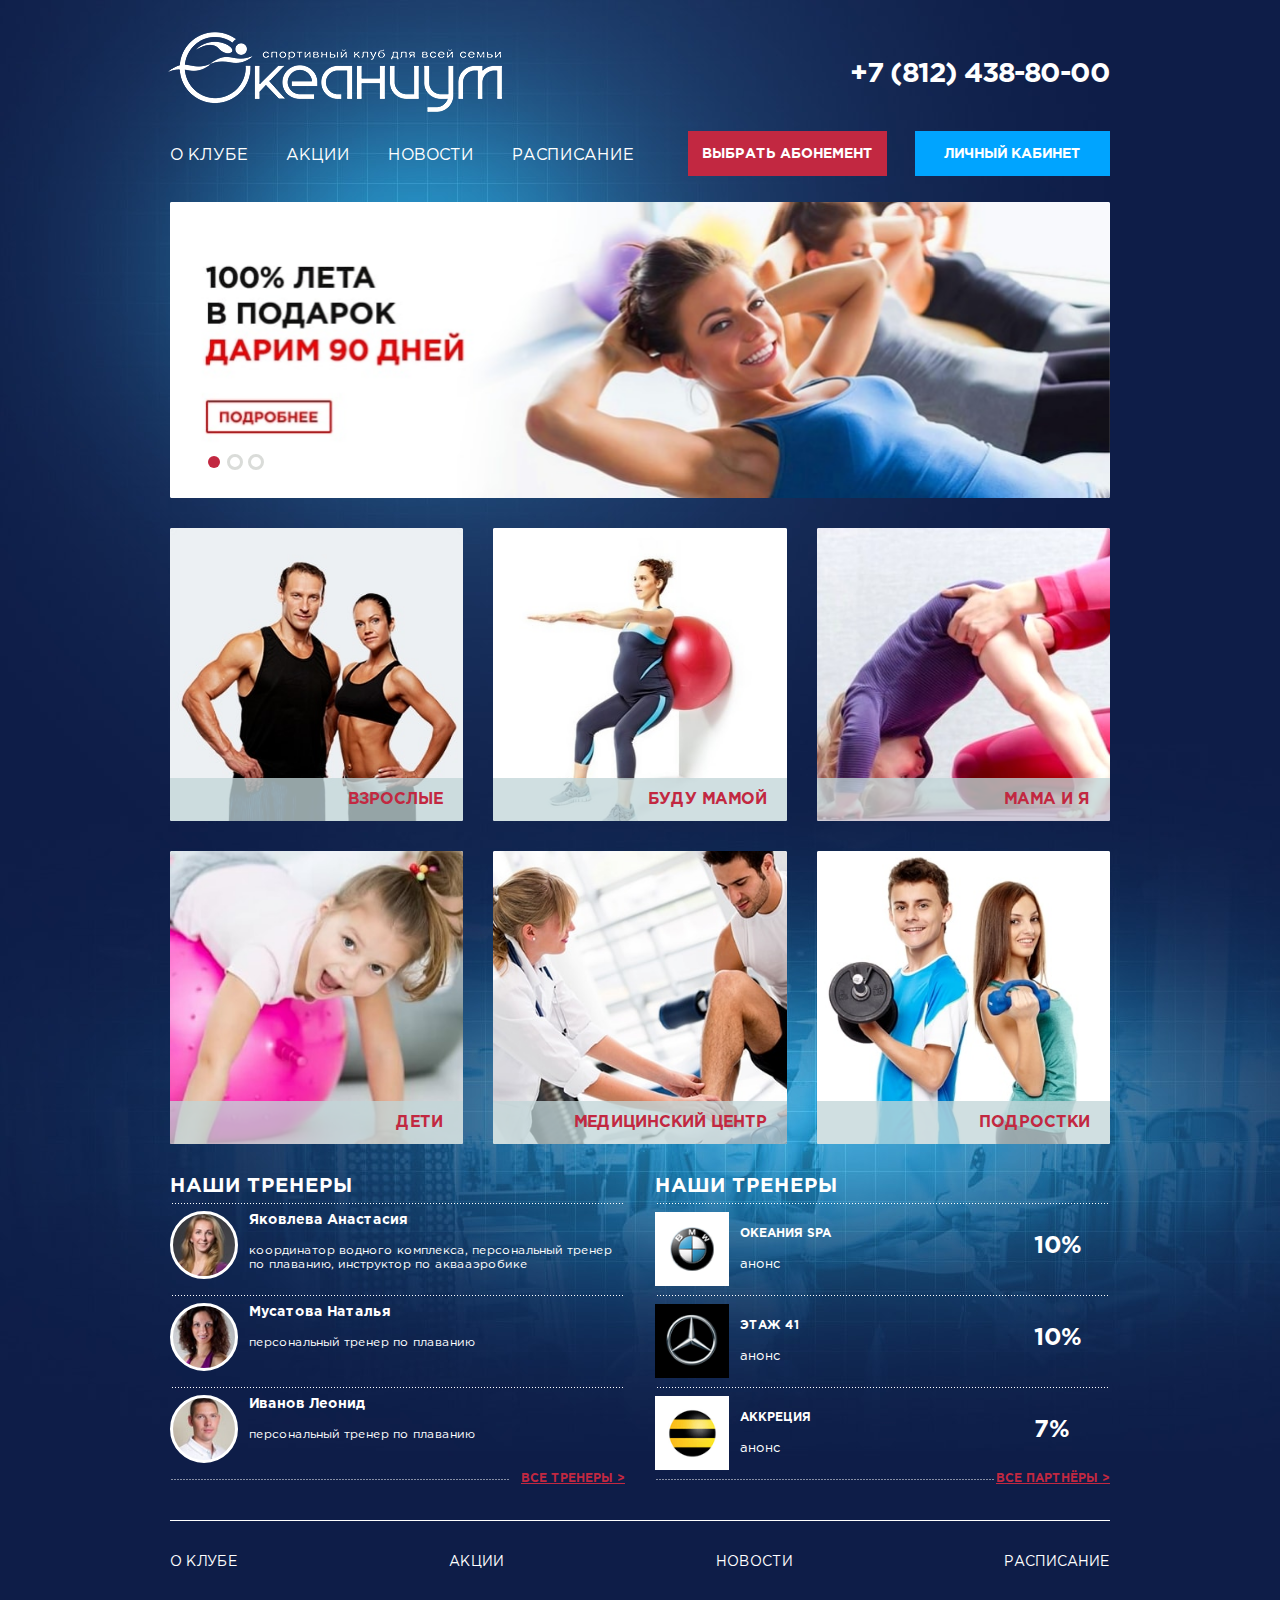
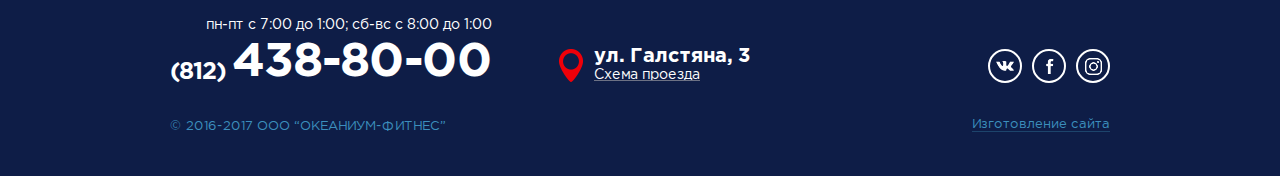
<file: index.html>
﻿<!DOCTYPE html>
<html>
<head>
	<title>Океаниум</title>
	<meta charset="utf-8">
	<meta name="viewport" content="width=device-width, user-scalable=yes">
	<!--<link href="./favicon.ico" rel="shortcut icon">-->
	<link href="./css/style.css" rel="stylesheet">
	<!--[if IE 8]>
		<script src="http://html5shiv.googlecode.com/svn/trunk/html5.js"></script>
	<![endif]-->
</head>
<body>
	<div class="wrapper">
		<header class="header">
			<a href="#" class="header--logo"></a>
			<h4 class="header--phone ya-phone">
				<a href="tel:+78124388000">+7 (812) 438-80-00</a>
			</h4>
			<nav class="nav">
				<a href="#">О клубе</a>
				<a href="#">Акции</a>
				<a href="#">Новости</a>
				<a href="#">Расписание</a>
			</nav>
			<div class="header__rc">
				<a href="#" class="header--button header--button_subscription">Выбрать абонемент</a>
				<div class="header--group">
					<button class="header--button header--button_personal">Личный кабинет</button>
					<div class="personal__drop">
						<input type="text" placeholder="Телефон">
						<input type="password" placeholder="Пароль">
						<a href="#" class="recover">Получить пароль</a>
						<input type="submit" value="Вход">
					</div>
				</div>
			</div>
		</header>
		<div class="content">
			<div class="introduction" data-ratio data-desktop-ratio="0.2354" data-tablet-ratio="0.3153" data-mobile-ratio="0.6666">
				<a href="#" class="item scale">
					<img data-desktop-image="./pic/intro-1-desktop.jpg" data-tablet-image="./pic/intro-1-tablet.jpg" data-mobile-image="./pic/intro-1-mobile.jpg" class="adaptive-image" alt="">
				</a>
				<a href="#" class="item scale">
					<img data-desktop-image="./pic/intro-1-desktop.jpg" data-tablet-image="./pic/intro-1-tablet.jpg" data-mobile-image="./pic/intro-1-mobile.jpg" class="adaptive-image" alt="">
				</a>
				<a href="#" class="item scale">
					<img data-desktop-image="./pic/intro-1-desktop.jpg" data-tablet-image="./pic/intro-1-tablet.jpg" data-mobile-image="./pic/intro-1-mobile.jpg" class="adaptive-image" alt="">
				</a>
			</div>
			<div class="catalog-grid" data-ratio data-desktop-ratio="1" data-tablet-ratio="1" data-mobile-ratio="1">
				<div class="catalog-grid--item">
					<a href="#" class="item-card">
						<h5>Взрослые</h5>
						<div class="pic scale">
							<img src="./pic/card-1.jpg" width="359" height="359" class="img-cover" alt="">
						</div>
					</a>
				</div>
				<div class="catalog-grid--item">
					<a href="#" class="item-card">
						<h5>Буду мамой</h5>
						<div class="pic scale">
							<img src="./pic/card-2.jpg" width="359" height="359" class="img-cover" alt="">
						</div>
					</a>
				</div>
				<div class="catalog-grid--item">
					<a href="#" class="item-card">
						<h5>Мама и я</h5>
						<div class="pic scale">
							<img src="./pic/card-3.jpg" width="359" height="359" class="img-cover" alt="">
						</div>
					</a>
				</div>
				<div class="catalog-grid--item">
					<a href="#" class="item-card">
						<h5>Дети</h5>
						<div class="pic scale">
							<img src="./pic/card-4.jpg" width="359" height="359" class="img-cover" alt="">
						</div>
					</a>
				</div>
				<div class="catalog-grid--item">
					<a href="#" class="item-card">
						<h5>медицинский центр</h5>
						<div class="pic scale">
							<img src="./pic/card-5.jpg" width="359" height="359" class="img-cover" alt="">
						</div>
					</a>
				</div>
				<div class="catalog-grid--item">
					<a href="#" class="item-card">
						<h5>Подростки</h5>
						<div class="pic scale">
							<img src="./pic/card-6.jpg" width="359" height="359" class="img-cover" alt="">
						</div>
					</a>
				</div>
				<!--<div class="catalog-grid--item catalog-grid--item_wide">
					<div class="item-list">
						<h3>Новости</h3>
						<div class="item-list__new">
							<h6>23.05.2017</h6>
							<p><a href="#">SUPP Pilates. Новый урок на новом оборудовании в бассейне.</a></p>
						</div>
						<div class="item-list__new">
							<h6>23.05.2017</h6>
							<p><a href="#">Международная конвенция по аквафитнесу WWIC 2017</a></p>
						</div>
						<div class="item-list__new">
							<h6>23.05.2017</h6>
							<p><a href="#">SUPP Pilates. Новый урок на новом оборудовании в бассейне.</a></p>
						</div>
						<a href="#" class="item-list--all">Все новости ></a>
					</div>
				</div>-->
				<div class="catalog-grid--item catalog-grid--item_wide">
					<div class="item-list">
						<h3>Наши тренеры</h3>
						<div class="item-list__coach">
							<div class="pic">
								<img src="./pic/coach-1.jpg" width="75" height="75" class="img-cover" alt="">
							</div>
							<h4>Яковлева Анастасия</h4>
							<p>координатор водного комплекса, персональный тренер по плаванию, инструктор по аквааэробике</p>
						</div>
						<div class="item-list__coach">
							<div class="pic">
								<img src="./pic/coach-2.jpg" width="75" height="75" class="img-cover" alt="">
							</div>
							<h4>Мусатова Наталья</h4>
							<p>персональный тренер по плаванию</p>
						</div>
						<div class="item-list__coach">
							<div class="pic">
								<img src="./pic/coach-3.jpg" width="75" height="75" class="img-cover" alt="">
							</div>
							<h4>Иванов Леонид</h4>
							<p>персональный тренер по плаванию</p>
						</div>
						<a href="#" class="item-list--all">Все тренеры ></a>
					</div>
				</div>
				<div class="catalog-grid--item catalog-grid--item_wide">
					<div class="item-list">
						<h3>Наши тренеры</h3>
						<div class="item-list__partner">
							<div class="pic">
								<img src="./pic/bmw-icon.png" width="88" height="88" class="img-cover" alt="">
							</div>
							<p>ОКЕАНИЯ SPA <span>анонс</span></p>
							<h5>10%</h5>
						</div>
						<div class="item-list__partner">
							<div class="pic">
								<img src="./pic/mersedes-icon.png" width="88" height="88" class="img-cover" alt="">
							</div>
							<p>ЭТАЖ 41 <span>анонс</span></p>
							<h5>10%</h5>
						</div>
						<div class="item-list__partner">
							<div class="pic">
								<img src="./pic/beeline-icon.png" width="88" height="88" class="img-cover" alt="">
							</div>
							<p>АККРЕЦИЯ <span>анонс</span></p>
							<h5>7%</h5>
						</div>
						<a href="#" class="item-list--all">Все партнёры ></a>
					</div>
				</div>
			</div>
		</div>
		<div class="footer-clear"></div>
	</div>
	<footer class="footer">
		<div class="footer__row">
			<div class="footer--contacts">
				<p>пн-пт с 7:00 до 1:00; сб-вс с 8:00 до 1:00</p>
				<h5><a href="tel:+78124388000"><span>(812)</span> 438-80-00</a></h5>
			</div>
			<div class="footer--address">
				<h5>ул. Галстяна, 3</h5>
				<p><a href="#">Схема проезда</a></p>
			</div>
			<div class="footer--social">
				<a href="#" class="vk-icon"></a>
				<a href="#" class="fb-icon"></a>
				<a href="#" class="in-icon"></a>
			</div>
			<p class="footer--copy">© 2016-2017 ООО “ОКЕАНИУМ-ФИТНЕС”</p>
			<div class="footer--nav">
				<a href="#">О клубе</a>
				<a href="#">Акции</a>
				<a href="#">Новости</a>
				<a href="#">Расписание</a>
			</div>
			<a href="#" class="footer--author">Изготовление сайта</a>
		</div>
	</footer>
	<script src="./js/libs.js"></script>
	<script src="./js/scripts.js"></script>
</body>
</html>
</file>
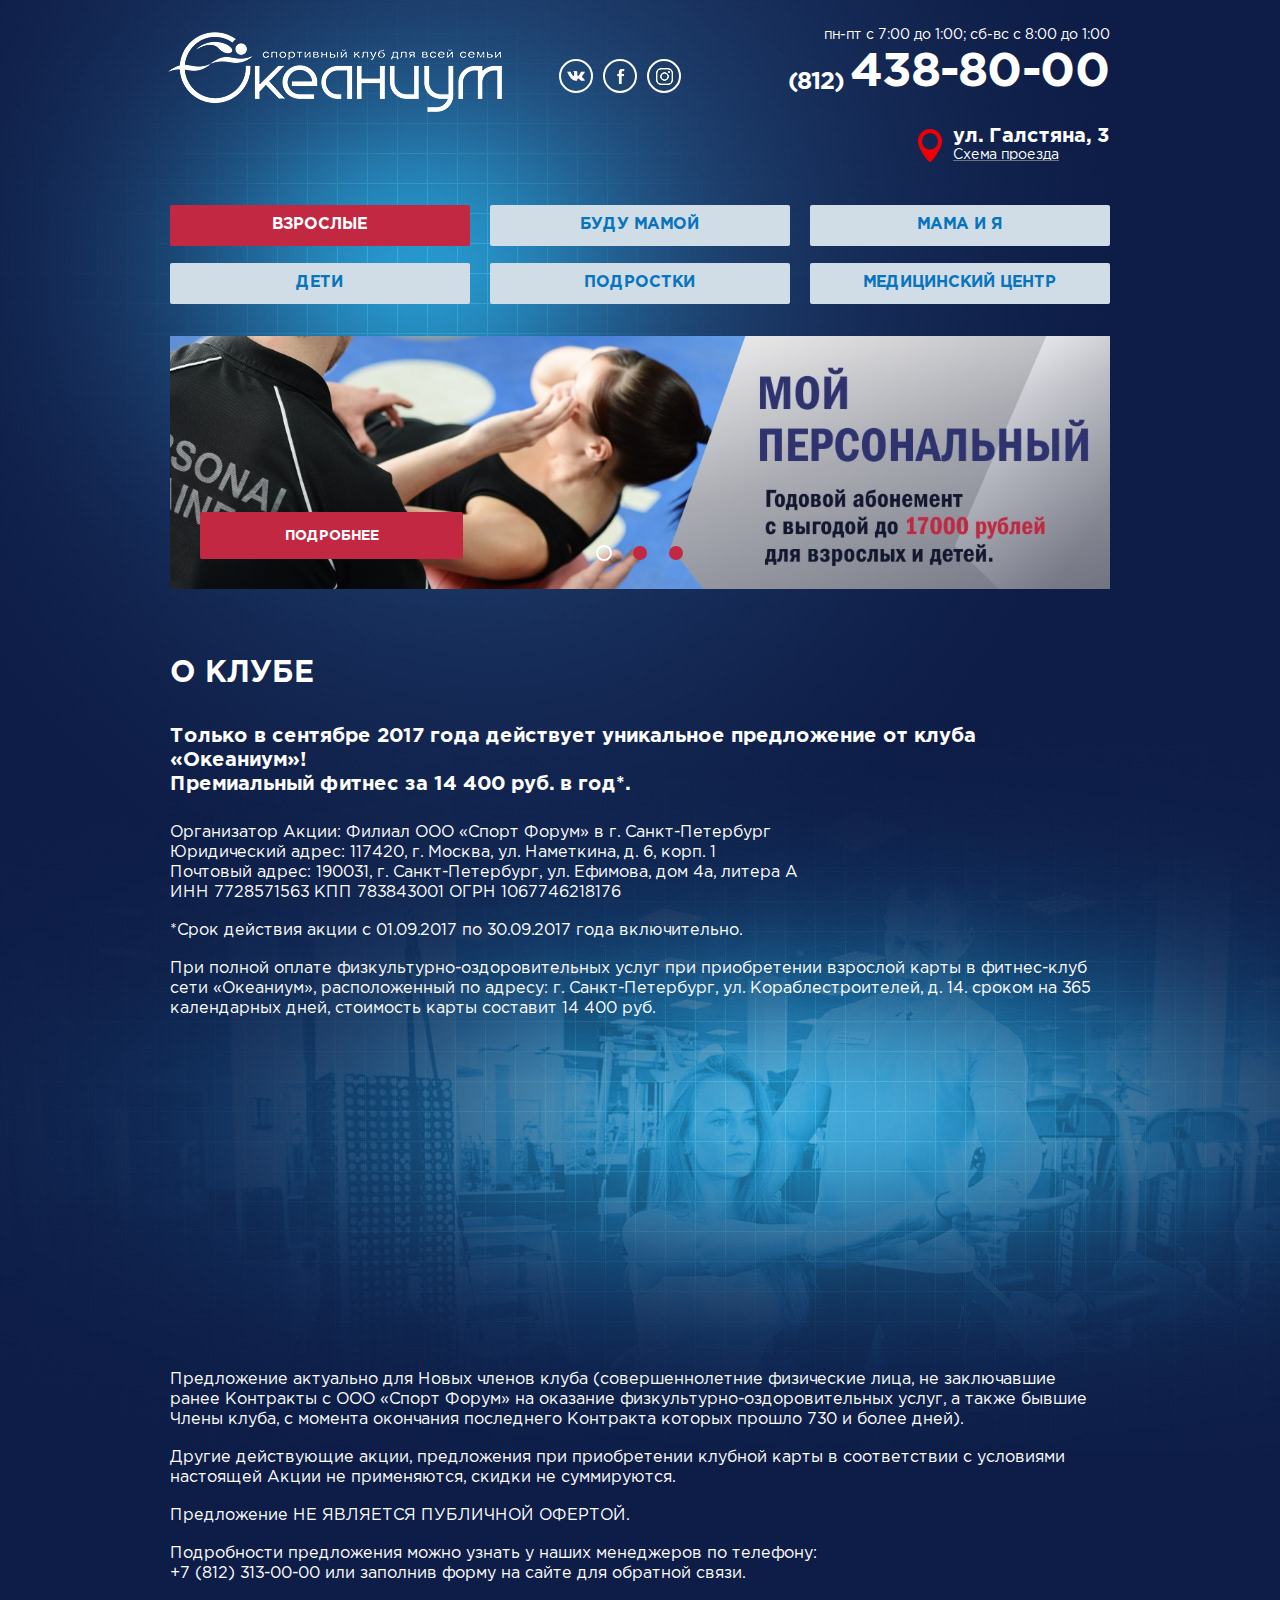
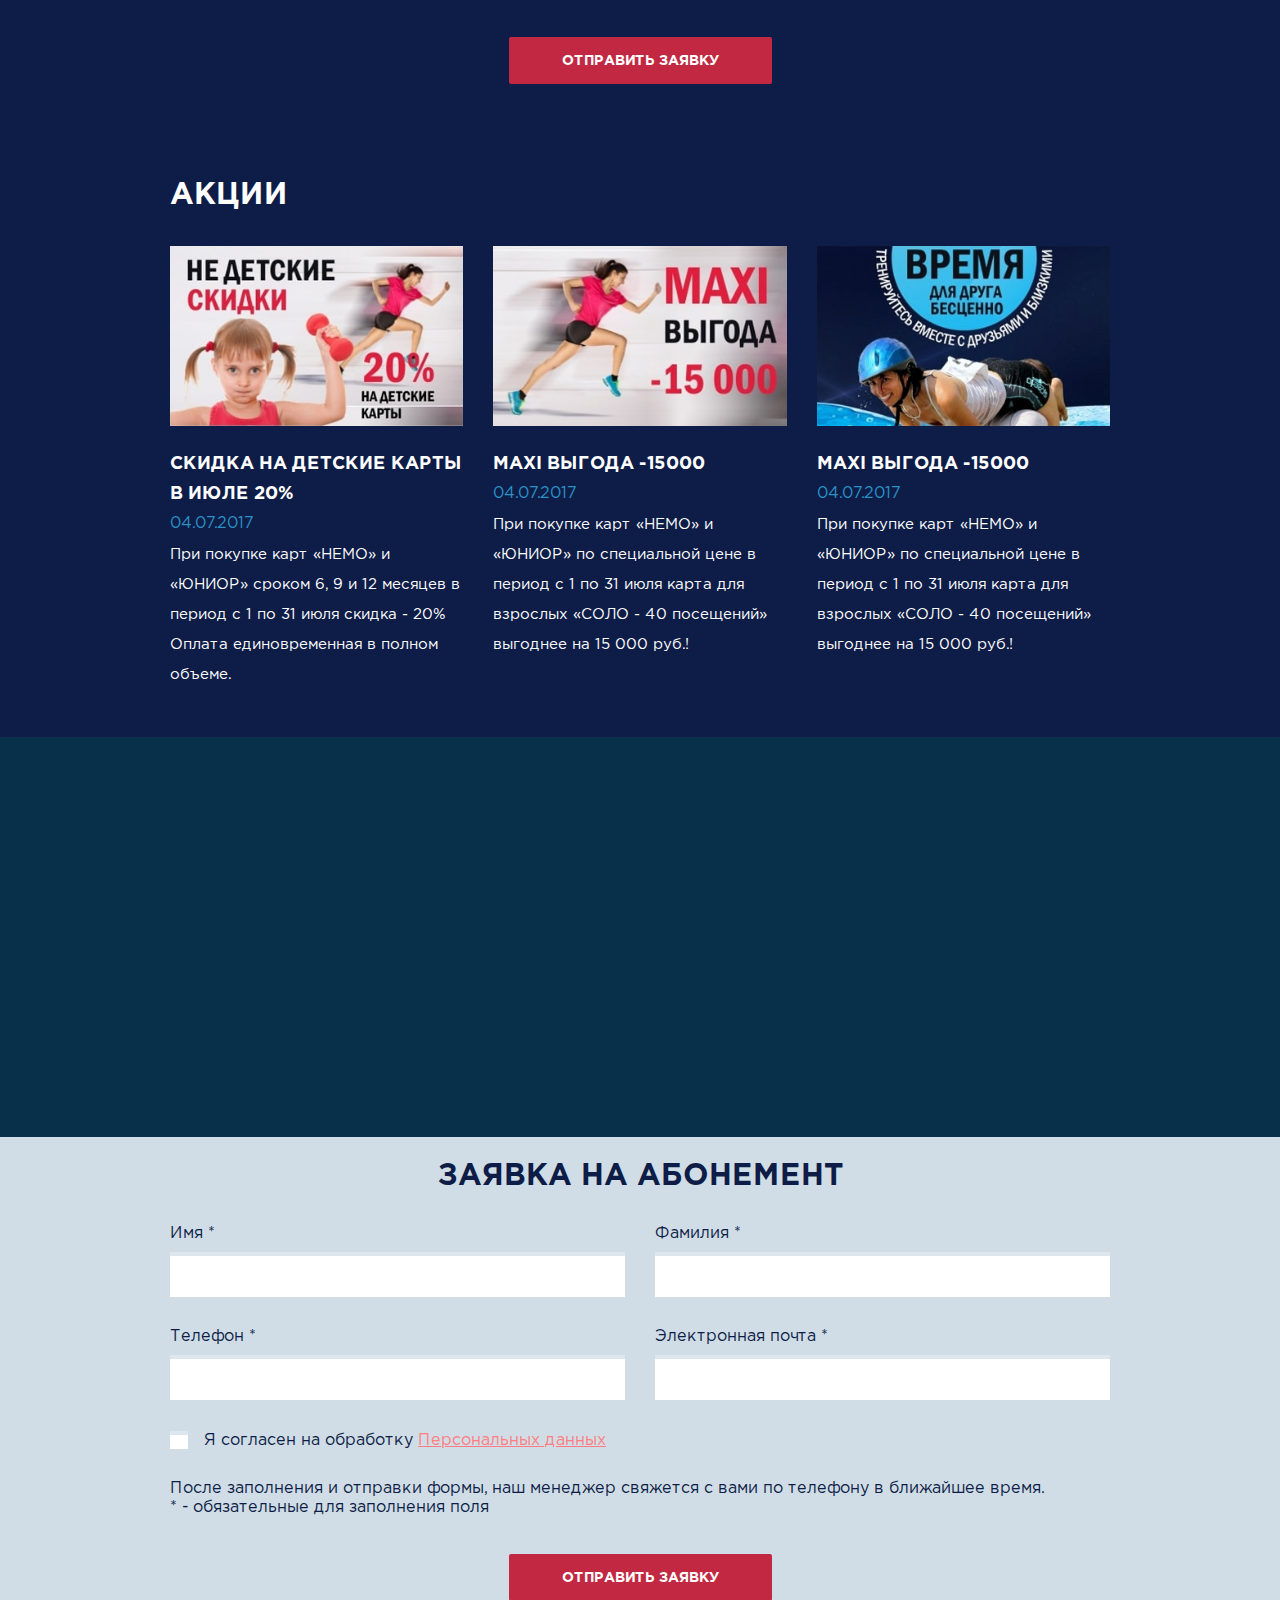
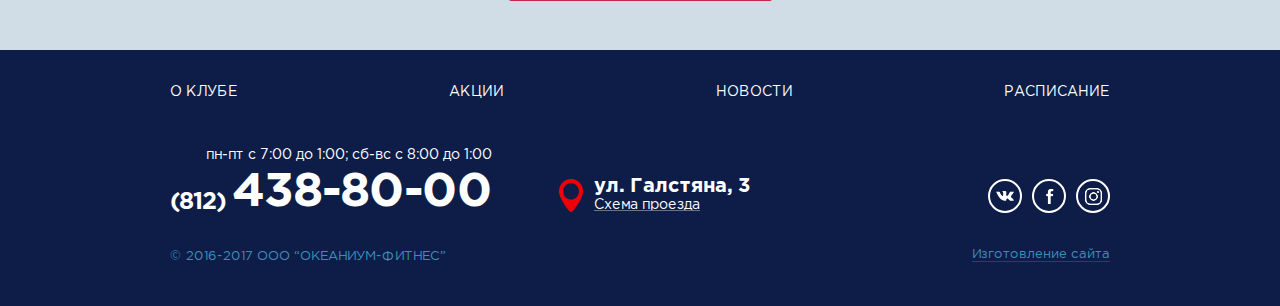
<file: about.html>
﻿<!DOCTYPE html>
<html>
<head>
	<title>Океаниум</title>
	<meta charset="utf-8">
	<meta name="viewport" content="width=device-width, user-scalable=yes">
	<!--<link href="./favicon.ico" rel="shortcut icon">-->
	<link href="./css/style.css" rel="stylesheet">
	<!--[if IE 8]>
		<script src="http://html5shiv.googlecode.com/svn/trunk/html5.js"></script>
	<![endif]-->
</head>
<body class="page_custom">
	<div class="wrapper">
		<header class="header">
			<a href="#" class="header--logo" data-open="gift"></a>
			<nav class="nav">
				<a href="#">О клубе</a>
				<a href="#">Акции</a>
				<a href="#">Новости</a>
				<a href="#">Расписание</a>
			</nav>
			<div class="footer--social">
				<a href="#" class="vk-icon"></a>
				<a href="#" class="fb-icon"></a>
				<a href="#" class="in-icon"></a>
			</div>
			<div class="footer--address">
				<h5>ул. Галстяна, 3</h5>
				<p><a href="#">Схема проезда</a></p>
			</div>
			<div class="footer--contacts">
				<p>пн-пт с 7:00 до 1:00; сб-вс с 8:00 до 1:00</p>
				<h5><a href="tel:+78124388000"><span>(812)</span> 438-80-00</a></h5>
			</div>
		</header>
		<div class="content">
			<ul class="navigation">
				<li><a href="#" class="special">Взрослые</a></li>
				<li><a href="#">Буду мамой</a></li>
				<li><a href="#">Мама и я</a></li>
				<li><a href="#">Дети</a></li>
				<li><a href="#">Подростки</a></li>
				<li><a href="#">Медицинский центр</a></li>
			</ul>
		</div>
		<div class="offer">
			<div class="offer__slider">
				<div class="item scale">
					<a href="#" class="link" data-scroll-link="request">Подробнее</a>
					<img data-desktop-image="./pic/1_1.jpg" data-tablet-image="./pic/2_1.jpg" data-mobile-image="./pic/3_1.jpg" class="adaptive-image" alt="">
				</div>
				<div class="item scale">
					<a href="#" class="link" data-scroll-link="request">Подробнее</a>
					<img data-desktop-image="./pic/1_1.jpg" data-tablet-image="./pic/2_1.jpg" data-mobile-image="./pic/3_1.jpg" class="adaptive-image" alt="">
				</div>
				<div class="item scale">
					<a href="#" class="link" data-scroll-link="request">Подробнее</a>
					<img data-desktop-image="./pic/1_1.jpg" data-tablet-image="./pic/2_1.jpg" data-mobile-image="./pic/3_1.jpg" class="adaptive-image" alt="">
				</div>
			</div>
		</div>
		<div class="content">
			<div class="about">
				<h2>О клубе</h2>
				<h4>Только в сентябре 2017 года действует уникальное предложение от клуба «Океаниум»!<br>
				Премиальный фитнес за 14 400 руб. в год*.</h4>
				<p>Организатор Акции: Филиал ООО «Спорт Форум» в г. Санкт-Петербург<br>
				Юридический адрес: 117420, г. Москва, ул. Наметкина, д. 6, корп. 1<br>
				Почтовый адрес: 190031, г. Санкт-Петербург, ул. Ефимова, дом 4а, литера А<br>
				ИНН 7728571563 КПП 783843001 ОГРН 1067746218176</p>
				<p>*Срок действия акции с 01.09.2017 по 30.09.2017 года включительно.</p>
				<p>При полной оплате физкультурно-оздоровительных услуг при приобретении взрослой карты в фитнес-клуб сети «Океаниум», расположенный по адресу: г. Санкт-Петербург, ул. Кораблестроителей, д. 14. сроком на 365 календарных дней, стоимость карты составит 14 400 руб.</p>
				<div class="about__video" data-video>
					<iframe width="560" height="315" src="https://www.youtube.com/embed/v_tfjKJLa-M" frameborder="0" allow="autoplay; encrypted-media" allowfullscreen></iframe>
				</div>
				<p>Предложение актуально для Новых членов клуба (совершеннолетние физические лица, не заключавшие ранее Контракты с ООО «Спорт Форум» на оказание физкультурно-оздоровительных услуг, а также бывшие Члены клуба, с момента окончания последнего Контракта которых прошло 730 и более дней).</p>
				<p>Другие действующие акции, предложения при приобретении клубной карты в соответствии с условиями настоящей Акции не применяются, скидки не суммируются.</p>
				<p>Предложение НЕ ЯВЛЯЕТСЯ ПУБЛИЧНОЙ ОФЕРТОЙ.</p>
				<p>Подробности предложения можно узнать у наших менеджеров по телефону:<br>
				+7 (812) 313-00-00 или заполнив форму на сайте для обратной связи.</p>
				<button data-scroll-link="request">Отправить заявку</button>
			</div>
			<h1>Акции</h1>
			<div class="stock stock_inline" data-ratio data-desktop-ratio="0.6111" data-tablet-ratio="0.6111" data-mobile-ratio="0.6111">
				<div class="stock__item">
					<a href="#" class="pic scale">
						<img src="./pic/stock-1.jpg" width="360" height="220" class="img-cover" alt="">
					</a>
					<h3><a href="#">Скидка на детские карты в июле 20%</a></h3>
					<h6>04.07.2017</h6>
					<p>При покупке карт «НЕМО» и «ЮНИОР» сроком 6, 9 и 12 месяцев в период с 1 по 31 июля скидка - 20% Оплата единовременная в полном объеме.</p>
				</div>
				<div class="stock__item">
					<a href="#" class="pic scale">
						<img src="./pic/stock-2.jpg" width="360" height="220" class="img-cover" alt="">
					</a>
					<h3><a href="#">МAXI ВЫГОДА -15000</a></h3>
					<h6>04.07.2017</h6>
					<p>При покупке карт «НЕМО» и «ЮНИОР» по специальной цене в период с 1 по 31 июля карта для взрослых «СОЛО - 40 посещений» выгоднее на 15 000 руб.!</p>
				</div>
				<div class="stock__item">
					<a href="#" class="pic scale">
						<img src="./pic/stock-3.jpg" width="360" height="220" class="img-cover" alt="">
					</a>
					<h3><a href="#">МAXI ВЫГОДА -15000</a></h3>
					<h6>04.07.2017</h6>
					<p>При покупке карт «НЕМО» и «ЮНИОР» по специальной цене в период с 1 по 31 июля карта для взрослых «СОЛО - 40 посещений» выгоднее на 15 000 руб.!</p>
				</div>
				<div class="stock__item">
					<a href="#" class="pic scale">
						<img src="./pic/stock-4.jpg" width="360" height="220" class="img-cover" alt="">
					</a>
					<h3><a href="#">МAXI ВЫГОДА -15000</a></h3>
					<h6>04.07.2017</h6>
					<p>При покупке карт «НЕМО» и «ЮНИОР» по специальной цене в период с 1 по 31 июля карта для взрослых «СОЛО - 40 посещений» выгоднее на 15 000 руб.!</p>
				</div>
				<div class="stock__item">
					<a href="#" class="pic scale">
						<img src="./pic/stock-5.jpg" width="360" height="220" class="img-cover" alt="">
					</a>
					<h3><a href="#">МAXI ВЫГОДА -15000</a></h3>
					<h6>04.07.2017</h6>
					<p>При покупке карт «НЕМО» и «ЮНИОР» по специальной цене в период с 1 по 31 июля карта для взрослых «СОЛО - 40 посещений» выгоднее на 15 000 руб.!</p>
				</div>
				<div class="stock__item">
					<a href="#" class="pic scale">
						<img src="./pic/stock-6.jpg" width="360" height="220" class="img-cover" alt="">
					</a>
					<h3><a href="#">МAXI ВЫГОДА -15000</a></h3>
					<h6>04.07.2017</h6>
					<p>При покупке карт «НЕМО» и «ЮНИОР» по специальной цене в период с 1 по 31 июля карта для взрослых «СОЛО - 40 посещений» выгоднее на 15 000 руб.!</p>
				</div>
				<div class="stock__item">
					<a href="#" class="pic scale">
						<img src="./pic/stock-7.jpg" width="360" height="220" class="img-cover" alt="">
					</a>
					<h3><a href="#">МAXI ВЫГОДА -15000</a></h3>
					<h6>04.07.2017</h6>
					<p>При покупке карт «НЕМО» и «ЮНИОР» по специальной цене в период с 1 по 31 июля карта для взрослых «СОЛО - 40 посещений» выгоднее на 15 000 руб.!</p>
				</div>
				<div class="stock__item">
					<a href="#" class="pic scale">
						<img src="./pic/stock-8.jpg" width="360" height="220" class="img-cover" alt="">
					</a>
					<h3><a href="#">МAXI ВЫГОДА -15000</a></h3>
					<h6>04.07.2017</h6>
					<p>При покупке карт «НЕМО» и «ЮНИОР» по специальной цене в период с 1 по 31 июля карта для взрослых «СОЛО - 40 посещений» выгоднее на 15 000 руб.!</p>
				</div>
			</div>
		</div>
	</div>
	<div id="map"></div>
	<script src="http://api-maps.yandex.ru/2.1/?lang=ru_RU" type="text/javascript"></script>
	<script type="text/javascript">
		ymaps.ready(init);
		function init() {
			var myMap = new ymaps.Map('map', {
				center: [59.84167154869322,30.31618077116391],
				zoom: 15
			}, {
				searchControlProvider: 'yandex#search'
			});
			myMap.geoObjects.add(new ymaps.Placemark([59.84108842546306,30.31618077116391], {
				balloonContent: 'Фитнес-клуб "Океаниум"'
			}, {
				preset: 'islands#icon',
				iconColor: '#1e98ff'
			}));
		}
	</script>
	<div class="request" data-scroll-target="request">
		<div class="request__row">
			<h2>Заявка на абонемент</h2>
			<div class="request__form">
				<div class="request__rc">
					<div class="request__item">
						<label>Имя *</label>
						<input type="text">
					</div>
					<div class="request__item">
						<label>Фамилия *</label>
						<input type="text">
					</div>
					<div class="request__item">
						<label>Телефон *</label>
						<input type="text">
					</div>
					<div class="request__item">
						<label>Электронная почта *</label>
						<input type="text">
					</div>
					<h6><input type="checkbox">Я согласен на обработку <a href="#">Персональных данных</a></h6>
					<p>После заполнения и отправки формы, наш менеджер свяжется с вами по телефону в ближайшее время.<br>
					* - обязательные для заполнения поля</p>
					<button>Отправить заявку</button>
				</div>
			</div>
		</div>
	</div>
	<div class="footer-clear"></div>
	<footer class="footer">
		<div class="footer__row">
			<div class="footer--contacts">
				<p>пн-пт с 7:00 до 1:00; сб-вс с 8:00 до 1:00</p>
				<h5><a href="tel:+78124388000"><span>(812)</span> 438-80-00</a></h5>
			</div>
			<div class="footer--address">
				<h5>ул. Галстяна, 3</h5>
				<p><a href="#">Схема проезда</a></p>
			</div>
			<div class="footer--social">
				<a href="#" class="vk-icon"></a>
				<a href="#" class="fb-icon"></a>
				<a href="#" class="in-icon"></a>
			</div>
			<p class="footer--copy">© 2016-2017 ООО “ОКЕАНИУМ-ФИТНЕС”</p>
			<div class="footer--nav">
				<a href="#">О клубе</a>
				<a href="#">Акции</a>
				<a href="#">Новости</a>
				<a href="#">Расписание</a>
			</div>
			<a href="#" class="footer--author">Изготовление сайта</a>
		</div>
	</footer>
	<div class="fade-bg"></div>
	<div class="modal modal_gift" data-target="gift">
		<h4>Минуточку! Хотите подарок?</h4>
		<p>Оставьте ваш E-mail и мы вышлем вам промокод.<br>
		Покажите промокод при оформлении договора менеджеру в отделе продаж и получите <span>стильный фитнес аксессуар</span></p>
		<div class="modal_gift__item">
			<label>Электронный адрес:</label>
			<input type="text">
		</div>
		<div class="modal_gift__item">
			<label>Электронный адрес:</label>
			<input type="text">
		</div>
		<div class="modal_gift__item">
			<label>Электронный адрес:</label>
			<input type="text">
		</div>
		<div class="modal_gift__item">
			<label>Электронный адрес:</label>
			<input type="text">
		</div>
		<div class="modal_gift__item">
			<label>Электронный адрес:</label>
			<input type="text">
		</div>
		<div class="modal_gift__item">
			<label>Электронный адрес:</label>
			<input type="text">
		</div>
		<div class="modal_gift__item">
			<label>Электронный адрес:</label>
			<input type="text">
		</div>
		<div class="modal_gift__item">
			<label>Электронный адрес:</label>
			<input type="text">
		</div>
		<div class="modal_gift__item">
			<label>Электронный адрес:</label>
			<input type="text">
		</div>
		<div class="modal_gift__item">
			<label>Электронный адрес:</label>
			<input type="text">
		</div>
		<div class="modal_gift__item">
			<label>Электронный адрес:</label>
			<input type="text">
		</div>
		<div class="modal_gift__item">
			<label>Электронный адрес:</label>
			<input type="text">
		</div>
		<span class="modal--agreement"><input type="checkbox" id="rules">Я согласен на обработку своих персональных данных (<a href="/files/agreement.pdf" target="_blank">соглашение</a>)</span>
		<div class="modal_gift___controls">
			<button class="reject">Я остаюсь без подарка</button>
			<button class="take" data-modal-close>Я люблю подарки</button>
		</div>
	</div>
	<input type="hidden" class="offer-gift" data-open="gift">
	<script src="./js/libs.js"></script>
	<script src="./js/scripts.js"></script>
</body>
</html>
</file>
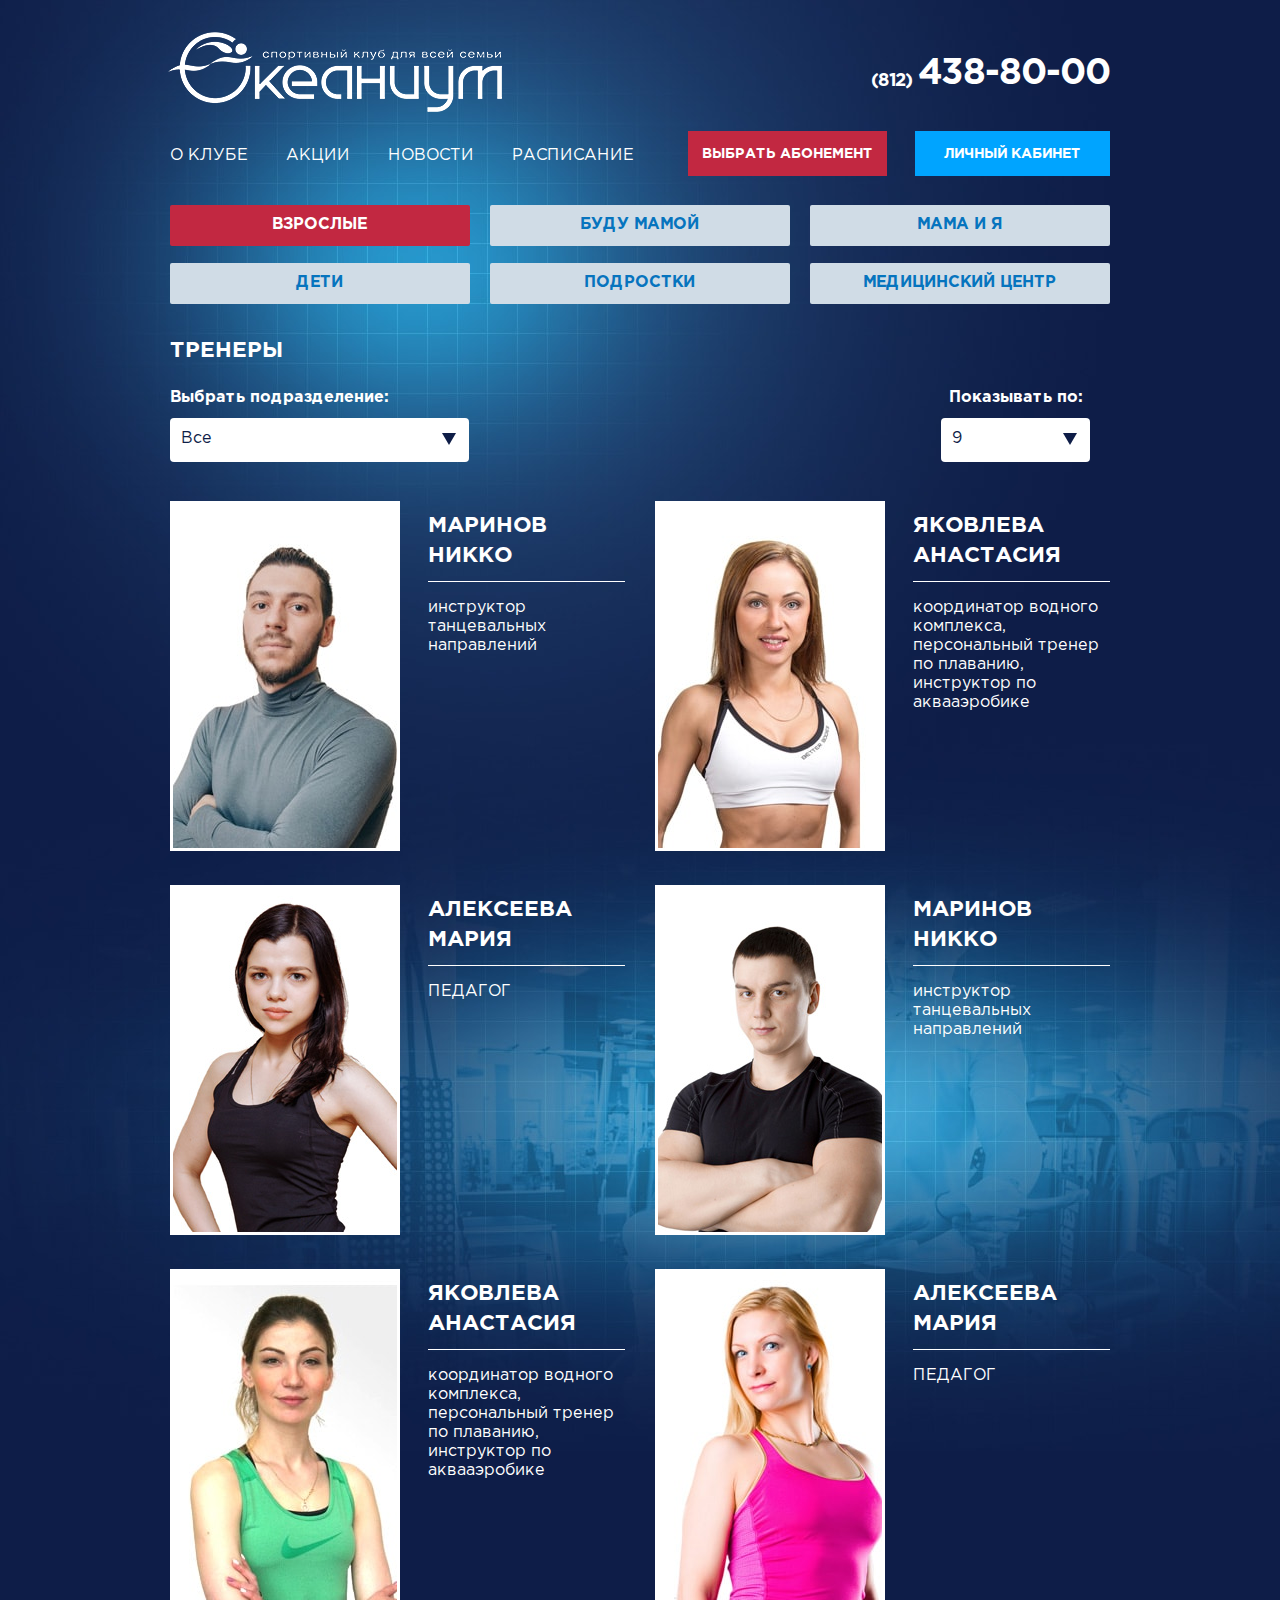
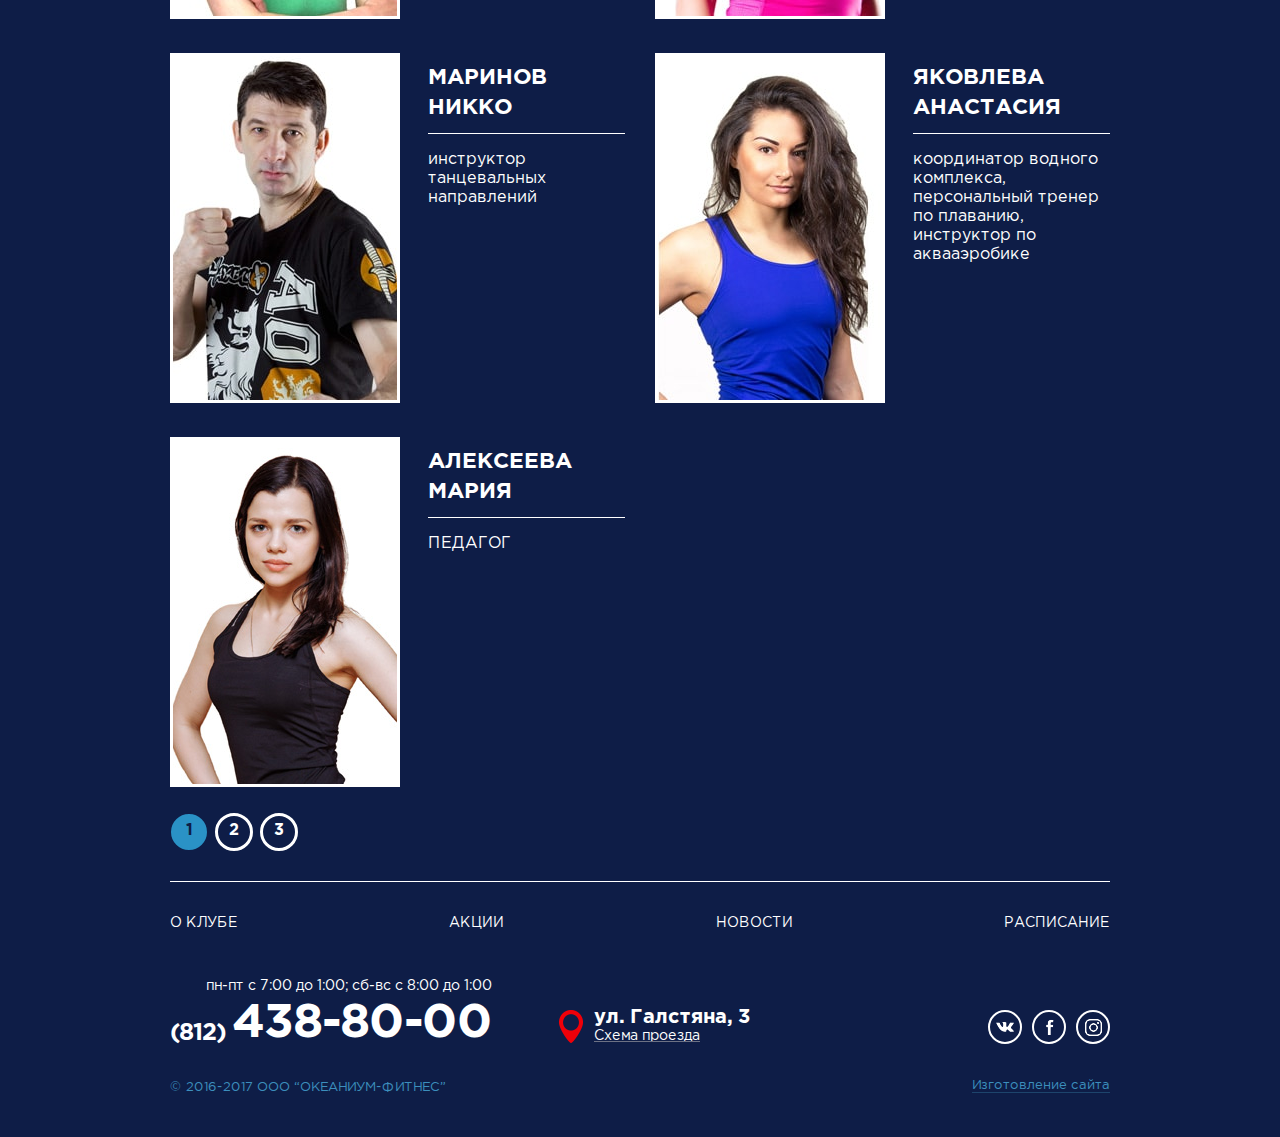
<file: coachs.html>
﻿<!DOCTYPE html>
<html>
<head>
	<title>Океаниум</title>
	<meta charset="utf-8">
	<meta name="viewport" content="width=device-width, user-scalable=yes">
	<!--<link href="./favicon.ico" rel="shortcut icon">-->
	<link href="./css/style.css" rel="stylesheet">
	<!--[if IE 8]>
		<script src="http://html5shiv.googlecode.com/svn/trunk/html5.js"></script>
	<![endif]-->
</head>
<body>
	<div class="wrapper">
		<header class="header">
			<a href="#" class="header--logo"></a>
			<h4 class="header--phone">
				<a href="tel:+78124388000"><span>(812)</span> 438-80-00</a>
			</h4>
			<nav class="nav">
				<a href="#">О клубе</a>
				<a href="#">Акции</a>
				<a href="#">Новости</a>
				<a href="#">Расписание</a>
			</nav>
			<div class="header__rc">
				<a href="#" class="header--button header--button_subscription">Выбрать абонемент</a>
				<div class="header--group">
					<button class="header--button header--button_personal">Личный кабинет</button>
					<div class="personal__drop">
						<input type="text" placeholder="Телефон">
						<input type="password" placeholder="Пароль">
						<a href="#" class="recover">Получить пароль</a>
						<input type="submit" value="Вход">
					</div>
				</div>
			</div>
		</header>
		<div class="content">
			<ul class="navigation">
				<li><a href="#" class="special">Взрослые</a></li>
				<li><a href="#">Буду мамой</a></li>
				<li><a href="#">Мама и я</a></li>
				<li><a href="#">Дети</a></li>
				<li><a href="#">Подростки</a></li>
				<li><a href="#">Медицинский центр</a></li>
			</ul>
			<h1>Тренеры</h1>
			<div class="filter">
				<div class="filter__item">
					<h5>Выбрать<br> подразделение:</h5>
					<select class="mobile-hide">
						<option>Все</option>
						<option>Все</option>
						<option>Все</option>
						<option>Все</option>
					</select>
					<ul class="subunit-nav mobile-show">
						<li><a href="#" class="special">АЭРОБНОЕ ПОДРАЗДЕЛЕНИЕ</a></li>
						<li><a href="#">ВОДНЫЙ КОМПЛЕКС</a></li>
						<li><a href="#">ДЕТСКИЙ КЛУБ</a></li>
						<li><a href="#">ТРЕНАЖЕРНЫЙ ЗАЛ</a></li>
						<li><a href="#">МЕДИЦИНСКИЙ ЦЕНТР</a></li>
					</ul>
				</div>
				<div class="filter__item filter__item_quantity">
					<h5>Показывать<br> по:</h5>
					<select>
						<option>9</option>
						<option>18</option>
						<option>27</option>
						<option>36</option>
					</select>
				</div>
			</div>
			<div class="coachs">
				<div class="coachs__item">
					<div class="pic" data-open="coach-1">
						<img src="./pic/photo-1.jpg" width="224" height="344" class="img-cover" alt="">
					</div>
					<h3 data-open="coach-1">Маринов<br> Никко</h3>
					<p>инструктор танцевальных направлений</p>
				</div>
				<div class="coachs__item">
					<div class="pic" data-open="coach-1">
						<img src="./pic/photo-2.jpg" width="224" height="344" class="img-cover" alt="">
					</div>
					<h3 data-open="coach-1">Яковлева Анастасия</h3>
					<p>координатор водного комплекса, персональный тренер по плаванию, инструктор по аквааэробике</p>
				</div>
				<div class="coachs__item">
					<div class="pic" data-open="coach-1">
						<img src="./pic/photo-3.jpg" width="224" height="344" class="img-cover" alt="">
					</div>
					<h3 data-open="coach-1">АЛЕКСЕЕВА МАРИЯ</h3>
					<p>ПЕДАГОГ</p>
				</div>
				<div class="coachs__item">
					<div class="pic" data-open="coach-1">
						<img src="./pic/photo-4.jpg" width="224" height="344" class="img-cover" alt="">
					</div>
					<h3 data-open="coach-1">Маринов<br> Никко</h3>
					<p>инструктор танцевальных направлений</p>
				</div>
				<div class="coachs__item">
					<div class="pic" data-open="coach-1">
						<img src="./pic/photo-5.jpg" width="224" height="344" class="img-cover" alt="">
					</div>
					<h3 data-open="coach-1">Яковлева Анастасия</h3>
					<p>координатор водного комплекса, персональный тренер по плаванию, инструктор по аквааэробике</p>
				</div>
				<div class="coachs__item">
					<div class="pic" data-open="coach-1">
						<img src="./pic/photo-6.jpg" width="224" height="344" class="img-cover" alt="">
					</div>
					<h3 data-open="coach-1">АЛЕКСЕЕВА МАРИЯ</h3>
					<p>ПЕДАГОГ</p>
				</div>
				<div class="coachs__item">
					<div class="pic" data-open="coach-1">
						<img src="./pic/photo-7.jpg" width="224" height="344" class="img-cover" alt="">
					</div>
					<h3 data-open="coach-1">Маринов<br> Никко</h3>
					<p>инструктор танцевальных направлений</p>
				</div>
				<div class="coachs__item">
					<div class="pic" data-open="coach-1">
						<img src="./pic/photo-8.jpg" width="224" height="344" class="img-cover" alt="">
					</div>
					<h3 data-open="coach-1">Яковлева Анастасия</h3>
					<p>координатор водного комплекса, персональный тренер по плаванию, инструктор по аквааэробике</p>
				</div>
				<div class="coachs__item">
					<div class="pic" data-open="coach-1">
						<img src="./pic/photo-3.jpg" width="224" height="344" class="img-cover" alt="">
					</div>
					<h3 data-open="coach-1">АЛЕКСЕЕВА МАРИЯ</h3>
					<p>ПЕДАГОГ</p>
				</div>
			</div>
			<ul class="pagination">
				<li class="active"><span>1</span></li>
				<li><a href="#">2</a></li>
				<li><a href="#">3</a></li>
			</ul>
		</div>
		<div class="footer-clear"></div>
	</div>
	<footer class="footer">
		<div class="footer__row">
			<div class="footer--contacts">
				<p>пн-пт с 7:00 до 1:00; сб-вс с 8:00 до 1:00</p>
				<h5><a href="tel:+78124388000"><span>(812)</span> 438-80-00</a></h5>
			</div>
			<div class="footer--address">
				<h5>ул. Галстяна, 3</h5>
				<p><a href="#">Схема проезда</a></p>
			</div>
			<div class="footer--social">
				<a href="#" class="vk-icon"></a>
				<a href="#" class="fb-icon"></a>
				<a href="#" class="in-icon"></a>
			</div>
			<p class="footer--copy">© 2016-2017 ООО “ОКЕАНИУМ-ФИТНЕС”</p>
			<div class="footer--nav">
				<a href="#">О клубе</a>
				<a href="#">Акции</a>
				<a href="#">Новости</a>
				<a href="#">Расписание</a>
			</div>
			<a href="#" class="footer--author">Изготовление сайта</a>
		</div>
	</footer>
	<div class="fade-bg"></div>
	<div class="modal modal_coach" data-target="coach-1">
		<span class="modal--close"></span>
		<div class="modal_coach__row">
			<div class="modal_coach__lc">
				<div class="pic">
					<img src="./pic/photo-0.jpg" width="270" height="384" class="img-contain" alt="">
				</div>
			</div>
			<div class="modal_coach__rc">
				<h2><span>Шевченко Борис</span> персональный тренер</h2>
				<div class="modal_coach__rc--group">
					<h5>НАПРАВЛЕНИЯ</h5>
					<p>силовой тренинг, функциональный тренинг, коррекция веса (набор мышечной массы, снижение жировой массы тела), составление индивидуальных тренировочных программ, основные рекомендации по питанию,реабилитационный тренинг.</p>
				</div>
				<div class="modal_coach__rc--group">
					<h5>ОБРАЗОВАНИЕ И СПОРТИВНЫЕ ДОСТИЖЕНИЯ</h5>
					<p>Военный институт(ЯВФЭИ). Дополнительно: колледж бодибилдинга и фитнеса им.Б.Вейдера. Курсы повышения квалификации по специальности: "Персональный тренер по бодибилдингу и фитнесу". КМС по легкой атлетике.</p>
				</div>
				<div class="modal_coach__rc--group">
					<h5>ОПЫТ РАБОТЫ</h5>
					<p>с 2005 г.</p>
				</div>
				<div class="modal_coach__rc--group">
					<h5>ПОДРАЗДЕЛЕНИЯ</h5>
					<p>Тренажерный зал</p>
				</div>
			</div>
		</div>
	</div>
	<script src="./js/libs.js"></script>
	<script src="./js/scripts.js"></script>
</body>
</html>
</file>
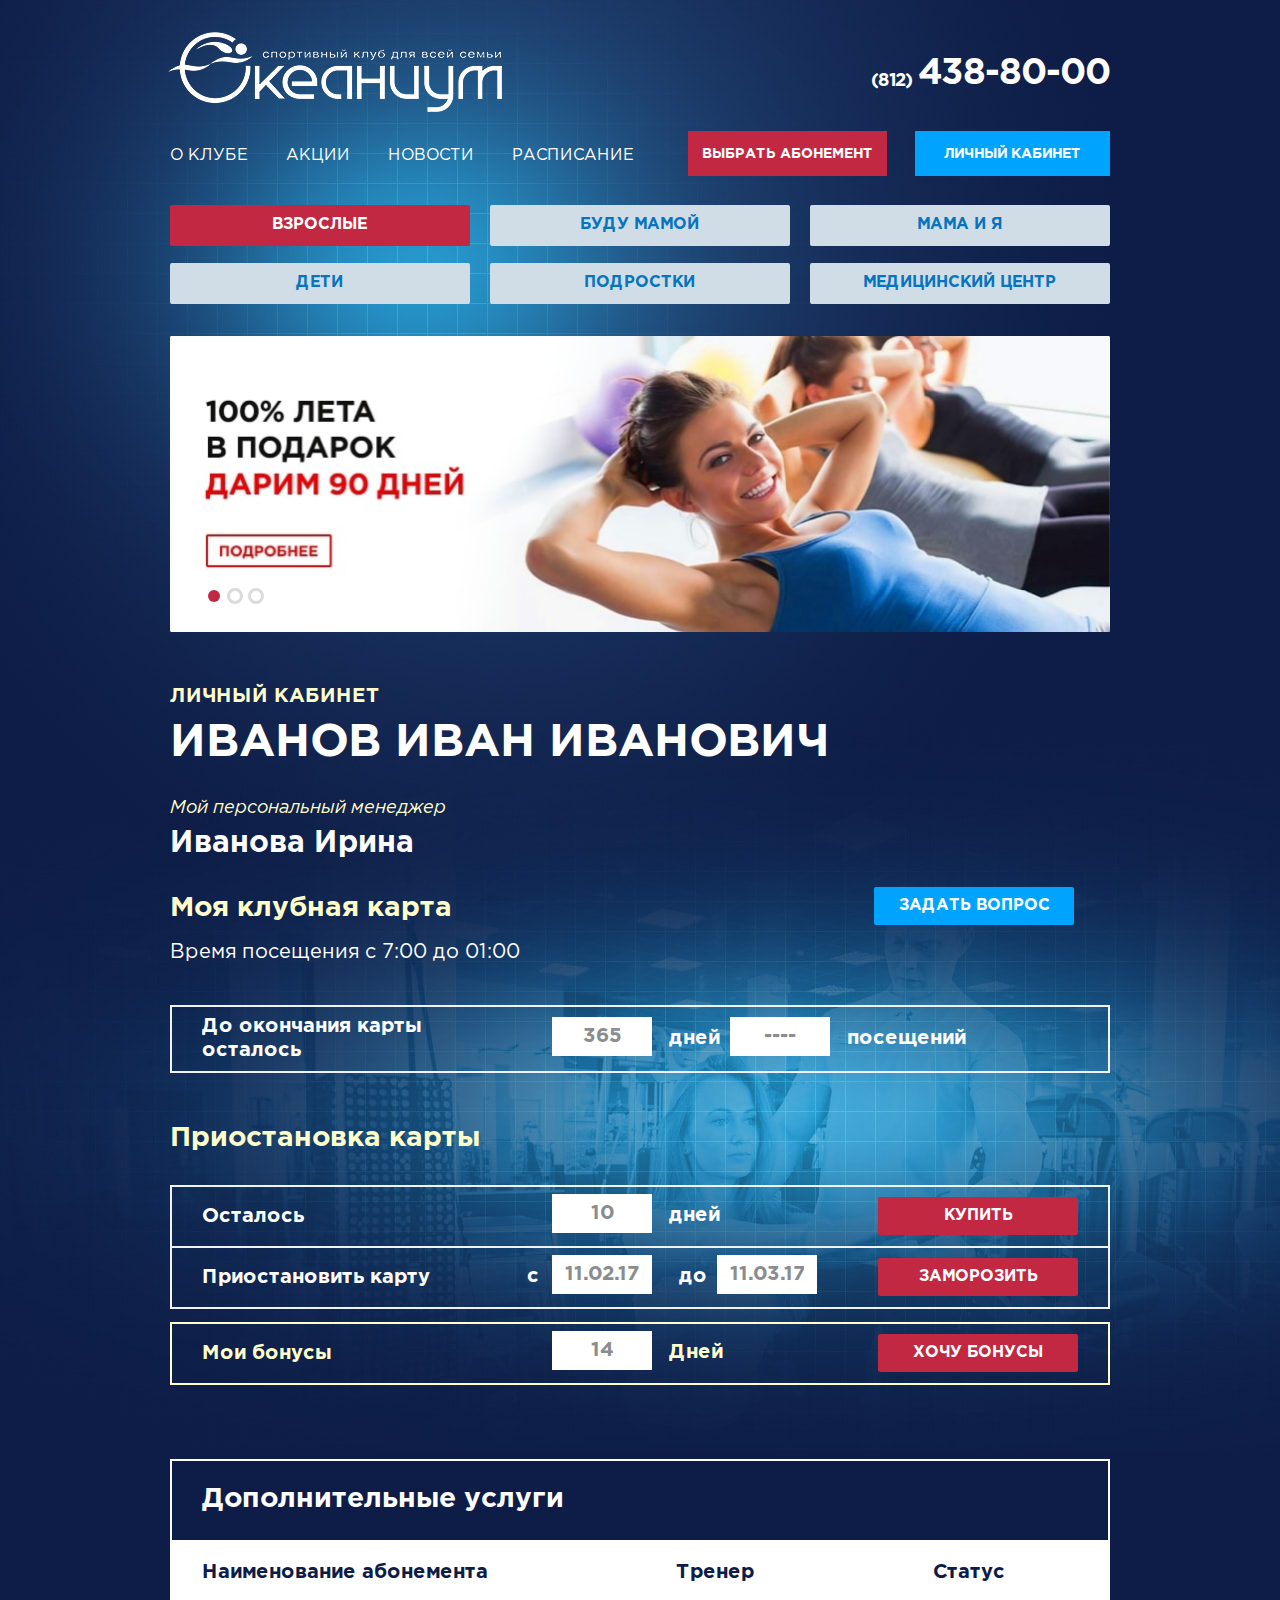
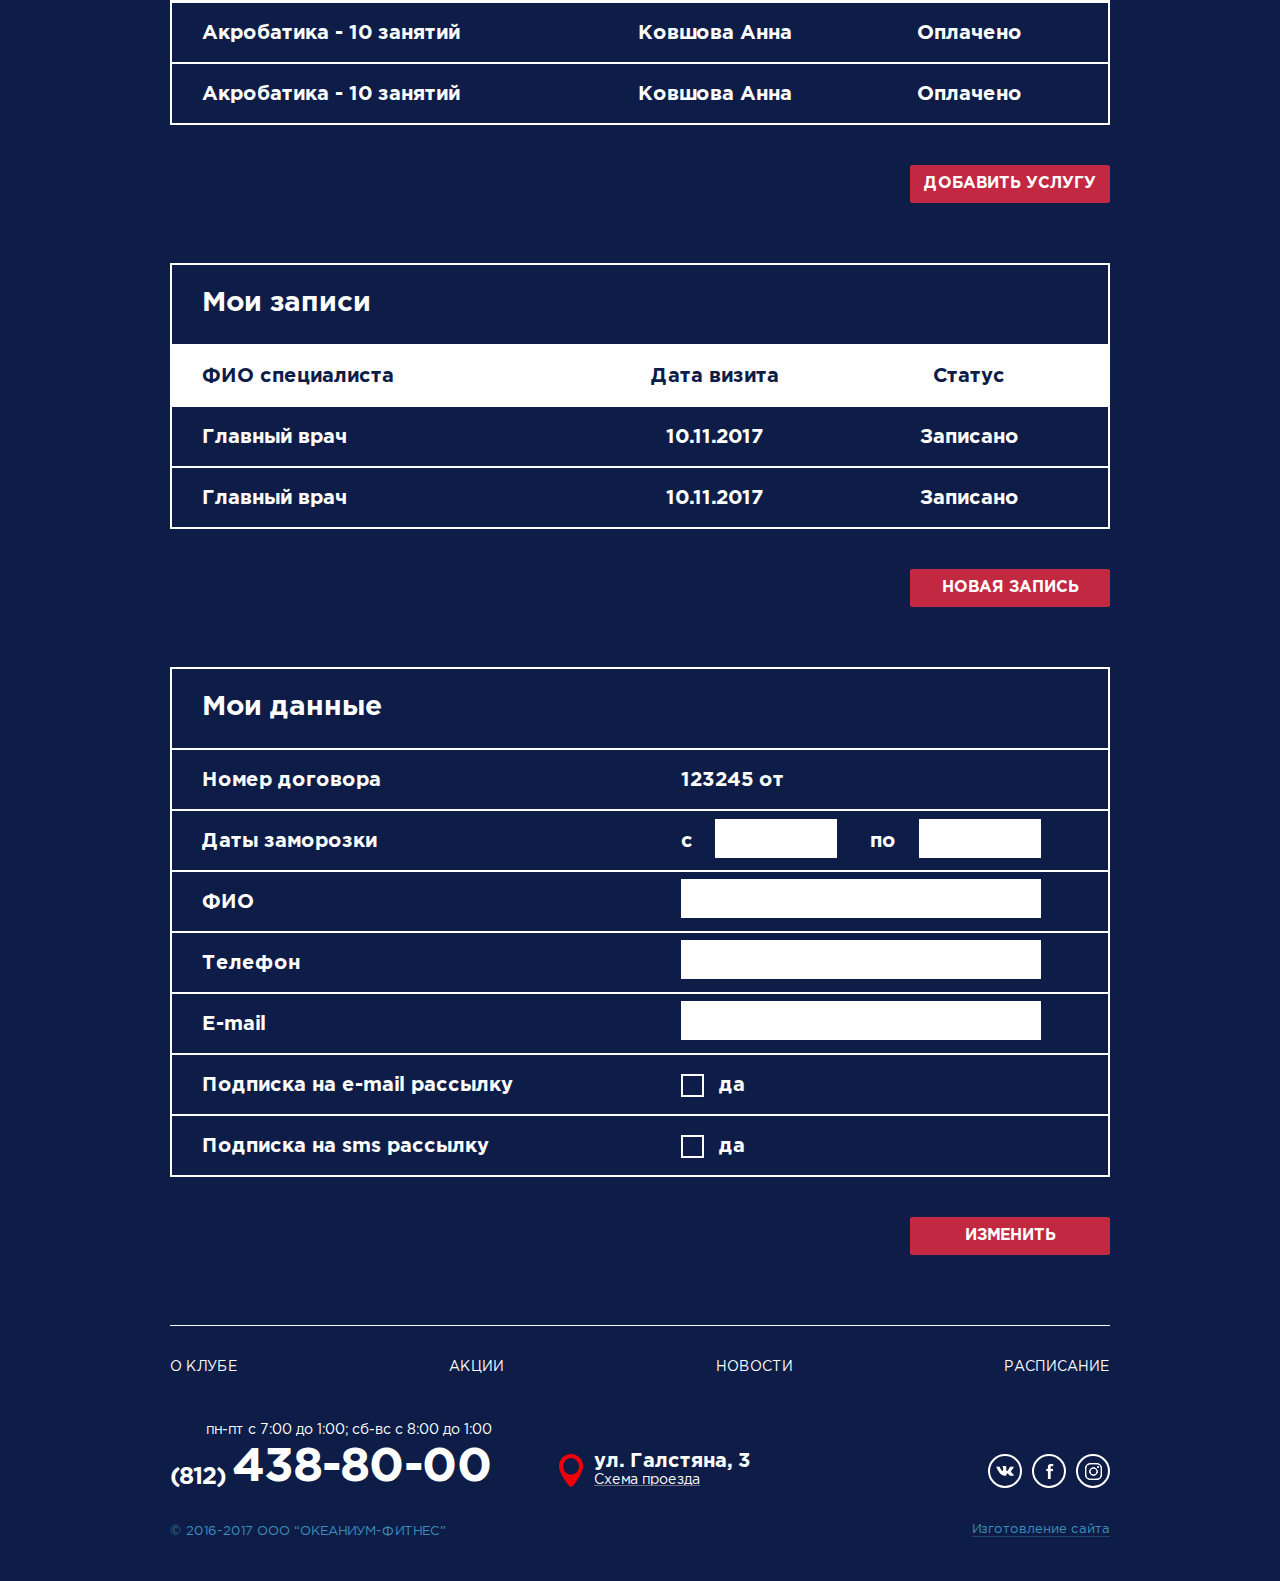
<file: lk.html>
﻿<!DOCTYPE html>
<html>
<head>
	<title>Океаниум</title>
	<meta charset="utf-8">
	<meta name="viewport" content="width=device-width, user-scalable=yes">
	<!--<link href="./favicon.ico" rel="shortcut icon">-->
	<link href="./css/style.css" rel="stylesheet">
	<!--[if IE 8]>
		<script src="http://html5shiv.googlecode.com/svn/trunk/html5.js"></script>
	<![endif]-->
</head>
<body>
	<div class="wrapper">
		<header class="header">
			<a href="#" class="header--logo"></a>
			<h4 class="header--phone">
				<a href="tel:+78124388000"><span>(812)</span> 438-80-00</a>
			</h4>
			<nav class="nav">
				<a href="#">О клубе</a>
				<a href="#">Акции</a>
				<a href="#">Новости</a>
				<a href="#">Расписание</a>
			</nav>
			<div class="header__rc">
				<a href="#" class="header--button header--button_subscription">Выбрать абонемент</a>
				<div class="header--group">
					<button class="header--button header--button_personal">Личный кабинет</button>
					<div class="personal__drop">
						<input type="text" placeholder="Телефон">
						<input type="password" placeholder="Пароль">
						<a href="#" class="recover">Получить пароль</a>
						<input type="submit" value="Вход">
					</div>
				</div>
			</div>
		</header>
		<div class="content">
			<ul class="navigation">
				<li><a href="#" class="special">Взрослые</a></li>
				<li><a href="#">Буду мамой</a></li>
				<li><a href="#">Мама и я</a></li>
				<li><a href="#">Дети</a></li>
				<li><a href="#">Подростки</a></li>
				<li><a href="#">Медицинский центр</a></li>
			</ul>
			<div class="introduction" data-ratio data-desktop-ratio="0.2354" data-tablet-ratio="0.3153" data-mobile-ratio="0.6666">
				<a href="#" class="item scale">
					<img data-desktop-image="./pic/intro-1-desktop.jpg" data-tablet-image="./pic/intro-1-tablet.jpg" data-mobile-image="./pic/intro-1-mobile.jpg" class="adaptive-image" alt="">
				</a>
				<a href="#" class="item scale">
					<img data-desktop-image="./pic/intro-1-desktop.jpg" data-tablet-image="./pic/intro-1-tablet.jpg" data-mobile-image="./pic/intro-1-mobile.jpg" class="adaptive-image" alt="">
				</a>
				<a href="#" class="item scale">
					<img data-desktop-image="./pic/intro-1-desktop.jpg" data-tablet-image="./pic/intro-1-tablet.jpg" data-mobile-image="./pic/intro-1-mobile.jpg" class="adaptive-image" alt="">
				</a>
			</div>
			<div class="lk">
				<h2 class="lk--title">Личный кабинет</h2>
				<!--<span class="lk--freeze">Остаток дней заморозки: <strong>[15]</strong></span>-->
				<span class="lk--name">Иванов Иван Иванович</span>
				<div class="lk__manager">
					<p>Мой персональный менеджер</p>
					<span class="lk__manager--name">Иванова Ирина</span>
				</div>
				<button class="lk--button lk--button_ask">задать вопрос</button>
				<span class="lk-card--title">Моя клубная карта</span>
				<p class="lk--time">Время посещения с 7:00 до 01:00</p>
				<div class="lk-card__grid">
					<div class="lk-card__item">
						<span class="lk-card--text">До окончания карты осталось</span>
						<div class="lk-card__form">
							<input type="text" value="365" disabled>
							<span>дней</span><br>
							<input type="text" value="----" disabled>
							<span>посещений</span>
						</div>
					</div>
				</div>
				<span class="lk-card--title">Приостановка карты</span>
				<div class="lk-card__grid">
					<div class="lk-card__item">
						<span class="lk-card--text">Осталось</span>
						<div class="lk-card__form">
							<input type="text" value="10" disabled>
							<span>дней</span>
						</div>
						<div class="lk-card__button">
							<button class="lk--button">Купить</button>
						</div>
					</div>
					<div class="lk-card__item">
						<span class="lk-card--text">Приостановить карту</span>
						<div class="lk-card__form">
							<span class="from">с</span>
							<input type="text" value="11.02.17">
							<span class="to">до</span>
							<input type="text" value="11.03.17">
						</div>
						<div class="lk-card__button">
							<button class="lk--button">ЗАМОРОЗИТЬ</button>
						</div>
					</div>
					<div class="lk-card__item lk-card__item_highlight">
						<span class="lk-card--text">Мои бонусы</span>
						<div class="lk-card__form">
							<input type="text" value="14" disabled>
							<span>Дней</span>
						</div>
						<div class="lk-card__button">
							<button class="lk--button">ХОЧУ БОНУСЫ</button>
						</div>
					</div>
				</div>
	
				<hr class="lk--divider">
				<div class="lk__item">
					<div class="lk__data">
						<h3 class="lk__data--title">Дополнительные услуги</h3>
						<div class="lk__data--row">
							<div class="lk__data--item lk__data--header">
								<span class="lk__data--cell">Наименование абонемента</span>
								<span class="lk__data--cell lk__data--trainer">Тренер</span>
								<span class="lk__data--cell lk__data--status">Статус</span>
							</div>
							<div class="lk__data--item">
								<span class="lk__data--cell"><span>Наименование абонемента:</span> Акробатика - 10 занятий</span>
								<span class="lk__data--cell lk__data--trainer"><span>Тренер:</span> Ковшова Анна</span>
								<span class="lk__data--cell lk__data--status"><span>Статус:</span> Оплачено</span>
							</div>
							<div class="lk__data--item">
								<span class="lk__data--cell"><span>Наименование абонемента:</span> Акробатика - 10 занятий</span>
								<span class="lk__data--cell lk__data--trainer"><span>Тренер:</span> Ковшова Анна</span>
								<span class="lk__data--cell lk__data--status"><span>Статус:</span> Оплачено</span>
							</div>
						</div>
					</div>
					<div class="lk__controls">
						<button class="lk--button">Добавить услугу</button>
					</div>
				</div>
				<div class="lk__item">
					<div class="lk__data">
						<h3 class="lk__data--title">Мои записи</h3>
						<div class="lk__data--row">
							<div class="lk__data--item lk__data--header">
								<span class="lk__data--cell">ФИО специалиста</span>
								<span class="lk__data--cell lk__data--trainer">Дата визита</span>
								<span class="lk__data--cell lk__data--status">Статус</span>
							</div>
							<div class="lk__data--item">
								<span class="lk__data--cell"><span>ФИО специалиста:</span> Главный врач</span>
								<span class="lk__data--cell lk__data--trainer"><span>Дата визита:</span> 10.11.2017</span>
								<span class="lk__data--cell lk__data--status"><span>Статус:</span> Записано</span>
							</div>
							<div class="lk__data--item">
								<span class="lk__data--cell"><span>ФИО специалиста:</span> Главный врач</span>
								<span class="lk__data--cell lk__data--trainer"><span>Дата визита:</span> 10.11.2017</span>
								<span class="lk__data--cell lk__data--status"><span>Статус:</span> Записано</span>
							</div>
						</div>
					</div>
					<div class="lk__controls">
						<button class="lk--button">Новая запись</button>
					</div>
				</div>
				<div class="lk__item">
					<div class="lk__data">
						<h3 class="lk__data--title">Мои данные</h3>
						<div class="lk__data--item">
							<span class="lk__data--cell lk__data--name">Номер договора</span>
							<span class="lk__data--cell lk__data--value">123245 от <span class="lk__data--date">12.01.2017</span></span>
						</div>
						<div class="lk__data--item">
							<span class="lk__data--cell lk__data--name">Даты заморозки</span>
							<span class="lk__data--cell lk__data--value">
								<em class="lk__data--from">с</em>
								<input type="text" class="sm">
								<hr>
								<em class="lk__data--to">по</em>
								<input type="text" class="sm">
							</span>
						</div>
						<div class="lk__data--item">
							<span class="lk__data--cell lk__data--name">ФИО</span>
							<span class="lk__data--cell lk__data--value"><input type="text"></span>
						</div>
						<div class="lk__data--item">
							<span class="lk__data--cell lk__data--name">Телефон</span>
							<span class="lk__data--cell lk__data--value"><input type="text"></span>
						</div>
						<div class="lk__data--item">
							<span class="lk__data--cell lk__data--name">E-mail</span>
							<span class="lk__data--cell lk__data--value"><input type="text"></span>
						</div>
						<div class="lk__data--item">
							<span class="lk__data--cell lk__data--name">Подписка на<br> e-mail рассылку</span>
							<span class="lk__data--cell lk__data--value"><input type="checkbox">да</span>
						</div>
						<div class="lk__data--item">
							<span class="lk__data--cell lk__data--name">Подписка на<br> sms рассылку</span>
							<span class="lk__data--cell lk__data--value"><input type="checkbox">да</span>
						</div>
					</div>
					<div class="lk__controls">
						<button class="lk--button">Изменить</button>
					</div>
				</div>
			</div>
		</div>
		<div class="footer-clear"></div>
	</div>
	<footer class="footer">
		<div class="footer__row">
			<div class="footer--contacts">
				<p>пн-пт с 7:00 до 1:00; сб-вс с 8:00 до 1:00</p>
				<h5><a href="tel:+78124388000"><span>(812)</span> 438-80-00</a></h5>
			</div>
			<div class="footer--address">
				<h5>ул. Галстяна, 3</h5>
				<p><a href="#">Схема проезда</a></p>
			</div>
			<div class="footer--social">
				<a href="#" class="vk-icon"></a>
				<a href="#" class="fb-icon"></a>
				<a href="#" class="in-icon"></a>
			</div>
			<p class="footer--copy">© 2016-2017 ООО “ОКЕАНИУМ-ФИТНЕС”</p>
			<div class="footer--nav">
				<a href="#">О клубе</a>
				<a href="#">Акции</a>
				<a href="#">Новости</a>
				<a href="#">Расписание</a>
			</div>
			<a href="#" class="footer--author">Изготовление сайта</a>
		</div>
	</footer>
	<script src="./js/libs.js"></script>
	<script src="./js/scripts.js"></script>
</body>
</html>
</file>
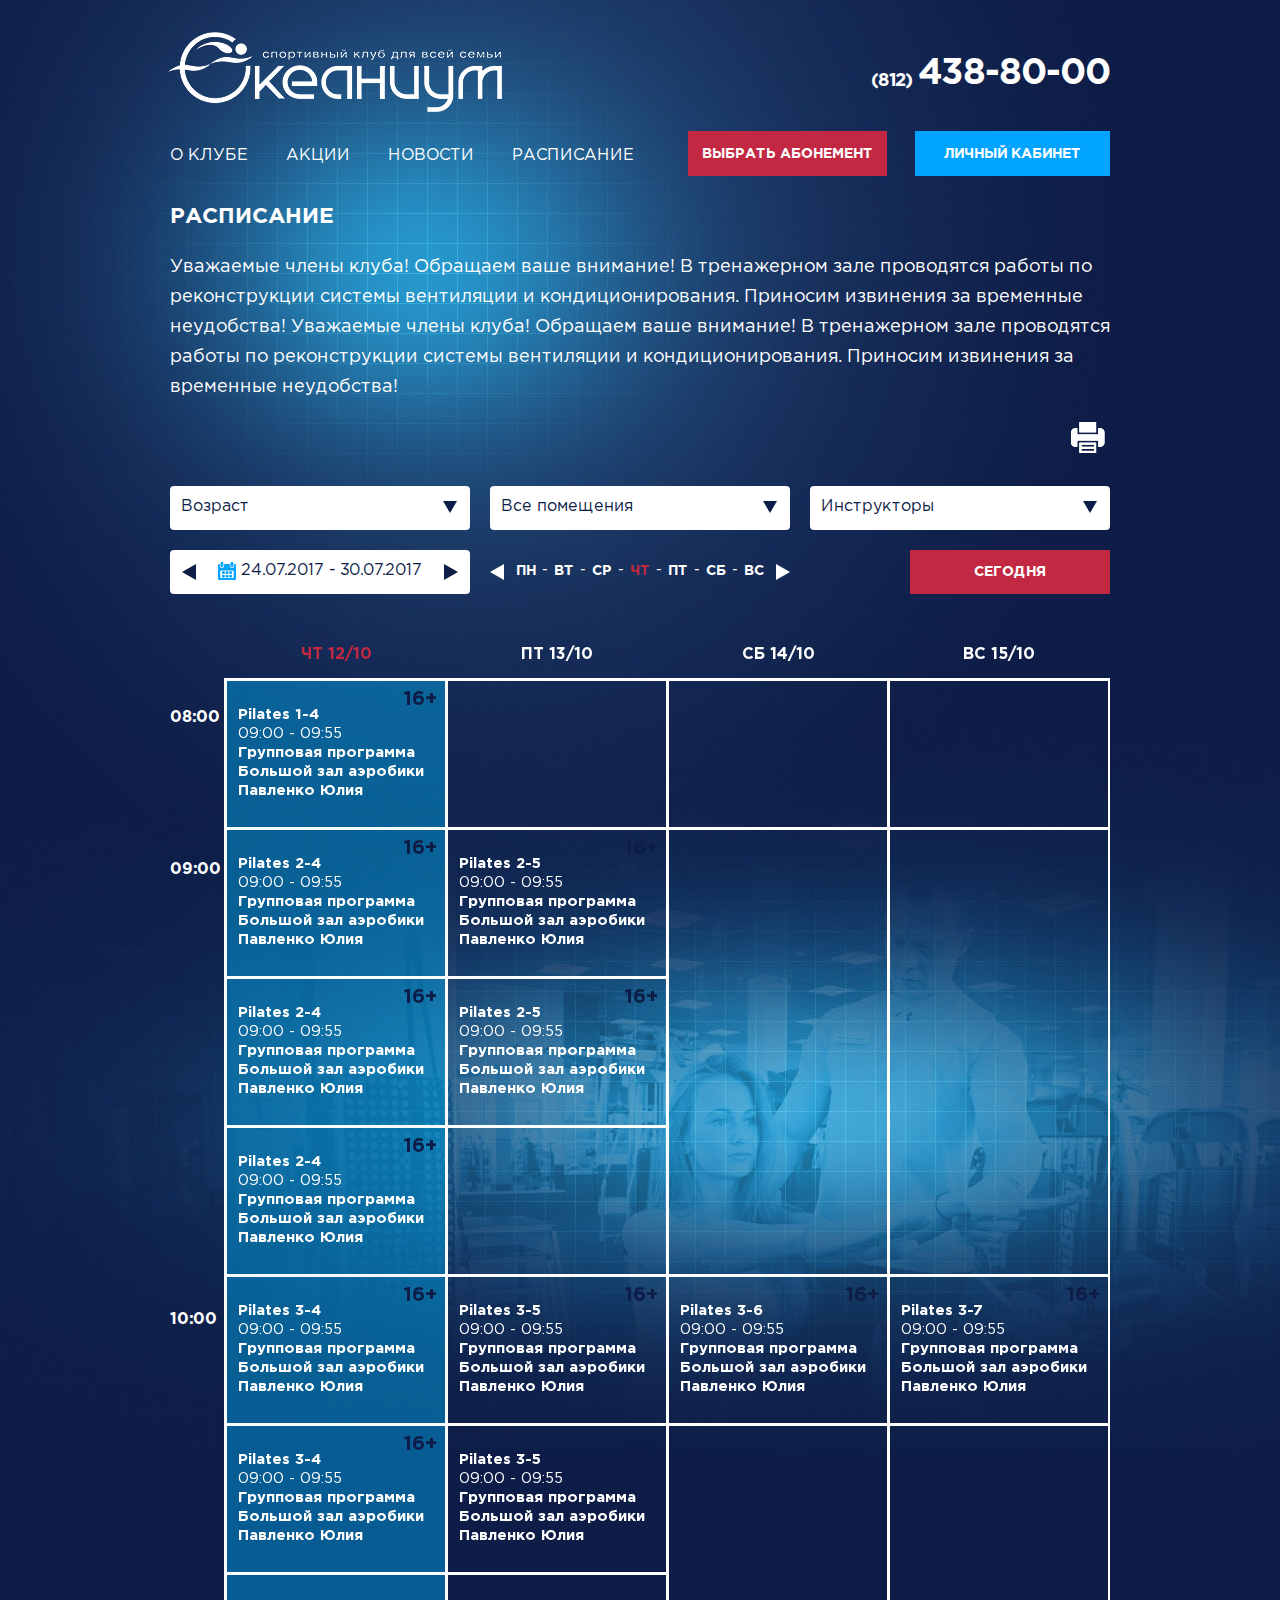
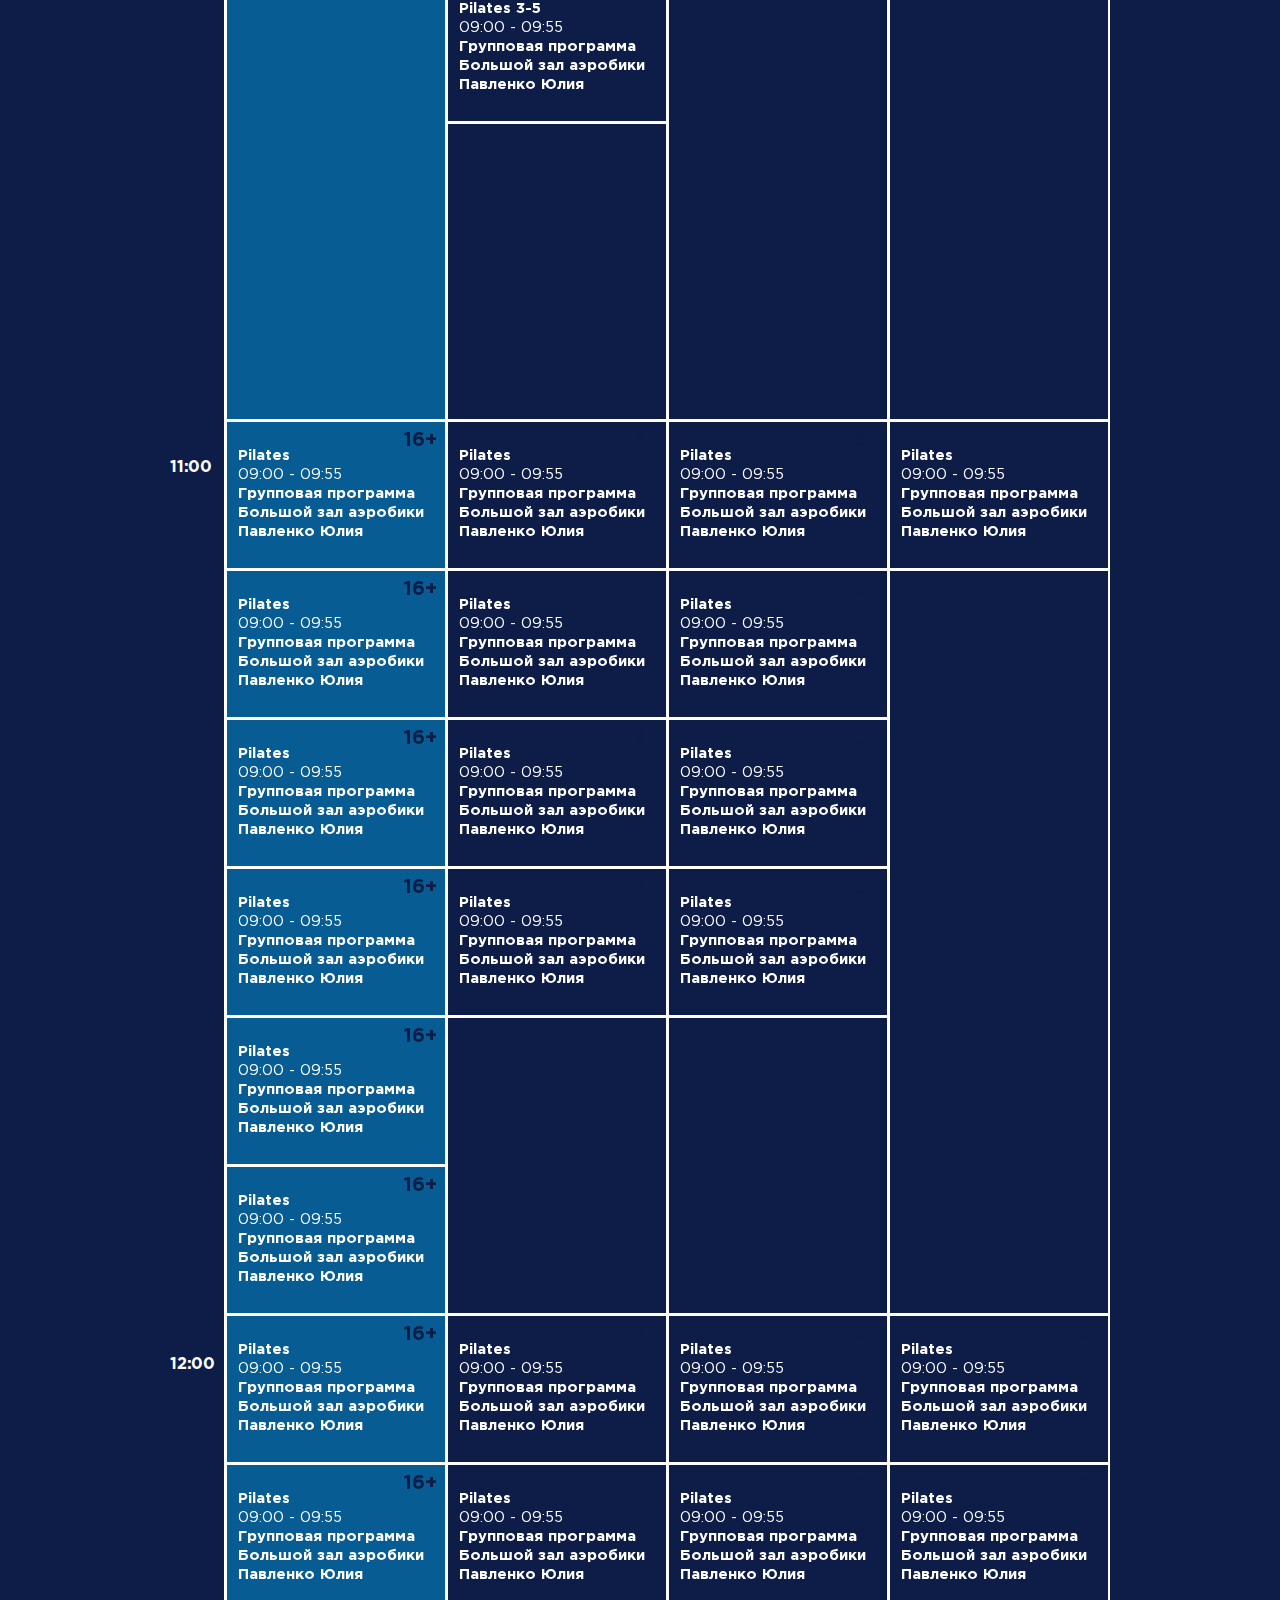
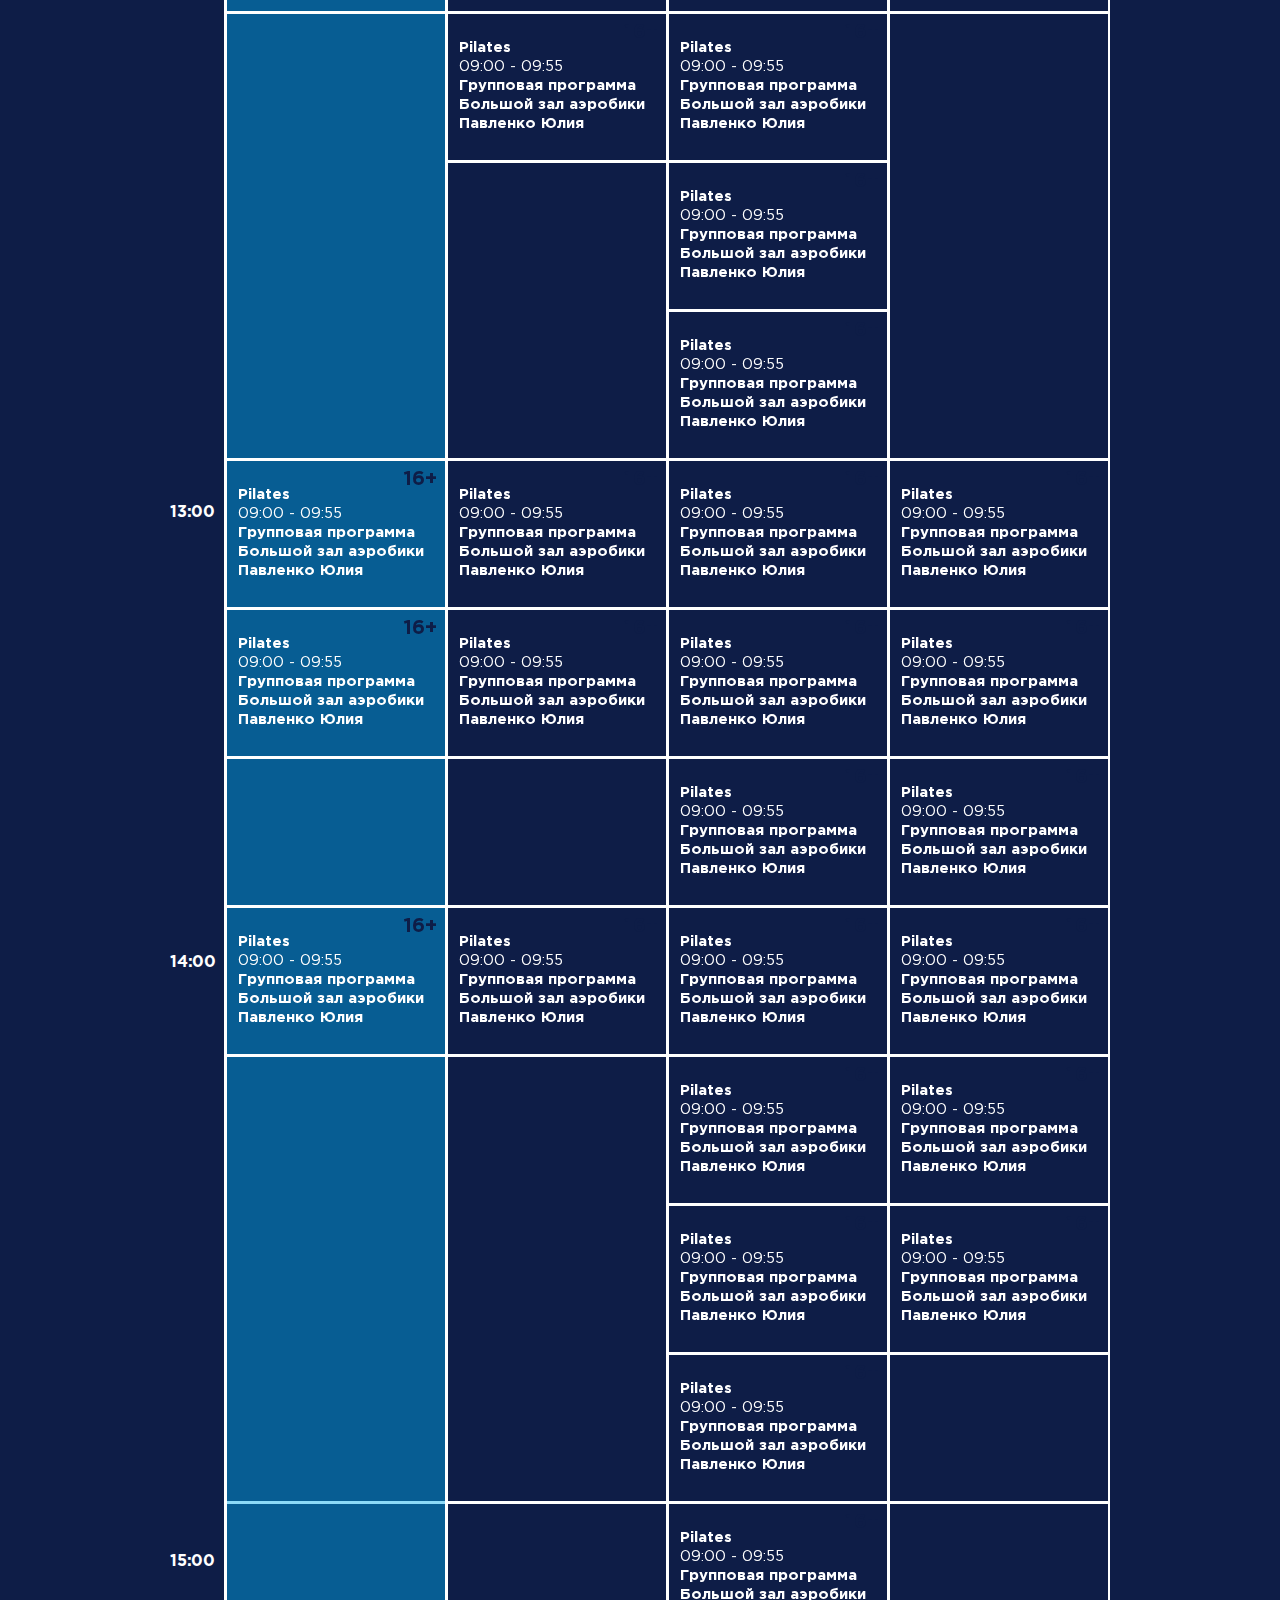
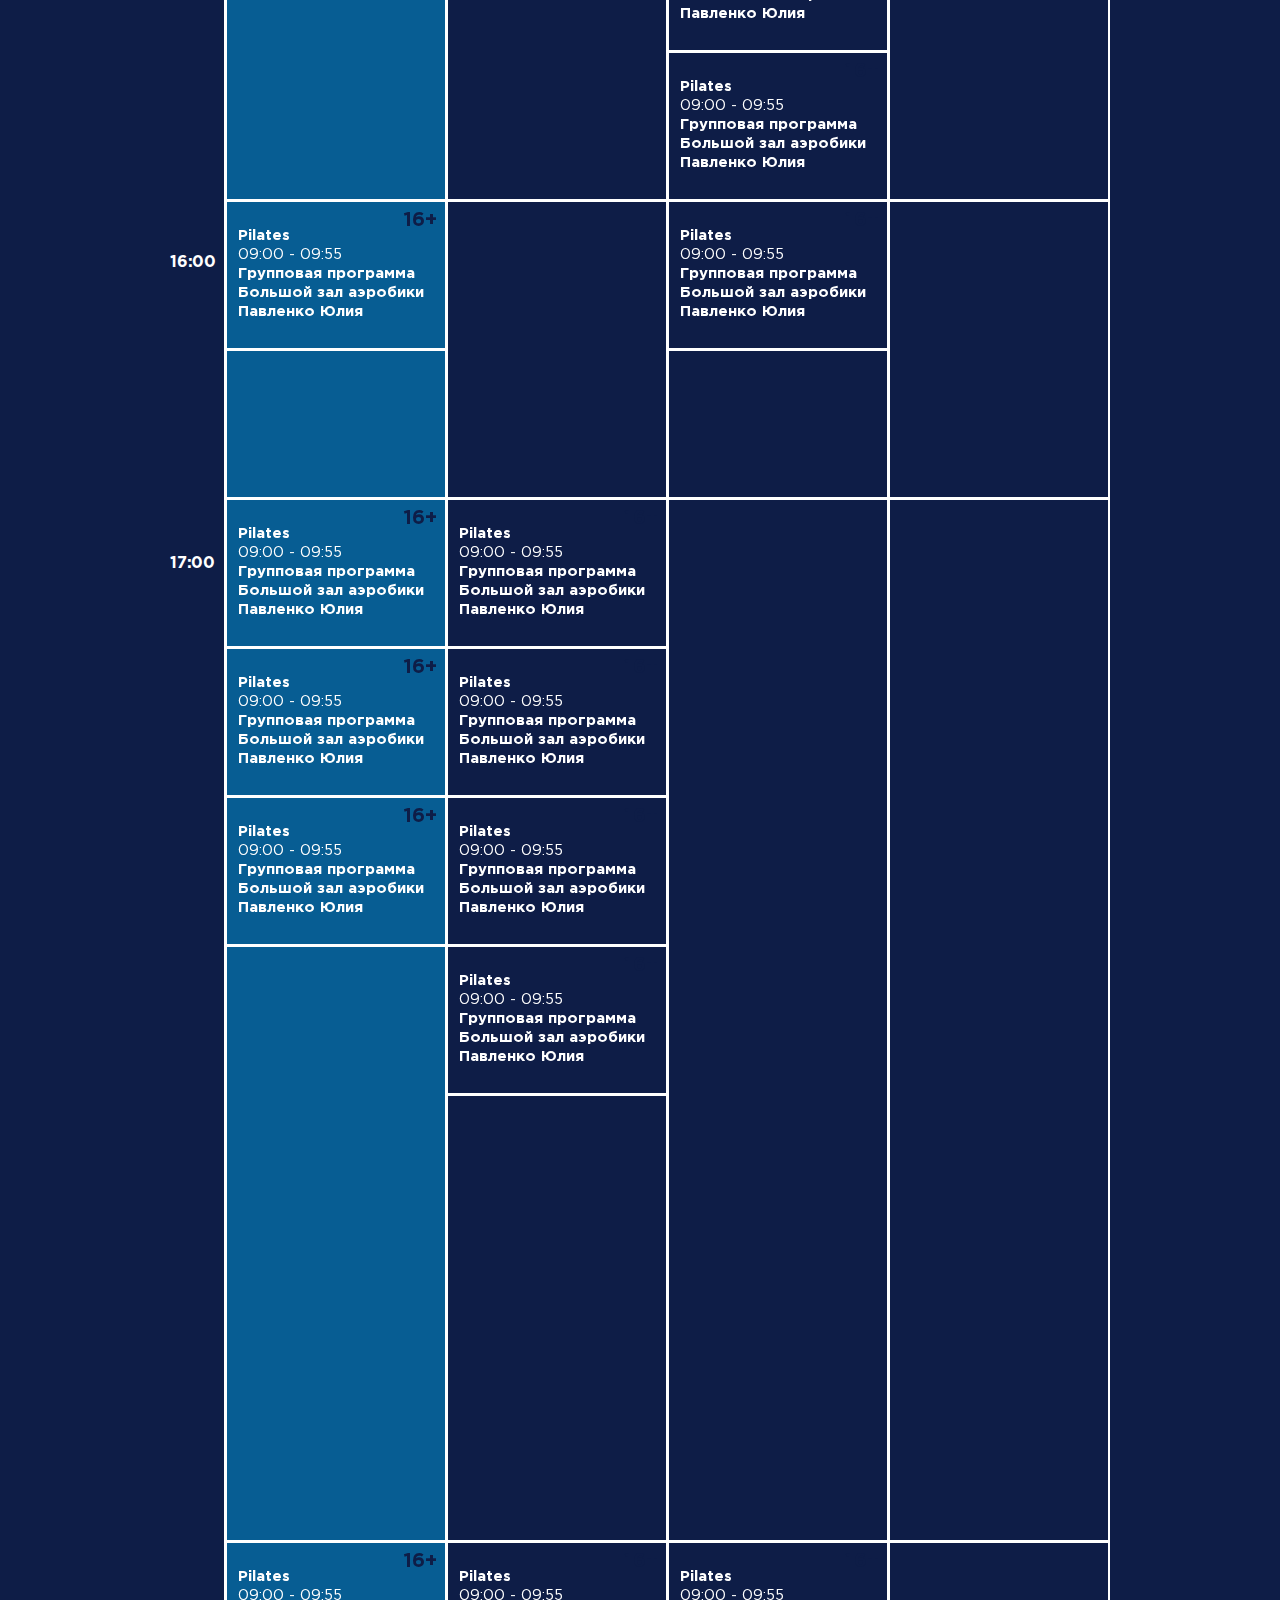
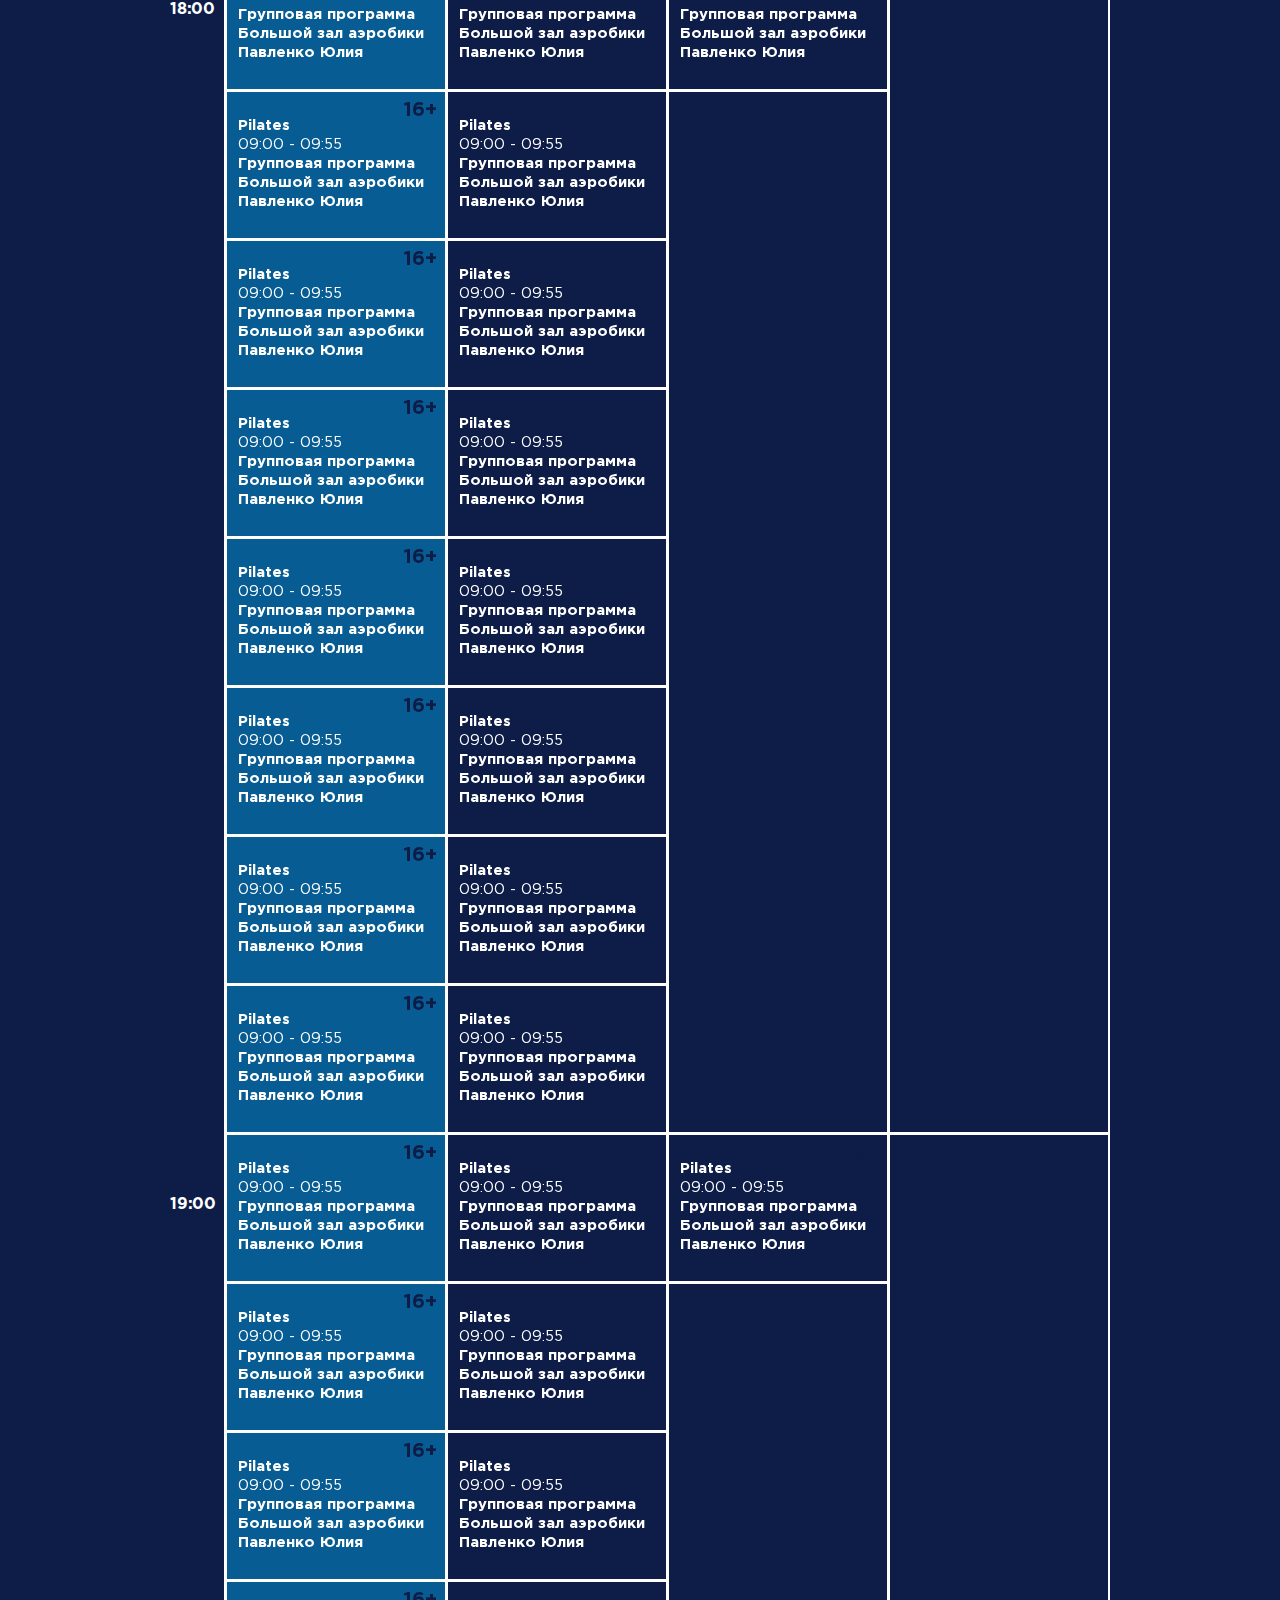
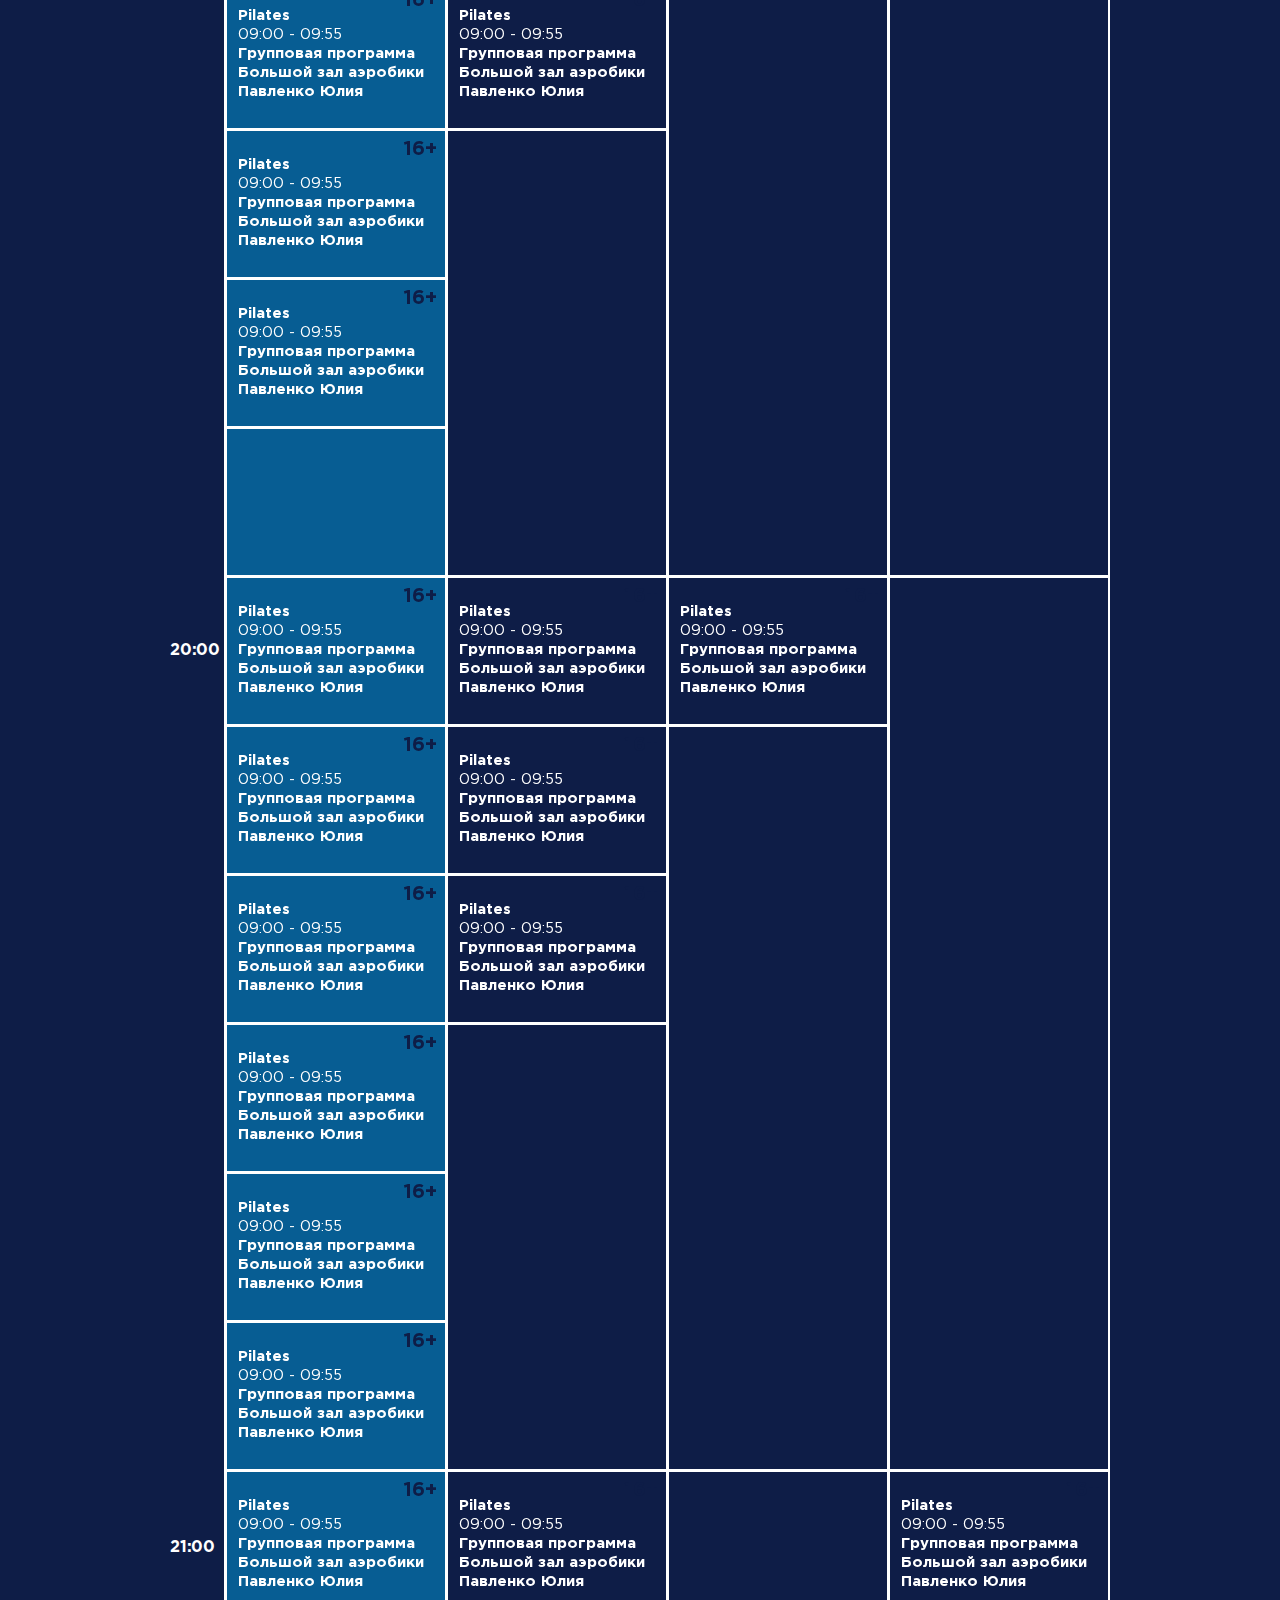
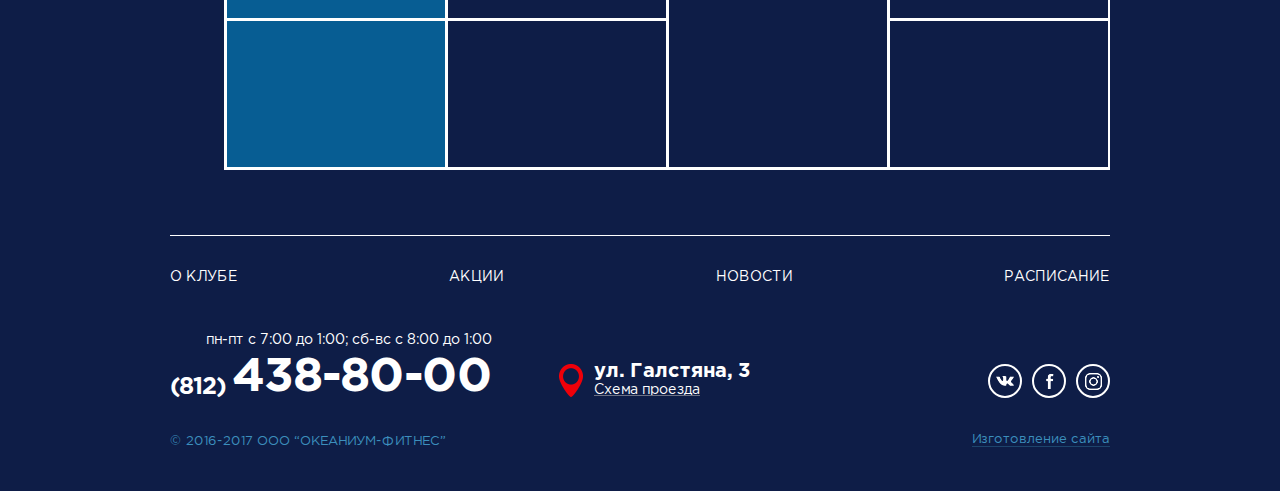
<file: schedule.html>
﻿<!DOCTYPE html>
<html>
<head>
	<title>Океаниум</title>
	<meta charset="utf-8">
	<meta name="viewport" content="width=device-width, user-scalable=yes">
	<!--<link href="./favicon.ico" rel="shortcut icon">-->
	<link href="./css/style.css" rel="stylesheet">
	<!--[if IE 8]>
		<script src="http://html5shiv.googlecode.com/svn/trunk/html5.js"></script>
	<![endif]-->
</head>
<body>
	<div class="wrapper">
		<header class="header">
			<a href="#" class="header--logo"></a>
			<h4 class="header--phone">
				<a href="tel:+78124388000"><span>(812)</span> 438-80-00</a>
			</h4>
			<nav class="nav">
				<a href="#">О клубе</a>
				<a href="#">Акции</a>
				<a href="#">Новости</a>
				<a href="#">Расписание</a>
			</nav>
			<div class="header__rc">
				<a href="#" class="header--button header--button_subscription">Выбрать абонемент</a>
				<div class="header--group">
					<button class="header--button header--button_personal">Личный кабинет</button>
					<div class="personal__drop">
						<input type="text" placeholder="Телефон">
						<input type="password" placeholder="Пароль">
						<a href="#" class="recover">Получить пароль</a>
						<input type="submit" value="Вход">
					</div>
				</div>
			</div>
		</header>
		<div class="content">
			<h1>Расписание</h1>
			<p class="schedule--description">Уважаемые члены клуба! Обращаем ваше внимание! В тренажерном зале проводятся работы по реконструкции системы вентиляции и кондиционирования. Приносим извинения за временные неудобства! Уважаемые члены клуба! Обращаем ваше внимание! В тренажерном зале проводятся работы по реконструкции системы вентиляции и кондиционирования. Приносим извинения за временные неудобства!</p>
			<div class="schedule-filter">
				<a href="#" class="print-icon"></a>
				<div class="schedule-filter__item">
					<select>
						<option>Возраст</option>
						<option>Возраст</option>
						<option>Возраст</option>
						<option>Возраст</option>
					</select>
				</div>
				<div class="schedule-filter__item">
					<div class="filter-multiply">
						<span class="filter-multiply--header">
							<label data-default="Ничего не выбрано">Все помещения</label>
							<i class="button"></i>
						</span>
						<div class="filter-multiply__drop">
							<ul>
								<li><label><input type="checkbox" name="select-all" checked>Все помещения</label></li>
								<li><label data-id="1"><input type="checkbox">Бассеин</label></li>
								<li><label data-id="2"><input type="checkbox">Большой зал аэробики</label></li>
								<li><label data-id="3"><input type="checkbox">Детская игровая</label></li>
								<li><label data-id="4"><input type="checkbox">Детский бассеин</label></li>
								<li><label data-id="5"><input type="checkbox">Детский зал</label></li>
								<li><label data-id="6"><input type="checkbox">Зал бокса</label></li>
								<li><label data-id="7"><input type="checkbox">Йога</label></li>
								<li><label data-id="8"><input type="checkbox">Пилатес</label></li>
							</ul>
						</div>
					</div>
				</div>
				<div class="schedule-filter__item">
					<select>
						<option>Инструкторы</option>
						<option>Инструкторы</option>
						<option>Инструкторы</option>
						<option>Инструкторы</option>
					</select>
				</div>
				<div class="schedule-filter__item">
					<span class="select--date">
						<span class="prev"></span>
						24.07.2017 - 30.07.2017
						<span class="next"></span>
					</span>
				</div>
				<button class="schedule-filter--button">Сегодня</button>
				<div class="schedule-filter__item schedule__nav">
					<span class="prev"></span>
					<ul>
						<li><a href="1">ПН</a></li>
						<li><a href="2">ВТ</a></li>
						<li><a href="3">СР</a></li>
						<li><a href="4" class="today">ЧТ</a></li>
						<li><a href="5">ПТ</a></li>
						<li><a href="6">СБ</a></li>
						<li><a href="7">ВС</a></li>
					</ul>
					<span class="next"></span>
				</div>
			</div>
			<div class="schedule-dummy">
				<div class="sh_row">
					<div class="sh_col"></div>
					<div class="sh_col">ПН 09/10</div>
					<div class="sh_col">ВТ 10/10</div>
					<div class="sh_col">СР 11/10</div>
					<div class="sh_col">ЧТ 12/10</div>
					<div class="sh_col">ПТ 13/10</div>
					<div class="sh_col">СБ 14/10</div>
					<div class="sh_col">ВС 15/10</div>
				</div>
				<div class="sh_row">
					<div class="sh_col">08:00</div>
					<div class="sh_col">
						<div class="schedule__item" data-open="coach-1">
							<span class="tags">
							<i>16+</i>
							</span>
							<div class="text">
								<h6>Pilates 1-1</h6>
								<p>09:00 - 09:55</p>
								<h6>Групповая программа Большой зал аэробики Павленко Юлия</h6>
							</div>
						</div>
					</div>
					<div class="sh_col">
						<div class="schedule__item" data-open="coach-1">
							<span class="tags">
							<i>16+</i>
							</span>
							<div class="text">
								<h6>Pilates 1-2</h6>
								<p>09:00 - 09:55</p>
								<h6>Групповая программа Большой зал аэробики Павленко Юлия</h6>
							</div>
						</div>
					</div>
					<div class="sh_col">
						<div class="schedule__item" data-open="coach-1">
							<a href="./pic/banner-1.jpg" class="banner zoom"><img src="./pic/banner-1.jpg" width="208" height="149" class="img-cover" alt=""></a>
						</div>
					</div>
					<div class="sh_col">
						<div class="schedule__item" data-open="coach-1">
							<span class="tags">
							<i>16+</i>
							</span>
							<div class="text">
								<h6>Pilates 1-4</h6>
								<p>09:00 - 09:55</p>
								<h6>Групповая программа Большой зал аэробики Павленко Юлия</h6>
							</div>
						</div>
					</div>
					<div class="sh_col">
					</div>
					<div class="sh_col">
					</div>
					<div class="sh_col">
					</div>
				</div>
				<div class="sh_row">
					<div class="sh_col">09:00</div>
					<div class="sh_col">
						<div class="schedule__item" data-open="coach-1">
							<span class="tags">
							<i>16+</i>
							</span>
							<div class="text">
								<h6>Pilates 2-1</h6>
								<p>09:00 - 09:55</p>
								<h6>Групповая программа Большой зал аэробики Павленко Юлия</h6>
							</div>
						</div>
					</div>
					<div class="sh_col">
						<div class="schedule__item" data-open="coach-1">
							<span class="tags">
							<i>16+</i>
							</span>
							<div class="text">
								<h6>Pilates 2-2</h6>
								<p>09:00 - 09:55</p>
								<h6>Групповая программа Большой зал аэробики Павленко Юлия</h6>
							</div>
						</div>
						<div class="schedule__item" data-open="coach-1">
							<span class="tags">
							<i>16+</i>
							</span>
							<div class="text">
								<h6>Pilates 2-2</h6>
								<p>09:00 - 09:55</p>
								<h6>Групповая программа Большой зал аэробики Павленко Юлия</h6>
							</div>
						</div>
						<div class="schedule__item" data-open="coach-1">
							<span class="tags">
							<i>16+</i>
							</span>
							<div class="text">
								<h6>Pilates 2-2</h6>
								<p>09:00 - 09:55</p>
								<h6>Групповая программа Большой зал аэробики Павленко Юлия</h6>
							</div>
						</div>
					</div>
					<div class="sh_col">
					</div>
					<div class="sh_col">
						<div class="schedule__item" data-open="coach-1">
							<span class="tags">
							<i>16+</i>
							</span>
							<div class="text">
								<h6>Pilates 2-4</h6>
								<p>09:00 - 09:55</p>
								<h6>Групповая программа Большой зал аэробики Павленко Юлия</h6>
							</div>
						</div>
						<div class="schedule__item" data-open="coach-1">
							<span class="tags">
							<i>16+</i>
							</span>
							<div class="text">
								<h6>Pilates 2-4</h6>
								<p>09:00 - 09:55</p>
								<h6>Групповая программа Большой зал аэробики Павленко Юлия</h6>
							</div>
						</div>
						<div class="schedule__item" data-open="coach-1">
							<span class="tags">
							<i>16+</i>
							</span>
							<div class="text">
								<h6>Pilates 2-4</h6>
								<p>09:00 - 09:55</p>
								<h6>Групповая программа Большой зал аэробики Павленко Юлия</h6>
							</div>
						</div>
					</div>
					<div class="sh_col">
						<div class="schedule__item" data-open="coach-1">
							<span class="tags">
							<i>16+</i>
							</span>
							<div class="text">
								<h6>Pilates 2-5</h6>
								<p>09:00 - 09:55</p>
								<h6>Групповая программа Большой зал аэробики Павленко Юлия</h6>
							</div>
						</div>
						<div class="schedule__item" data-open="coach-1">
							<span class="tags">
							<i>16+</i>
							</span>
							<div class="text">
								<h6>Pilates 2-5</h6>
								<p>09:00 - 09:55</p>
								<h6>Групповая программа Большой зал аэробики Павленко Юлия</h6>
							</div>
						</div>
					</div>
					<div class="sh_col">
					</div>
					<div class="sh_col">
					</div>
				</div>
				<div class="sh_row">
					<div class="sh_col">10:00</div>
					<div class="sh_col">
						<div class="schedule__item" data-open="coach-1">
							<span class="tags">
							<i>16+</i>
							</span>
							<div class="text">
								<h6>Pilates 3-1</h6>
								<p>09:00 - 09:55</p>
								<h6>Групповая программа Большой зал аэробики Павленко Юлия</h6>
							</div>
						</div>
						<div class="schedule__item" data-open="coach-1">
							<span class="tags">
							<i>16+</i>
							</span>
							<div class="text">
								<h6>Pilates 3-1</h6>
								<p>09:00 - 09:55</p>
								<h6>Групповая программа Большой зал аэробики Павленко Юлия</h6>
							</div>
						</div>
					</div>
					<div class="sh_col">
						<div class="schedule__item" data-open="coach-1">
							<span class="tags">
							<i>16+</i>
							</span>
							<div class="text">
								<h6>Pilates 3-2</h6>
								<p>09:00 - 09:55</p>
								<h6>Групповая программа Большой зал аэробики Павленко Юлия</h6>
							</div>
						</div>
						<div class="schedule__item" data-open="coach-1">
							<span class="tags">
							<i>16+</i>
							</span>
							<div class="text">
								<h6>Pilates 3-2</h6>
								<p>09:00 - 09:55</p>
								<h6>Групповая программа Большой зал аэробики Павленко Юлия</h6>
							</div>
						</div>
						<div class="schedule__item" data-open="coach-1">
							<span class="tags">
							<i>16+</i>
							</span>
							<div class="text">
								<h6>Pilates 3-2</h6>
								<p>09:00 - 09:55</p>
								<h6>Групповая программа Большой зал аэробики Павленко Юлия</h6>
							</div>
						</div>
						<div class="schedule__item" data-open="coach-1">
							<span class="tags">
							<i>16+</i>
							</span>
							<div class="text">
								<h6>Pilates 3-2</h6>
								<p>09:00 - 09:55</p>
								<h6>Групповая программа Большой зал аэробики Павленко Юлия</h6>
							</div>
						</div>
					</div>
					<div class="sh_col">
						<div class="schedule__item" data-open="coach-1">
							<span class="tags">
							<i>16+</i>
							</span>
							<div class="text">
								<h6>Pilates 3-3</h6>
								<p>09:00 - 09:55</p>
								<h6>Групповая программа Большой зал аэробики Павленко Юлия</h6>
							</div>
						</div>
						<div class="schedule__item" data-open="coach-1">
							<span class="tags">
							<i>16+</i>
							</span>
							<div class="text">
								<h6>Pilates 3-3</h6>
								<p>09:00 - 09:55</p>
								<h6>Групповая программа Большой зал аэробики Павленко Юлия</h6>
							</div>
						</div>
						<div class="schedule__item" data-open="coach-1">
							<span class="tags">
							<i>16+</i>
							</span>
							<div class="text">
								<h6>Pilates 3-3</h6>
								<p>09:00 - 09:55</p>
								<h6>Групповая программа Большой зал аэробики Павленко Юлия</h6>
							</div>
						</div>
						<div class="schedule__item" data-open="coach-1">
							<span class="tags">
							<i>16+</i>
							</span>
							<div class="text">
								<h6>Pilates 3-3</h6>
								<p>09:00 - 09:55</p>
								<h6>Групповая программа Большой зал аэробики Павленко Юлия</h6>
							</div>
						</div>
						<div class="schedule__item" data-open="coach-1">
							<span class="tags">
							<i>16+</i>
							</span>
							<div class="text">
								<h6>Pilates 3-3</h6>
								<p>09:00 - 09:55</p>
								<h6>Групповая программа Большой зал аэробики Павленко Юлия</h6>
							</div>
						</div>
					</div>
					<div class="sh_col">
						<div class="schedule__item" data-open="coach-1">
							<span class="tags">
							<i>16+</i>
							</span>
							<div class="text">
								<h6>Pilates 3-4</h6>
								<p>09:00 - 09:55</p>
								<h6>Групповая программа Большой зал аэробики Павленко Юлия</h6>
							</div>
						</div>
						<div class="schedule__item" data-open="coach-1">
							<span class="tags">
							<i>16+</i>
							</span>
							<div class="text">
								<h6>Pilates 3-4</h6>
								<p>09:00 - 09:55</p>
								<h6>Групповая программа Большой зал аэробики Павленко Юлия</h6>
							</div>
						</div>
					</div>
					<div class="sh_col">
						<div class="schedule__item" data-open="coach-1">
							<span class="tags">
							<i>16+</i>
							</span>
							<div class="text">
								<h6>Pilates 3-5</h6>
								<p>09:00 - 09:55</p>
								<h6>Групповая программа Большой зал аэробики Павленко Юлия</h6>
							</div>
						</div>
						<div class="schedule__item" data-open="coach-1">
							<span class="tags">
							<i>16+</i>
							</span>
							<div class="text">
								<h6>Pilates 3-5</h6>
								<p>09:00 - 09:55</p>
								<h6>Групповая программа Большой зал аэробики Павленко Юлия</h6>
							</div>
						</div>
						<div class="schedule__item" data-open="coach-1">
							<span class="tags">
							<i>16+</i>
							</span>
							<div class="text">
								<h6>Pilates 3-5</h6>
								<p>09:00 - 09:55</p>
								<h6>Групповая программа Большой зал аэробики Павленко Юлия</h6>
							</div>
						</div>
					</div>
					<div class="sh_col">
						<div class="schedule__item" data-open="coach-1">
							<span class="tags">
							<i>16+</i>
							</span>
							<div class="text">
								<h6>Pilates 3-6</h6>
								<p>09:00 - 09:55</p>
								<h6>Групповая программа Большой зал аэробики Павленко Юлия</h6>
							</div>
						</div>
					</div>
					<div class="sh_col">
						<div class="schedule__item" data-open="coach-1">
							<span class="tags">
							<i>16+</i>
							</span>
							<div class="text">
								<h6>Pilates 3-7</h6>
								<p>09:00 - 09:55</p>
								<h6>Групповая программа Большой зал аэробики Павленко Юлия</h6>
							</div>
						</div>
					</div>
				</div>
				<div class="sh_row">
					<div class="sh_col">11:00</div>
					<div class="sh_col">
						<div class="schedule__item" data-open="coach-1">
							<span class="tags">
							<i>16+</i>
							</span>
							<div class="text">
								<h6>Pilates</h6>
								<p>09:00 - 09:55</p>
								<h6>Групповая программа Большой зал аэробики Павленко Юлия</h6>
							</div>
						</div>
						<div class="schedule__item" data-open="coach-1">
							<span class="tags">
							<i>16+</i>
							</span>
							<div class="text">
								<h6>Pilates</h6>
								<p>09:00 - 09:55</p>
								<h6>Групповая программа Большой зал аэробики Павленко Юлия</h6>
							</div>
						</div>
						<div class="schedule__item" data-open="coach-1">
							<span class="tags">
							<i>16+</i>
							</span>
							<div class="text">
								<h6>Pilates</h6>
								<p>09:00 - 09:55</p>
								<h6>Групповая программа Большой зал аэробики Павленко Юлия</h6>
							</div>
						</div>
						<div class="schedule__item" data-open="coach-1">
							<span class="tags">
							<i>16+</i>
							</span>
							<div class="text">
								<h6>Pilates</h6>
								<p>09:00 - 09:55</p>
								<h6>Групповая программа Большой зал аэробики Павленко Юлия</h6>
							</div>
						</div>
					</div>
					<div class="sh_col">
						<div class="schedule__item" data-open="coach-1">
							<span class="tags">
							<i>16+</i>
							</span>
							<div class="text">
								<h6>Pilates</h6>
								<p>09:00 - 09:55</p>
								<h6>Групповая программа Большой зал аэробики Павленко Юлия</h6>
							</div>
						</div>
						<div class="schedule__item" data-open="coach-1">
							<span class="tags">
							<i>16+</i>
							</span>
							<div class="text">
								<h6>Pilates</h6>
								<p>09:00 - 09:55</p>
								<h6>Групповая программа Большой зал аэробики Павленко Юлия</h6>
							</div>
						</div>
						<div class="schedule__item" data-open="coach-1">
							<span class="tags">
							<i>16+</i>
							</span>
							<div class="text">
								<h6>Pilates</h6>
								<p>09:00 - 09:55</p>
								<h6>Групповая программа Большой зал аэробики Павленко Юлия</h6>
							</div>
						</div>
						<div class="schedule__item" data-open="coach-1">
							<span class="tags">
							<i>16+</i>
							</span>
							<div class="text">
								<h6>Pilates</h6>
								<p>09:00 - 09:55</p>
								<h6>Групповая программа Большой зал аэробики Павленко Юлия</h6>
							</div>
						</div>
					</div>
					<div class="sh_col">
						<div class="schedule__item" data-open="coach-1">
							<span class="tags">
							<i>16+</i>
							</span>
							<div class="text">
								<h6>Pilates</h6>
								<p>09:00 - 09:55</p>
								<h6>Групповая программа Большой зал аэробики Павленко Юлия</h6>
							</div>
						</div>
						<div class="schedule__item" data-open="coach-1">
							<span class="tags">
							<i>16+</i>
							</span>
							<div class="text">
								<h6>Pilates</h6>
								<p>09:00 - 09:55</p>
								<h6>Групповая программа Большой зал аэробики Павленко Юлия</h6>
							</div>
						</div>
						<div class="schedule__item" data-open="coach-1">
							<span class="tags">
							<i>16+</i>
							</span>
							<div class="text">
								<h6>Pilates</h6>
								<p>09:00 - 09:55</p>
								<h6>Групповая программа Большой зал аэробики Павленко Юлия</h6>
							</div>
						</div>
						<div class="schedule__item" data-open="coach-1">
							<span class="tags">
							<i>16+</i>
							</span>
							<div class="text">
								<h6>Pilates</h6>
								<p>09:00 - 09:55</p>
								<h6>Групповая программа Большой зал аэробики Павленко Юлия</h6>
							</div>
						</div>
					</div>
					<div class="sh_col">
						<div class="schedule__item" data-open="coach-1">
							<span class="tags">
							<i>16+</i>
							</span>
							<div class="text">
								<h6>Pilates</h6>
								<p>09:00 - 09:55</p>
								<h6>Групповая программа Большой зал аэробики Павленко Юлия</h6>
							</div>
						</div>
						<div class="schedule__item" data-open="coach-1">
							<span class="tags">
							<i>16+</i>
							</span>
							<div class="text">
								<h6>Pilates</h6>
								<p>09:00 - 09:55</p>
								<h6>Групповая программа Большой зал аэробики Павленко Юлия</h6>
							</div>
						</div>
						<div class="schedule__item" data-open="coach-1">
							<span class="tags">
							<i>16+</i>
							</span>
							<div class="text">
								<h6>Pilates</h6>
								<p>09:00 - 09:55</p>
								<h6>Групповая программа Большой зал аэробики Павленко Юлия</h6>
							</div>
						</div>
						<div class="schedule__item" data-open="coach-1">
							<span class="tags">
							<i>16+</i>
							</span>
							<div class="text">
								<h6>Pilates</h6>
								<p>09:00 - 09:55</p>
								<h6>Групповая программа Большой зал аэробики Павленко Юлия</h6>
							</div>
						</div>
						<div class="schedule__item" data-open="coach-1">
							<span class="tags">
							<i>16+</i>
							</span>
							<div class="text">
								<h6>Pilates</h6>
								<p>09:00 - 09:55</p>
								<h6>Групповая программа Большой зал аэробики Павленко Юлия</h6>
							</div>
						</div>
						<div class="schedule__item" data-open="coach-1">
							<span class="tags">
							<i>16+</i>
							</span>
							<div class="text">
								<h6>Pilates</h6>
								<p>09:00 - 09:55</p>
								<h6>Групповая программа Большой зал аэробики Павленко Юлия</h6>
							</div>
						</div>
					</div>
					<div class="sh_col">
						<div class="schedule__item" data-open="coach-1">
							<span class="tags">
							<i>16+</i>
							</span>
							<div class="text">
								<h6>Pilates</h6>
								<p>09:00 - 09:55</p>
								<h6>Групповая программа Большой зал аэробики Павленко Юлия</h6>
							</div>
						</div>
						<div class="schedule__item" data-open="coach-1">
							<span class="tags">
							<i>16+</i>
							</span>
							<div class="text">
								<h6>Pilates</h6>
								<p>09:00 - 09:55</p>
								<h6>Групповая программа Большой зал аэробики Павленко Юлия</h6>
							</div>
						</div>
						<div class="schedule__item" data-open="coach-1">
							<span class="tags">
							<i>16+</i>
							</span>
							<div class="text">
								<h6>Pilates</h6>
								<p>09:00 - 09:55</p>
								<h6>Групповая программа Большой зал аэробики Павленко Юлия</h6>
							</div>
						</div>
						<div class="schedule__item" data-open="coach-1">
							<span class="tags">
							<i>16+</i>
							</span>
							<div class="text">
								<h6>Pilates</h6>
								<p>09:00 - 09:55</p>
								<h6>Групповая программа Большой зал аэробики Павленко Юлия</h6>
							</div>
						</div>
					</div>
					<div class="sh_col">
						<div class="schedule__item" data-open="coach-1">
							<span class="tags">
							<i>16+</i>
							</span>
							<div class="text">
								<h6>Pilates</h6>
								<p>09:00 - 09:55</p>
								<h6>Групповая программа Большой зал аэробики Павленко Юлия</h6>
							</div>
						</div>
						<div class="schedule__item" data-open="coach-1">
							<span class="tags">
							<i>16+</i>
							</span>
							<div class="text">
								<h6>Pilates</h6>
								<p>09:00 - 09:55</p>
								<h6>Групповая программа Большой зал аэробики Павленко Юлия</h6>
							</div>
						</div>
						<div class="schedule__item" data-open="coach-1">
							<span class="tags">
							<i>16+</i>
							</span>
							<div class="text">
								<h6>Pilates</h6>
								<p>09:00 - 09:55</p>
								<h6>Групповая программа Большой зал аэробики Павленко Юлия</h6>
							</div>
						</div>
						<div class="schedule__item" data-open="coach-1">
							<span class="tags">
							<i>16+</i>
							</span>
							<div class="text">
								<h6>Pilates</h6>
								<p>09:00 - 09:55</p>
								<h6>Групповая программа Большой зал аэробики Павленко Юлия</h6>
							</div>
						</div>
					</div>
					<div class="sh_col">
						<div class="schedule__item" data-open="coach-1">
							<span class="tags">
							<i>16+</i>
							</span>
							<div class="text">
								<h6>Pilates</h6>
								<p>09:00 - 09:55</p>
								<h6>Групповая программа Большой зал аэробики Павленко Юлия</h6>
							</div>
						</div>
					</div>
				</div>
				<div class="sh_row">
					<div class="sh_col">12:00</div>
					<div class="sh_col">
						<div class="schedule__item" data-open="coach-1">
							<span class="tags">
							<i>16+</i>
							</span>
							<div class="text">
								<h6>Pilates</h6>
								<p>09:00 - 09:55</p>
								<h6>Групповая программа Большой зал аэробики Павленко Юлия</h6>
							</div>
						</div>
						<div class="schedule__item" data-open="coach-1">
							<span class="tags">
							<i>16+</i>
							</span>
							<div class="text">
								<h6>Pilates</h6>
								<p>09:00 - 09:55</p>
								<h6>Групповая программа Большой зал аэробики Павленко Юлия</h6>
							</div>
						</div>
					</div>
					<div class="sh_col">
						<div class="schedule__item" data-open="coach-1">
							<span class="tags">
							<i>16+</i>
							</span>
							<div class="text">
								<h6>Pilates</h6>
								<p>09:00 - 09:55</p>
								<h6>Групповая программа Большой зал аэробики Павленко Юлия</h6>
							</div>
						</div>
					</div>
					<div class="sh_col">
						<div class="schedule__item" data-open="coach-1">
							<span class="tags">
							<i>16+</i>
							</span>
							<div class="text">
								<h6>Pilates</h6>
								<p>09:00 - 09:55</p>
								<h6>Групповая программа Большой зал аэробики Павленко Юлия</h6>
							</div>
						</div>
						<div class="schedule__item" data-open="coach-1">
							<span class="tags">
							<i>16+</i>
							</span>
							<div class="text">
								<h6>Pilates</h6>
								<p>09:00 - 09:55</p>
								<h6>Групповая программа Большой зал аэробики Павленко Юлия</h6>
							</div>
						</div>
						<div class="schedule__item" data-open="coach-1">
							<span class="tags">
							<i>16+</i>
							</span>
							<div class="text">
								<h6>Pilates</h6>
								<p>09:00 - 09:55</p>
								<h6>Групповая программа Большой зал аэробики Павленко Юлия</h6>
							</div>
						</div>
					</div>
					<div class="sh_col">
						<div class="schedule__item" data-open="coach-1">
							<span class="tags">
							<i>16+</i>
							</span>
							<div class="text">
								<h6>Pilates</h6>
								<p>09:00 - 09:55</p>
								<h6>Групповая программа Большой зал аэробики Павленко Юлия</h6>
							</div>
						</div>
						<div class="schedule__item" data-open="coach-1">
							<span class="tags">
							<i>16+</i>
							</span>
							<div class="text">
								<h6>Pilates</h6>
								<p>09:00 - 09:55</p>
								<h6>Групповая программа Большой зал аэробики Павленко Юлия</h6>
							</div>
						</div>
					</div>
					<div class="sh_col">
						<div class="schedule__item" data-open="coach-1">
							<span class="tags">
							<i>16+</i>
							</span>
							<div class="text">
								<h6>Pilates</h6>
								<p>09:00 - 09:55</p>
								<h6>Групповая программа Большой зал аэробики Павленко Юлия</h6>
							</div>
						</div>
						<div class="schedule__item" data-open="coach-1">
							<span class="tags">
							<i>16+</i>
							</span>
							<div class="text">
								<h6>Pilates</h6>
								<p>09:00 - 09:55</p>
								<h6>Групповая программа Большой зал аэробики Павленко Юлия</h6>
							</div>
						</div>
						<div class="schedule__item" data-open="coach-1">
							<span class="tags">
							<i>16+</i>
							</span>
							<div class="text">
								<h6>Pilates</h6>
								<p>09:00 - 09:55</p>
								<h6>Групповая программа Большой зал аэробики Павленко Юлия</h6>
							</div>
						</div>
					</div>
					<div class="sh_col">
						<div class="schedule__item" data-open="coach-1">
							<span class="tags">
							<i>16+</i>
							</span>
							<div class="text">
								<h6>Pilates</h6>
								<p>09:00 - 09:55</p>
								<h6>Групповая программа Большой зал аэробики Павленко Юлия</h6>
							</div>
						</div>
						<div class="schedule__item" data-open="coach-1">
							<span class="tags">
							<i>16+</i>
							</span>
							<div class="text">
								<h6>Pilates</h6>
								<p>09:00 - 09:55</p>
								<h6>Групповая программа Большой зал аэробики Павленко Юлия</h6>
							</div>
						</div>
						<div class="schedule__item" data-open="coach-1">
							<span class="tags">
							<i>16+</i>
							</span>
							<div class="text">
								<h6>Pilates</h6>
								<p>09:00 - 09:55</p>
								<h6>Групповая программа Большой зал аэробики Павленко Юлия</h6>
							</div>
						</div>
						<div class="schedule__item" data-open="coach-1">
							<span class="tags">
							<i>16+</i>
							</span>
							<div class="text">
								<h6>Pilates</h6>
								<p>09:00 - 09:55</p>
								<h6>Групповая программа Большой зал аэробики Павленко Юлия</h6>
							</div>
						</div>
						<div class="schedule__item" data-open="coach-1">
							<span class="tags">
							<i>16+</i>
							</span>
							<div class="text">
								<h6>Pilates</h6>
								<p>09:00 - 09:55</p>
								<h6>Групповая программа Большой зал аэробики Павленко Юлия</h6>
							</div>
						</div>
					</div>
					<div class="sh_col">
						<div class="schedule__item" data-open="coach-1">
							<span class="tags">
							<i>16+</i>
							</span>
							<div class="text">
								<h6>Pilates</h6>
								<p>09:00 - 09:55</p>
								<h6>Групповая программа Большой зал аэробики Павленко Юлия</h6>
							</div>
						</div>
						<div class="schedule__item" data-open="coach-1">
							<span class="tags">
							<i>16+</i>
							</span>
							<div class="text">
								<h6>Pilates</h6>
								<p>09:00 - 09:55</p>
								<h6>Групповая программа Большой зал аэробики Павленко Юлия</h6>
							</div>
						</div>
					</div>
				</div>
				<div class="sh_row">
					<div class="sh_col">13:00</div>
					<div class="sh_col">
						<div class="schedule__item" data-open="coach-1">
							<span class="tags">
							<i>16+</i>
							</span>
							<div class="text">
								<h6>Pilates</h6>
								<p>09:00 - 09:55</p>
								<h6>Групповая программа Большой зал аэробики Павленко Юлия</h6>
							</div>
						</div>
					</div>
					<div class="sh_col">
						<div class="schedule__item" data-open="coach-1">
							<span class="tags">
							<i>16+</i>
							</span>
							<div class="text">
								<h6>Pilates</h6>
								<p>09:00 - 09:55</p>
								<h6>Групповая программа Большой зал аэробики Павленко Юлия</h6>
							</div>
						</div>
						<div class="schedule__item" data-open="coach-1">
							<span class="tags">
							<i>16+</i>
							</span>
							<div class="text">
								<h6>Pilates</h6>
								<p>09:00 - 09:55</p>
								<h6>Групповая программа Большой зал аэробики Павленко Юлия</h6>
							</div>
						</div>
					</div>
					<div class="sh_col">
						<div class="schedule__item" data-open="coach-1">
							<span class="tags">
							<i>16+</i>
							</span>
							<div class="text">
								<h6>Pilates</h6>
								<p>09:00 - 09:55</p>
								<h6>Групповая программа Большой зал аэробики Павленко Юлия</h6>
							</div>
						</div>
						<div class="schedule__item" data-open="coach-1">
							<span class="tags">
							<i>16+</i>
							</span>
							<div class="text">
								<h6>Pilates</h6>
								<p>09:00 - 09:55</p>
								<h6>Групповая программа Большой зал аэробики Павленко Юлия</h6>
							</div>
						</div>
						<div class="schedule__item" data-open="coach-1">
							<span class="tags">
							<i>16+</i>
							</span>
							<div class="text">
								<h6>Pilates</h6>
								<p>09:00 - 09:55</p>
								<h6>Групповая программа Большой зал аэробики Павленко Юлия</h6>
							</div>
						</div>
					</div>
					<div class="sh_col">
						<div class="schedule__item" data-open="coach-1">
							<span class="tags">
							<i>16+</i>
							</span>
							<div class="text">
								<h6>Pilates</h6>
								<p>09:00 - 09:55</p>
								<h6>Групповая программа Большой зал аэробики Павленко Юлия</h6>
							</div>
						</div>
						<div class="schedule__item" data-open="coach-1">
							<span class="tags">
							<i>16+</i>
							</span>
							<div class="text">
								<h6>Pilates</h6>
								<p>09:00 - 09:55</p>
								<h6>Групповая программа Большой зал аэробики Павленко Юлия</h6>
							</div>
						</div>
					</div>
					<div class="sh_col">
						<div class="schedule__item" data-open="coach-1">
							<span class="tags">
							<i>16+</i>
							</span>
							<div class="text">
								<h6>Pilates</h6>
								<p>09:00 - 09:55</p>
								<h6>Групповая программа Большой зал аэробики Павленко Юлия</h6>
							</div>
						</div>
						<div class="schedule__item" data-open="coach-1">
							<span class="tags">
							<i>16+</i>
							</span>
							<div class="text">
								<h6>Pilates</h6>
								<p>09:00 - 09:55</p>
								<h6>Групповая программа Большой зал аэробики Павленко Юлия</h6>
							</div>
						</div>
					</div>
					<div class="sh_col">
						<div class="schedule__item" data-open="coach-1">
							<span class="tags">
							<i>16+</i>
							</span>
							<div class="text">
								<h6>Pilates</h6>
								<p>09:00 - 09:55</p>
								<h6>Групповая программа Большой зал аэробики Павленко Юлия</h6>
							</div>
						</div>
						<div class="schedule__item" data-open="coach-1">
							<span class="tags">
							<i>16+</i>
							</span>
							<div class="text">
								<h6>Pilates</h6>
								<p>09:00 - 09:55</p>
								<h6>Групповая программа Большой зал аэробики Павленко Юлия</h6>
							</div>
						</div>
						<div class="schedule__item" data-open="coach-1">
							<span class="tags">
							<i>16+</i>
							</span>
							<div class="text">
								<h6>Pilates</h6>
								<p>09:00 - 09:55</p>
								<h6>Групповая программа Большой зал аэробики Павленко Юлия</h6>
							</div>
						</div>
					</div>
					<div class="sh_col">
						<div class="schedule__item" data-open="coach-1">
							<span class="tags">
							<i>16+</i>
							</span>
							<div class="text">
								<h6>Pilates</h6>
								<p>09:00 - 09:55</p>
								<h6>Групповая программа Большой зал аэробики Павленко Юлия</h6>
							</div>
						</div>
						<div class="schedule__item" data-open="coach-1">
							<span class="tags">
							<i>16+</i>
							</span>
							<div class="text">
								<h6>Pilates</h6>
								<p>09:00 - 09:55</p>
								<h6>Групповая программа Большой зал аэробики Павленко Юлия</h6>
							</div>
						</div>
						<div class="schedule__item" data-open="coach-1">
							<span class="tags">
							<i>16+</i>
							</span>
							<div class="text">
								<h6>Pilates</h6>
								<p>09:00 - 09:55</p>
								<h6>Групповая программа Большой зал аэробики Павленко Юлия</h6>
							</div>
						</div>
					</div>
				</div>
				<div class="sh_row">
					<div class="sh_col">14:00</div>
					<div class="sh_col">
						<div class="schedule__item" data-open="coach-1">
							<span class="tags">
							<i>16+</i>
							</span>
							<div class="text">
								<h6>Pilates</h6>
								<p>09:00 - 09:55</p>
								<h6>Групповая программа Большой зал аэробики Павленко Юлия</h6>
							</div>
						</div>
						<div class="schedule__item" data-open="coach-1">
							<span class="tags">
							<i>16+</i>
							</span>
							<div class="text">
								<h6>Pilates</h6>
								<p>09:00 - 09:55</p>
								<h6>Групповая программа Большой зал аэробики Павленко Юлия</h6>
							</div>
						</div>
					</div>
					<div class="sh_col">
						<div class="schedule__item" data-open="coach-1">
							<span class="tags">
							<i>16+</i>
							</span>
							<div class="text">
								<h6>Pilates</h6>
								<p>09:00 - 09:55</p>
								<h6>Групповая программа Большой зал аэробики Павленко Юлия</h6>
							</div>
						</div>
						<div class="schedule__item" data-open="coach-1">
							<span class="tags">
							<i>16+</i>
							</span>
							<div class="text">
								<h6>Pilates</h6>
								<p>09:00 - 09:55</p>
								<h6>Групповая программа Большой зал аэробики Павленко Юлия</h6>
							</div>
						</div>
						<div class="schedule__item" data-open="coach-1">
							<span class="tags">
							<i>16+</i>
							</span>
							<div class="text">
								<h6>Pilates</h6>
								<p>09:00 - 09:55</p>
								<h6>Групповая программа Большой зал аэробики Павленко Юлия</h6>
							</div>
						</div>
					</div>
					<div class="sh_col">
						<div class="schedule__item" data-open="coach-1">
							<span class="tags">
							<i>16+</i>
							</span>
							<div class="text">
								<h6>Pilates</h6>
								<p>09:00 - 09:55</p>
								<h6>Групповая программа Большой зал аэробики Павленко Юлия</h6>
							</div>
						</div>
					</div>
					<div class="sh_col">
						<div class="schedule__item" data-open="coach-1">
							<span class="tags">
							<i>16+</i>
							</span>
							<div class="text">
								<h6>Pilates</h6>
								<p>09:00 - 09:55</p>
								<h6>Групповая программа Большой зал аэробики Павленко Юлия</h6>
							</div>
						</div>
					</div>
					<div class="sh_col">
						<div class="schedule__item" data-open="coach-1">
							<span class="tags">
							<i>16+</i>
							</span>
							<div class="text">
								<h6>Pilates</h6>
								<p>09:00 - 09:55</p>
								<h6>Групповая программа Большой зал аэробики Павленко Юлия</h6>
							</div>
						</div>
					</div>
					<div class="sh_col">
						<div class="schedule__item" data-open="coach-1">
							<span class="tags">
							<i>16+</i>
							</span>
							<div class="text">
								<h6>Pilates</h6>
								<p>09:00 - 09:55</p>
								<h6>Групповая программа Большой зал аэробики Павленко Юлия</h6>
							</div>
						</div>
						<div class="schedule__item" data-open="coach-1">
							<span class="tags">
							<i>16+</i>
							</span>
							<div class="text">
								<h6>Pilates</h6>
								<p>09:00 - 09:55</p>
								<h6>Групповая программа Большой зал аэробики Павленко Юлия</h6>
							</div>
						</div>
						<div class="schedule__item" data-open="coach-1">
							<span class="tags">
							<i>16+</i>
							</span>
							<div class="text">
								<h6>Pilates</h6>
								<p>09:00 - 09:55</p>
								<h6>Групповая программа Большой зал аэробики Павленко Юлия</h6>
							</div>
						</div>
						<div class="schedule__item" data-open="coach-1">
							<span class="tags">
							<i>16+</i>
							</span>
							<div class="text">
								<h6>Pilates</h6>
								<p>09:00 - 09:55</p>
								<h6>Групповая программа Большой зал аэробики Павленко Юлия</h6>
							</div>
						</div>
					</div>
					<div class="sh_col">
						<div class="schedule__item" data-open="coach-1">
							<span class="tags">
							<i>16+</i>
							</span>
							<div class="text">
								<h6>Pilates</h6>
								<p>09:00 - 09:55</p>
								<h6>Групповая программа Большой зал аэробики Павленко Юлия</h6>
							</div>
						</div>
						<div class="schedule__item" data-open="coach-1">
							<span class="tags">
							<i>16+</i>
							</span>
							<div class="text">
								<h6>Pilates</h6>
								<p>09:00 - 09:55</p>
								<h6>Групповая программа Большой зал аэробики Павленко Юлия</h6>
							</div>
						</div>
						<div class="schedule__item" data-open="coach-1">
							<span class="tags">
							<i>16+</i>
							</span>
							<div class="text">
								<h6>Pilates</h6>
								<p>09:00 - 09:55</p>
								<h6>Групповая программа Большой зал аэробики Павленко Юлия</h6>
							</div>
						</div>
					</div>
				</div>
				<div class="sh_row">
					<div class="sh_col">15:00</div>
					<div class="sh_col">
					</div>
					<div class="sh_col">
					</div>
					<div class="sh_col">
					</div>
					<div class="sh_col">
					</div>
					<div class="sh_col">
					</div>
					<div class="sh_col">
						<div class="schedule__item" data-open="coach-1">
							<span class="tags">
							<i>16+</i>
							</span>
							<div class="text">
								<h6>Pilates</h6>
								<p>09:00 - 09:55</p>
								<h6>Групповая программа Большой зал аэробики Павленко Юлия</h6>
							</div>
						</div>
						<div class="schedule__item" data-open="coach-1">
							<span class="tags">
							<i>16+</i>
							</span>
							<div class="text">
								<h6>Pilates</h6>
								<p>09:00 - 09:55</p>
								<h6>Групповая программа Большой зал аэробики Павленко Юлия</h6>
							</div>
						</div>
					</div>
					<div class="sh_col">
					</div>
				</div>
				<div class="sh_row">
					<div class="sh_col">16:00</div>
					<div class="sh_col">
					</div>
					<div class="sh_col">
						<div class="schedule__item" data-open="coach-1">
							<span class="tags">
							<i>16+</i>
							</span>
							<div class="text">
								<h6>Pilates</h6>
								<p>09:00 - 09:55</p>
								<h6>Групповая программа Большой зал аэробики Павленко Юлия</h6>
							</div>
						</div>
						<div class="schedule__item" data-open="coach-1">
							<span class="tags">
							<i>16+</i>
							</span>
							<div class="text">
								<h6>Pilates</h6>
								<p>09:00 - 09:55</p>
								<h6>Групповая программа Большой зал аэробики Павленко Юлия</h6>
							</div>
						</div>
					</div>
					<div class="sh_col">
						<div class="schedule__item" data-open="coach-1">
							<span class="tags">
							<i>16+</i>
							</span>
							<div class="text">
								<h6>Pilates</h6>
								<p>09:00 - 09:55</p>
								<h6>Групповая программа Большой зал аэробики Павленко Юлия</h6>
							</div>
						</div>
					</div>
					<div class="sh_col">
						<div class="schedule__item" data-open="coach-1">
							<span class="tags">
							<i>16+</i>
							</span>
							<div class="text">
								<h6>Pilates</h6>
								<p>09:00 - 09:55</p>
								<h6>Групповая программа Большой зал аэробики Павленко Юлия</h6>
							</div>
						</div>
					</div>
					<div class="sh_col">
					</div>
					<div class="sh_col">
						<div class="schedule__item" data-open="coach-1">
							<span class="tags">
							<i>16+</i>
							</span>
							<div class="text">
								<h6>Pilates</h6>
								<p>09:00 - 09:55</p>
								<h6>Групповая программа Большой зал аэробики Павленко Юлия</h6>
							</div>
						</div>
					</div>
					<div class="sh_col">
					</div>
				</div>
				<div class="sh_row">
					<div class="sh_col">17:00</div>
					<div class="sh_col">
						<div class="schedule__item" data-open="coach-1">
							<span class="tags">
							<i>16+</i>
							</span>
							<div class="text">
								<h6>Pilates</h6>
								<p>09:00 - 09:55</p>
								<h6>Групповая программа Большой зал аэробики Павленко Юлия</h6>
							</div>
						</div>
						<div class="schedule__item" data-open="coach-1">
							<span class="tags">
							<i>16+</i>
							</span>
							<div class="text">
								<h6>Pilates</h6>
								<p>09:00 - 09:55</p>
								<h6>Групповая программа Большой зал аэробики Павленко Юлия</h6>
							</div>
						</div>
						<div class="schedule__item" data-open="coach-1">
							<span class="tags">
							<i>16+</i>
							</span>
							<div class="text">
								<h6>Pilates</h6>
								<p>09:00 - 09:55</p>
								<h6>Групповая программа Большой зал аэробики Павленко Юлия</h6>
							</div>
						</div>
					</div>
					<div class="sh_col">
						<div class="schedule__item" data-open="coach-1">
							<span class="tags">
							<i>16+</i>
							</span>
							<div class="text">
								<h6>Pilates</h6>
								<p>09:00 - 09:55</p>
								<h6>Групповая программа Большой зал аэробики Павленко Юлия</h6>
							</div>
						</div>
						<div class="schedule__item" data-open="coach-1">
							<span class="tags">
							<i>16+</i>
							</span>
							<div class="text">
								<h6>Pilates</h6>
								<p>09:00 - 09:55</p>
								<h6>Групповая программа Большой зал аэробики Павленко Юлия</h6>
							</div>
						</div>
						<div class="schedule__item" data-open="coach-1">
							<span class="tags">
							<i>16+</i>
							</span>
							<div class="text">
								<h6>Pilates</h6>
								<p>09:00 - 09:55</p>
								<h6>Групповая программа Большой зал аэробики Павленко Юлия</h6>
							</div>
						</div>
						<div class="schedule__item" data-open="coach-1">
							<span class="tags">
							<i>16+</i>
							</span>
							<div class="text">
								<h6>Pilates</h6>
								<p>09:00 - 09:55</p>
								<h6>Групповая программа Большой зал аэробики Павленко Юлия</h6>
							</div>
						</div>
						<div class="schedule__item" data-open="coach-1">
							<span class="tags">
							<i>16+</i>
							</span>
							<div class="text">
								<h6>Pilates</h6>
								<p>09:00 - 09:55</p>
								<h6>Групповая программа Большой зал аэробики Павленко Юлия</h6>
							</div>
						</div>
						<div class="schedule__item" data-open="coach-1">
							<span class="tags">
							<i>16+</i>
							</span>
							<div class="text">
								<h6>Pilates</h6>
								<p>09:00 - 09:55</p>
								<h6>Групповая программа Большой зал аэробики Павленко Юлия</h6>
							</div>
						</div>
						<div class="schedule__item" data-open="coach-1">
							<span class="tags">
							<i>16+</i>
							</span>
							<div class="text">
								<h6>Pilates</h6>
								<p>09:00 - 09:55</p>
								<h6>Групповая программа Большой зал аэробики Павленко Юлия</h6>
							</div>
						</div>
					</div>
					<div class="sh_col">
						<div class="schedule__item" data-open="coach-1">
							<span class="tags">
							<i>16+</i>
							</span>
							<div class="text">
								<h6>Pilates</h6>
								<p>09:00 - 09:55</p>
								<h6>Групповая программа Большой зал аэробики Павленко Юлия</h6>
							</div>
						</div>
						<div class="schedule__item" data-open="coach-1">
							<span class="tags">
							<i>16+</i>
							</span>
							<div class="text">
								<h6>Pilates</h6>
								<p>09:00 - 09:55</p>
								<h6>Групповая программа Большой зал аэробики Павленко Юлия</h6>
							</div>
						</div>
						<div class="schedule__item" data-open="coach-1">
							<span class="tags">
							<i>16+</i>
							</span>
							<div class="text">
								<h6>Pilates</h6>
								<p>09:00 - 09:55</p>
								<h6>Групповая программа Большой зал аэробики Павленко Юлия</h6>
							</div>
						</div>
						<div class="schedule__item" data-open="coach-1">
							<span class="tags">
							<i>16+</i>
							</span>
							<div class="text">
								<h6>Pilates</h6>
								<p>09:00 - 09:55</p>
								<h6>Групповая программа Большой зал аэробики Павленко Юлия</h6>
							</div>
						</div>
						<div class="schedule__item" data-open="coach-1">
							<span class="tags">
							<i>16+</i>
							</span>
							<div class="text">
								<h6>Pilates</h6>
								<p>09:00 - 09:55</p>
								<h6>Групповая программа Большой зал аэробики Павленко Юлия</h6>
							</div>
						</div>
						<div class="schedule__item" data-open="coach-1">
							<span class="tags">
							<i>16+</i>
							</span>
							<div class="text">
								<h6>Pilates</h6>
								<p>09:00 - 09:55</p>
								<h6>Групповая программа Большой зал аэробики Павленко Юлия</h6>
							</div>
						</div>
					</div>
					<div class="sh_col">
						<div class="schedule__item" data-open="coach-1">
							<span class="tags">
							<i>16+</i>
							</span>
							<div class="text">
								<h6>Pilates</h6>
								<p>09:00 - 09:55</p>
								<h6>Групповая программа Большой зал аэробики Павленко Юлия</h6>
							</div>
						</div>
						<div class="schedule__item" data-open="coach-1">
							<span class="tags">
							<i>16+</i>
							</span>
							<div class="text">
								<h6>Pilates</h6>
								<p>09:00 - 09:55</p>
								<h6>Групповая программа Большой зал аэробики Павленко Юлия</h6>
							</div>
						</div>
						<div class="schedule__item" data-open="coach-1">
							<span class="tags">
							<i>16+</i>
							</span>
							<div class="text">
								<h6>Pilates</h6>
								<p>09:00 - 09:55</p>
								<h6>Групповая программа Большой зал аэробики Павленко Юлия</h6>
							</div>
						</div>
					</div>
					<div class="sh_col">
						<div class="schedule__item" data-open="coach-1">
							<span class="tags">
							<i>16+</i>
							</span>
							<div class="text">
								<h6>Pilates</h6>
								<p>09:00 - 09:55</p>
								<h6>Групповая программа Большой зал аэробики Павленко Юлия</h6>
							</div>
						</div>
						<div class="schedule__item" data-open="coach-1">
							<span class="tags">
							<i>16+</i>
							</span>
							<div class="text">
								<h6>Pilates</h6>
								<p>09:00 - 09:55</p>
								<h6>Групповая программа Большой зал аэробики Павленко Юлия</h6>
							</div>
						</div>
						<div class="schedule__item" data-open="coach-1">
							<span class="tags">
							<i>16+</i>
							</span>
							<div class="text">
								<h6>Pilates</h6>
								<p>09:00 - 09:55</p>
								<h6>Групповая программа Большой зал аэробики Павленко Юлия</h6>
							</div>
						</div>
						<div class="schedule__item" data-open="coach-1">
							<span class="tags">
							<i>16+</i>
							</span>
							<div class="text">
								<h6>Pilates</h6>
								<p>09:00 - 09:55</p>
								<h6>Групповая программа Большой зал аэробики Павленко Юлия</h6>
							</div>
						</div>
					</div>
					<div class="sh_col">
					</div>
					<div class="sh_col">
					</div>
				</div>
				<div class="sh_row">
					<div class="sh_col">18:00</div>
					<div class="sh_col">
						<div class="schedule__item" data-open="coach-1">
							<span class="tags">
							<i>16+</i>
							</span>
							<div class="text">
								<h6>Pilates</h6>
								<p>09:00 - 09:55</p>
								<h6>Групповая программа Большой зал аэробики Павленко Юлия</h6>
							</div>
						</div>
						<div class="schedule__item" data-open="coach-1">
							<span class="tags">
							<i>16+</i>
							</span>
							<div class="text">
								<h6>Pilates</h6>
								<p>09:00 - 09:55</p>
								<h6>Групповая программа Большой зал аэробики Павленко Юлия</h6>
							</div>
						</div>
						<div class="schedule__item" data-open="coach-1">
							<span class="tags">
							<i>16+</i>
							</span>
							<div class="text">
								<h6>Pilates</h6>
								<p>09:00 - 09:55</p>
								<h6>Групповая программа Большой зал аэробики Павленко Юлия</h6>
							</div>
						</div>
						<div class="schedule__item" data-open="coach-1">
							<span class="tags">
							<i>16+</i>
							</span>
							<div class="text">
								<h6>Pilates</h6>
								<p>09:00 - 09:55</p>
								<h6>Групповая программа Большой зал аэробики Павленко Юлия</h6>
							</div>
						</div>
						<div class="schedule__item" data-open="coach-1">
							<span class="tags">
							<i>16+</i>
							</span>
							<div class="text">
								<h6>Pilates</h6>
								<p>09:00 - 09:55</p>
								<h6>Групповая программа Большой зал аэробики Павленко Юлия</h6>
							</div>
						</div>
						<div class="schedule__item" data-open="coach-1">
							<span class="tags">
							<i>16+</i>
							</span>
							<div class="text">
								<h6>Pilates</h6>
								<p>09:00 - 09:55</p>
								<h6>Групповая программа Большой зал аэробики Павленко Юлия</h6>
							</div>
						</div>
						<div class="schedule__item" data-open="coach-1">
							<span class="tags">
							<i>16+</i>
							</span>
							<div class="text">
								<h6>Pilates</h6>
								<p>09:00 - 09:55</p>
								<h6>Групповая программа Большой зал аэробики Павленко Юлия</h6>
							</div>
						</div>
					</div>
					<div class="sh_col">
						<div class="schedule__item" data-open="coach-1">
							<span class="tags">
							<i>16+</i>
							</span>
							<div class="text">
								<h6>Pilates</h6>
								<p>09:00 - 09:55</p>
								<h6>Групповая программа Большой зал аэробики Павленко Юлия</h6>
							</div>
						</div>
						<div class="schedule__item" data-open="coach-1">
							<span class="tags">
							<i>16+</i>
							</span>
							<div class="text">
								<h6>Pilates</h6>
								<p>09:00 - 09:55</p>
								<h6>Групповая программа Большой зал аэробики Павленко Юлия</h6>
							</div>
						</div>
						<div class="schedule__item" data-open="coach-1">
							<span class="tags">
							<i>16+</i>
							</span>
							<div class="text">
								<h6>Pilates</h6>
								<p>09:00 - 09:55</p>
								<h6>Групповая программа Большой зал аэробики Павленко Юлия</h6>
							</div>
						</div>
						<div class="schedule__item" data-open="coach-1">
							<span class="tags">
							<i>16+</i>
							</span>
							<div class="text">
								<h6>Pilates</h6>
								<p>09:00 - 09:55</p>
								<h6>Групповая программа Большой зал аэробики Павленко Юлия</h6>
							</div>
						</div>
						<div class="schedule__item" data-open="coach-1">
							<span class="tags">
							<i>16+</i>
							</span>
							<div class="text">
								<h6>Pilates</h6>
								<p>09:00 - 09:55</p>
								<h6>Групповая программа Большой зал аэробики Павленко Юлия</h6>
							</div>
						</div>
						<div class="schedule__item" data-open="coach-1">
							<span class="tags">
							<i>16+</i>
							</span>
							<div class="text">
								<h6>Pilates</h6>
								<p>09:00 - 09:55</p>
								<h6>Групповая программа Большой зал аэробики Павленко Юлия</h6>
							</div>
						</div>
						<div class="schedule__item" data-open="coach-1">
							<span class="tags">
							<i>16+</i>
							</span>
							<div class="text">
								<h6>Pilates</h6>
								<p>09:00 - 09:55</p>
								<h6>Групповая программа Большой зал аэробики Павленко Юлия</h6>
							</div>
						</div>
					</div>
					<div class="sh_col">
						<div class="schedule__item" data-open="coach-1">
							<span class="tags">
							<i>16+</i>
							</span>
							<div class="text">
								<h6>Pilates</h6>
								<p>09:00 - 09:55</p>
								<h6>Групповая программа Большой зал аэробики Павленко Юлия</h6>
							</div>
						</div>
						<div class="schedule__item" data-open="coach-1">
							<span class="tags">
							<i>16+</i>
							</span>
							<div class="text">
								<h6>Pilates</h6>
								<p>09:00 - 09:55</p>
								<h6>Групповая программа Большой зал аэробики Павленко Юлия</h6>
							</div>
						</div>
						<div class="schedule__item" data-open="coach-1">
							<span class="tags">
							<i>16+</i>
							</span>
							<div class="text">
								<h6>Pilates</h6>
								<p>09:00 - 09:55</p>
								<h6>Групповая программа Большой зал аэробики Павленко Юлия</h6>
							</div>
						</div>
						<div class="schedule__item" data-open="coach-1">
							<span class="tags">
							<i>16+</i>
							</span>
							<div class="text">
								<h6>Pilates</h6>
								<p>09:00 - 09:55</p>
								<h6>Групповая программа Большой зал аэробики Павленко Юлия</h6>
							</div>
						</div>
						<div class="schedule__item" data-open="coach-1">
							<span class="tags">
							<i>16+</i>
							</span>
							<div class="text">
								<h6>Pilates</h6>
								<p>09:00 - 09:55</p>
								<h6>Групповая программа Большой зал аэробики Павленко Юлия</h6>
							</div>
						</div>
						<div class="schedule__item" data-open="coach-1">
							<span class="tags">
							<i>16+</i>
							</span>
							<div class="text">
								<h6>Pilates</h6>
								<p>09:00 - 09:55</p>
								<h6>Групповая программа Большой зал аэробики Павленко Юлия</h6>
							</div>
						</div>
						<div class="schedule__item" data-open="coach-1">
							<span class="tags">
							<i>16+</i>
							</span>
							<div class="text">
								<h6>Pilates</h6>
								<p>09:00 - 09:55</p>
								<h6>Групповая программа Большой зал аэробики Павленко Юлия</h6>
							</div>
						</div>
						<div class="schedule__item" data-open="coach-1">
							<span class="tags">
							<i>16+</i>
							</span>
							<div class="text">
								<h6>Pilates</h6>
								<p>09:00 - 09:55</p>
								<h6>Групповая программа Большой зал аэробики Павленко Юлия</h6>
							</div>
						</div>
					</div>
					<div class="sh_col">
						<div class="schedule__item" data-open="coach-1">
							<span class="tags">
							<i>16+</i>
							</span>
							<div class="text">
								<h6>Pilates</h6>
								<p>09:00 - 09:55</p>
								<h6>Групповая программа Большой зал аэробики Павленко Юлия</h6>
							</div>
						</div>
						<div class="schedule__item" data-open="coach-1">
							<span class="tags">
							<i>16+</i>
							</span>
							<div class="text">
								<h6>Pilates</h6>
								<p>09:00 - 09:55</p>
								<h6>Групповая программа Большой зал аэробики Павленко Юлия</h6>
							</div>
						</div>
						<div class="schedule__item" data-open="coach-1">
							<span class="tags">
							<i>16+</i>
							</span>
							<div class="text">
								<h6>Pilates</h6>
								<p>09:00 - 09:55</p>
								<h6>Групповая программа Большой зал аэробики Павленко Юлия</h6>
							</div>
						</div>
						<div class="schedule__item" data-open="coach-1">
							<span class="tags">
							<i>16+</i>
							</span>
							<div class="text">
								<h6>Pilates</h6>
								<p>09:00 - 09:55</p>
								<h6>Групповая программа Большой зал аэробики Павленко Юлия</h6>
							</div>
						</div>
						<div class="schedule__item" data-open="coach-1">
							<span class="tags">
							<i>16+</i>
							</span>
							<div class="text">
								<h6>Pilates</h6>
								<p>09:00 - 09:55</p>
								<h6>Групповая программа Большой зал аэробики Павленко Юлия</h6>
							</div>
						</div>
						<div class="schedule__item" data-open="coach-1">
							<span class="tags">
							<i>16+</i>
							</span>
							<div class="text">
								<h6>Pilates</h6>
								<p>09:00 - 09:55</p>
								<h6>Групповая программа Большой зал аэробики Павленко Юлия</h6>
							</div>
						</div>
						<div class="schedule__item" data-open="coach-1">
							<span class="tags">
							<i>16+</i>
							</span>
							<div class="text">
								<h6>Pilates</h6>
								<p>09:00 - 09:55</p>
								<h6>Групповая программа Большой зал аэробики Павленко Юлия</h6>
							</div>
						</div>
						<div class="schedule__item" data-open="coach-1">
							<span class="tags">
							<i>16+</i>
							</span>
							<div class="text">
								<h6>Pilates</h6>
								<p>09:00 - 09:55</p>
								<h6>Групповая программа Большой зал аэробики Павленко Юлия</h6>
							</div>
						</div>
					</div>
					<div class="sh_col">
						<div class="schedule__item" data-open="coach-1">
							<span class="tags">
							<i>16+</i>
							</span>
							<div class="text">
								<h6>Pilates</h6>
								<p>09:00 - 09:55</p>
								<h6>Групповая программа Большой зал аэробики Павленко Юлия</h6>
							</div>
						</div>
						<div class="schedule__item" data-open="coach-1">
							<span class="tags">
							<i>16+</i>
							</span>
							<div class="text">
								<h6>Pilates</h6>
								<p>09:00 - 09:55</p>
								<h6>Групповая программа Большой зал аэробики Павленко Юлия</h6>
							</div>
						</div>
						<div class="schedule__item" data-open="coach-1">
							<span class="tags">
							<i>16+</i>
							</span>
							<div class="text">
								<h6>Pilates</h6>
								<p>09:00 - 09:55</p>
								<h6>Групповая программа Большой зал аэробики Павленко Юлия</h6>
							</div>
						</div>
						<div class="schedule__item" data-open="coach-1">
							<span class="tags">
							<i>16+</i>
							</span>
							<div class="text">
								<h6>Pilates</h6>
								<p>09:00 - 09:55</p>
								<h6>Групповая программа Большой зал аэробики Павленко Юлия</h6>
							</div>
						</div>
						<div class="schedule__item" data-open="coach-1">
							<span class="tags">
							<i>16+</i>
							</span>
							<div class="text">
								<h6>Pilates</h6>
								<p>09:00 - 09:55</p>
								<h6>Групповая программа Большой зал аэробики Павленко Юлия</h6>
							</div>
						</div>
						<div class="schedule__item" data-open="coach-1">
							<span class="tags">
							<i>16+</i>
							</span>
							<div class="text">
								<h6>Pilates</h6>
								<p>09:00 - 09:55</p>
								<h6>Групповая программа Большой зал аэробики Павленко Юлия</h6>
							</div>
						</div>
						<div class="schedule__item" data-open="coach-1">
							<span class="tags">
							<i>16+</i>
							</span>
							<div class="text">
								<h6>Pilates</h6>
								<p>09:00 - 09:55</p>
								<h6>Групповая программа Большой зал аэробики Павленко Юлия</h6>
							</div>
						</div>
						<div class="schedule__item" data-open="coach-1">
							<span class="tags">
							<i>16+</i>
							</span>
							<div class="text">
								<h6>Pilates</h6>
								<p>09:00 - 09:55</p>
								<h6>Групповая программа Большой зал аэробики Павленко Юлия</h6>
							</div>
						</div>
					</div>
					<div class="sh_col">
						<div class="schedule__item" data-open="coach-1">
							<span class="tags">
							<i>16+</i>
							</span>
							<div class="text">
								<h6>Pilates</h6>
								<p>09:00 - 09:55</p>
								<h6>Групповая программа Большой зал аэробики Павленко Юлия</h6>
							</div>
						</div>
					</div>
					<div class="sh_col">
					</div>
				</div>
				<div class="sh_row">
					<div class="sh_col">19:00</div>
					<div class="sh_col">
						<div class="schedule__item" data-open="coach-1">
							<span class="tags">
							<i>16+</i>
							</span>
							<div class="text">
								<h6>Pilates</h6>
								<p>09:00 - 09:55</p>
								<h6>Групповая программа Большой зал аэробики Павленко Юлия</h6>
							</div>
						</div>
						<div class="schedule__item" data-open="coach-1">
							<span class="tags">
							<i>16+</i>
							</span>
							<div class="text">
								<h6>Pilates</h6>
								<p>09:00 - 09:55</p>
								<h6>Групповая программа Большой зал аэробики Павленко Юлия</h6>
							</div>
						</div>
						<div class="schedule__item" data-open="coach-1">
							<span class="tags">
							<i>16+</i>
							</span>
							<div class="text">
								<h6>Pilates</h6>
								<p>09:00 - 09:55</p>
								<h6>Групповая программа Большой зал аэробики Павленко Юлия</h6>
							</div>
						</div>
						<div class="schedule__item" data-open="coach-1">
							<span class="tags">
							<i>16+</i>
							</span>
							<div class="text">
								<h6>Pilates</h6>
								<p>09:00 - 09:55</p>
								<h6>Групповая программа Большой зал аэробики Павленко Юлия</h6>
							</div>
						</div>
						<div class="schedule__item" data-open="coach-1">
							<span class="tags">
							<i>16+</i>
							</span>
							<div class="text">
								<h6>Pilates</h6>
								<p>09:00 - 09:55</p>
								<h6>Групповая программа Большой зал аэробики Павленко Юлия</h6>
							</div>
						</div>
					</div>
					<div class="sh_col">
						<div class="schedule__item" data-open="coach-1">
							<span class="tags">
							<i>16+</i>
							</span>
							<div class="text">
								<h6>Pilates</h6>
								<p>09:00 - 09:55</p>
								<h6>Групповая программа Большой зал аэробики Павленко Юлия</h6>
							</div>
						</div>
						<div class="schedule__item" data-open="coach-1">
							<span class="tags">
							<i>16+</i>
							</span>
							<div class="text">
								<h6>Pilates</h6>
								<p>09:00 - 09:55</p>
								<h6>Групповая программа Большой зал аэробики Павленко Юлия</h6>
							</div>
						</div>
						<div class="schedule__item" data-open="coach-1">
							<span class="tags">
							<i>16+</i>
							</span>
							<div class="text">
								<h6>Pilates</h6>
								<p>09:00 - 09:55</p>
								<h6>Групповая программа Большой зал аэробики Павленко Юлия</h6>
							</div>
						</div>
						<div class="schedule__item" data-open="coach-1">
							<span class="tags">
							<i>16+</i>
							</span>
							<div class="text">
								<h6>Pilates</h6>
								<p>09:00 - 09:55</p>
								<h6>Групповая программа Большой зал аэробики Павленко Юлия</h6>
							</div>
						</div>
						<div class="schedule__item" data-open="coach-1">
							<span class="tags">
							<i>16+</i>
							</span>
							<div class="text">
								<h6>Pilates</h6>
								<p>09:00 - 09:55</p>
								<h6>Групповая программа Большой зал аэробики Павленко Юлия</h6>
							</div>
						</div>
						<div class="schedule__item" data-open="coach-1">
							<span class="tags">
							<i>16+</i>
							</span>
							<div class="text">
								<h6>Pilates</h6>
								<p>09:00 - 09:55</p>
								<h6>Групповая программа Большой зал аэробики Павленко Юлия</h6>
							</div>
						</div>
						<div class="schedule__item" data-open="coach-1">
							<span class="tags">
							<i>16+</i>
							</span>
							<div class="text">
								<h6>Pilates</h6>
								<p>09:00 - 09:55</p>
								<h6>Групповая программа Большой зал аэробики Павленко Юлия</h6>
							</div>
						</div>
					</div>
					<div class="sh_col">
						<div class="schedule__item" data-open="coach-1">
							<span class="tags">
							<i>16+</i>
							</span>
							<div class="text">
								<h6>Pilates</h6>
								<p>09:00 - 09:55</p>
								<h6>Групповая программа Большой зал аэробики Павленко Юлия</h6>
							</div>
						</div>
						<div class="schedule__item" data-open="coach-1">
							<span class="tags">
							<i>16+</i>
							</span>
							<div class="text">
								<h6>Pilates</h6>
								<p>09:00 - 09:55</p>
								<h6>Групповая программа Большой зал аэробики Павленко Юлия</h6>
							</div>
						</div>
						<div class="schedule__item" data-open="coach-1">
							<span class="tags">
							<i>16+</i>
							</span>
							<div class="text">
								<h6>Pilates</h6>
								<p>09:00 - 09:55</p>
								<h6>Групповая программа Большой зал аэробики Павленко Юлия</h6>
							</div>
						</div>
						<div class="schedule__item" data-open="coach-1">
							<span class="tags">
							<i>16+</i>
							</span>
							<div class="text">
								<h6>Pilates</h6>
								<p>09:00 - 09:55</p>
								<h6>Групповая программа Большой зал аэробики Павленко Юлия</h6>
							</div>
						</div>
						<div class="schedule__item" data-open="coach-1">
							<span class="tags">
							<i>16+</i>
							</span>
							<div class="text">
								<h6>Pilates</h6>
								<p>09:00 - 09:55</p>
								<h6>Групповая программа Большой зал аэробики Павленко Юлия</h6>
							</div>
						</div>
						<div class="schedule__item" data-open="coach-1">
							<span class="tags">
							<i>16+</i>
							</span>
							<div class="text">
								<h6>Pilates</h6>
								<p>09:00 - 09:55</p>
								<h6>Групповая программа Большой зал аэробики Павленко Юлия</h6>
							</div>
						</div>
						<div class="schedule__item" data-open="coach-1">
							<span class="tags">
							<i>16+</i>
							</span>
							<div class="text">
								<h6>Pilates</h6>
								<p>09:00 - 09:55</p>
								<h6>Групповая программа Большой зал аэробики Павленко Юлия</h6>
							</div>
						</div>
					</div>
					<div class="sh_col">
						<div class="schedule__item" data-open="coach-1">
							<span class="tags">
							<i>16+</i>
							</span>
							<div class="text">
								<h6>Pilates</h6>
								<p>09:00 - 09:55</p>
								<h6>Групповая программа Большой зал аэробики Павленко Юлия</h6>
							</div>
						</div>
						<div class="schedule__item" data-open="coach-1">
							<span class="tags">
							<i>16+</i>
							</span>
							<div class="text">
								<h6>Pilates</h6>
								<p>09:00 - 09:55</p>
								<h6>Групповая программа Большой зал аэробики Павленко Юлия</h6>
							</div>
						</div>
						<div class="schedule__item" data-open="coach-1">
							<span class="tags">
							<i>16+</i>
							</span>
							<div class="text">
								<h6>Pilates</h6>
								<p>09:00 - 09:55</p>
								<h6>Групповая программа Большой зал аэробики Павленко Юлия</h6>
							</div>
						</div>
						<div class="schedule__item" data-open="coach-1">
							<span class="tags">
							<i>16+</i>
							</span>
							<div class="text">
								<h6>Pilates</h6>
								<p>09:00 - 09:55</p>
								<h6>Групповая программа Большой зал аэробики Павленко Юлия</h6>
							</div>
						</div>
						<div class="schedule__item" data-open="coach-1">
							<span class="tags">
							<i>16+</i>
							</span>
							<div class="text">
								<h6>Pilates</h6>
								<p>09:00 - 09:55</p>
								<h6>Групповая программа Большой зал аэробики Павленко Юлия</h6>
							</div>
						</div>
						<div class="schedule__item" data-open="coach-1">
							<span class="tags">
							<i>16+</i>
							</span>
							<div class="text">
								<h6>Pilates</h6>
								<p>09:00 - 09:55</p>
								<h6>Групповая программа Большой зал аэробики Павленко Юлия</h6>
							</div>
						</div>
					</div>
					<div class="sh_col">
						<div class="schedule__item" data-open="coach-1">
							<span class="tags">
							<i>16+</i>
							</span>
							<div class="text">
								<h6>Pilates</h6>
								<p>09:00 - 09:55</p>
								<h6>Групповая программа Большой зал аэробики Павленко Юлия</h6>
							</div>
						</div>
						<div class="schedule__item" data-open="coach-1">
							<span class="tags">
							<i>16+</i>
							</span>
							<div class="text">
								<h6>Pilates</h6>
								<p>09:00 - 09:55</p>
								<h6>Групповая программа Большой зал аэробики Павленко Юлия</h6>
							</div>
						</div>
						<div class="schedule__item" data-open="coach-1">
							<span class="tags">
							<i>16+</i>
							</span>
							<div class="text">
								<h6>Pilates</h6>
								<p>09:00 - 09:55</p>
								<h6>Групповая программа Большой зал аэробики Павленко Юлия</h6>
							</div>
						</div>
						<div class="schedule__item" data-open="coach-1">
							<span class="tags">
							<i>16+</i>
							</span>
							<div class="text">
								<h6>Pilates</h6>
								<p>09:00 - 09:55</p>
								<h6>Групповая программа Большой зал аэробики Павленко Юлия</h6>
							</div>
						</div>
					</div>
					<div class="sh_col">
						<div class="schedule__item" data-open="coach-1">
							<span class="tags">
							<i>16+</i>
							</span>
							<div class="text">
								<h6>Pilates</h6>
								<p>09:00 - 09:55</p>
								<h6>Групповая программа Большой зал аэробики Павленко Юлия</h6>
							</div>
						</div>
					</div>
					<div class="sh_col">
					</div>
				</div>
				<div class="sh_row">
					<div class="sh_col">20:00</div>
					<div class="sh_col">
						<div class="schedule__item" data-open="coach-1">
							<span class="tags">
							<i>16+</i>
							</span>
							<div class="text">
								<h6>Pilates</h6>
								<p>09:00 - 09:55</p>
								<h6>Групповая программа Большой зал аэробики Павленко Юлия</h6>
							</div>
						</div>
						<div class="schedule__item" data-open="coach-1">
							<span class="tags">
							<i>16+</i>
							</span>
							<div class="text">
								<h6>Pilates</h6>
								<p>09:00 - 09:55</p>
								<h6>Групповая программа Большой зал аэробики Павленко Юлия</h6>
							</div>
						</div>
						<div class="schedule__item" data-open="coach-1">
							<span class="tags">
							<i>16+</i>
							</span>
							<div class="text">
								<h6>Pilates</h6>
								<p>09:00 - 09:55</p>
								<h6>Групповая программа Большой зал аэробики Павленко Юлия</h6>
							</div>
						</div>
					</div>
					<div class="sh_col">
						<div class="schedule__item" data-open="coach-1">
							<span class="tags">
							<i>16+</i>
							</span>
							<div class="text">
								<h6>Pilates</h6>
								<p>09:00 - 09:55</p>
								<h6>Групповая программа Большой зал аэробики Павленко Юлия</h6>
							</div>
						</div>
						<div class="schedule__item" data-open="coach-1">
							<span class="tags">
							<i>16+</i>
							</span>
							<div class="text">
								<h6>Pilates</h6>
								<p>09:00 - 09:55</p>
								<h6>Групповая программа Большой зал аэробики Павленко Юлия</h6>
							</div>
						</div>
						<div class="schedule__item" data-open="coach-1">
							<span class="tags">
							<i>16+</i>
							</span>
							<div class="text">
								<h6>Pilates</h6>
								<p>09:00 - 09:55</p>
								<h6>Групповая программа Большой зал аэробики Павленко Юлия</h6>
							</div>
						</div>
						<div class="schedule__item" data-open="coach-1">
							<span class="tags">
							<i>16+</i>
							</span>
							<div class="text">
								<h6>Pilates</h6>
								<p>09:00 - 09:55</p>
								<h6>Групповая программа Большой зал аэробики Павленко Юлия</h6>
							</div>
						</div>
					</div>
					<div class="sh_col">
						<div class="schedule__item" data-open="coach-1">
							<span class="tags">
							<i>16+</i>
							</span>
							<div class="text">
								<h6>Pilates</h6>
								<p>09:00 - 09:55</p>
								<h6>Групповая программа Большой зал аэробики Павленко Юлия</h6>
							</div>
						</div>
						<div class="schedule__item" data-open="coach-1">
							<span class="tags">
							<i>16+</i>
							</span>
							<div class="text">
								<h6>Pilates</h6>
								<p>09:00 - 09:55</p>
								<h6>Групповая программа Большой зал аэробики Павленко Юлия</h6>
							</div>
						</div>
						<div class="schedule__item" data-open="coach-1">
							<span class="tags">
							<i>16+</i>
							</span>
							<div class="text">
								<h6>Pilates</h6>
								<p>09:00 - 09:55</p>
								<h6>Групповая программа Большой зал аэробики Павленко Юлия</h6>
							</div>
						</div>
						<div class="schedule__item" data-open="coach-1">
							<span class="tags">
							<i>16+</i>
							</span>
							<div class="text">
								<h6>Pilates</h6>
								<p>09:00 - 09:55</p>
								<h6>Групповая программа Большой зал аэробики Павленко Юлия</h6>
							</div>
						</div>
					</div>
					<div class="sh_col">
						<div class="schedule__item" data-open="coach-1">
							<span class="tags">
							<i>16+</i>
							</span>
							<div class="text">
								<h6>Pilates</h6>
								<p>09:00 - 09:55</p>
								<h6>Групповая программа Большой зал аэробики Павленко Юлия</h6>
							</div>
						</div>
						<div class="schedule__item" data-open="coach-1">
							<span class="tags">
							<i>16+</i>
							</span>
							<div class="text">
								<h6>Pilates</h6>
								<p>09:00 - 09:55</p>
								<h6>Групповая программа Большой зал аэробики Павленко Юлия</h6>
							</div>
						</div>
						<div class="schedule__item" data-open="coach-1">
							<span class="tags">
							<i>16+</i>
							</span>
							<div class="text">
								<h6>Pilates</h6>
								<p>09:00 - 09:55</p>
								<h6>Групповая программа Большой зал аэробики Павленко Юлия</h6>
							</div>
						</div>
						<div class="schedule__item" data-open="coach-1">
							<span class="tags">
							<i>16+</i>
							</span>
							<div class="text">
								<h6>Pilates</h6>
								<p>09:00 - 09:55</p>
								<h6>Групповая программа Большой зал аэробики Павленко Юлия</h6>
							</div>
						</div>
						<div class="schedule__item" data-open="coach-1">
							<span class="tags">
							<i>16+</i>
							</span>
							<div class="text">
								<h6>Pilates</h6>
								<p>09:00 - 09:55</p>
								<h6>Групповая программа Большой зал аэробики Павленко Юлия</h6>
							</div>
						</div>
						<div class="schedule__item" data-open="coach-1">
							<span class="tags">
							<i>16+</i>
							</span>
							<div class="text">
								<h6>Pilates</h6>
								<p>09:00 - 09:55</p>
								<h6>Групповая программа Большой зал аэробики Павленко Юлия</h6>
							</div>
						</div>
					</div>
					<div class="sh_col">
						<div class="schedule__item" data-open="coach-1">
							<span class="tags">
							<i>16+</i>
							</span>
							<div class="text">
								<h6>Pilates</h6>
								<p>09:00 - 09:55</p>
								<h6>Групповая программа Большой зал аэробики Павленко Юлия</h6>
							</div>
						</div>
						<div class="schedule__item" data-open="coach-1">
							<span class="tags">
							<i>16+</i>
							</span>
							<div class="text">
								<h6>Pilates</h6>
								<p>09:00 - 09:55</p>
								<h6>Групповая программа Большой зал аэробики Павленко Юлия</h6>
							</div>
						</div>
						<div class="schedule__item" data-open="coach-1">
							<span class="tags">
							<i>16+</i>
							</span>
							<div class="text">
								<h6>Pilates</h6>
								<p>09:00 - 09:55</p>
								<h6>Групповая программа Большой зал аэробики Павленко Юлия</h6>
							</div>
						</div>
					</div>
					<div class="sh_col">
						<div class="schedule__item" data-open="coach-1">
							<span class="tags">
							<i>16+</i>
							</span>
							<div class="text">
								<h6>Pilates</h6>
								<p>09:00 - 09:55</p>
								<h6>Групповая программа Большой зал аэробики Павленко Юлия</h6>
							</div>
						</div>
					</div>
					<div class="sh_col">
					</div>
				</div>
				<div class="sh_row">
					<div class="sh_col">21:00</div>
					<div class="sh_col">
						<div class="schedule__item" data-open="coach-1">
							<span class="tags">
							<i>16+</i>
							</span>
							<div class="text">
								<h6>Pilates</h6>
								<p>09:00 - 09:55</p>
								<h6>Групповая программа Большой зал аэробики Павленко Юлия</h6>
							</div>
						</div>
						<div class="schedule__item" data-open="coach-1">
							<span class="tags">
							<i>16+</i>
							</span>
							<div class="text">
								<h6>Pilates</h6>
								<p>09:00 - 09:55</p>
								<h6>Групповая программа Большой зал аэробики Павленко Юлия</h6>
							</div>
						</div>
					</div>
					<div class="sh_col">
						<div class="schedule__item" data-open="coach-1">
							<span class="tags">
							<i>16+</i>
							</span>
							<div class="text">
								<h6>Pilates</h6>
								<p>09:00 - 09:55</p>
								<h6>Групповая программа Большой зал аэробики Павленко Юлия</h6>
							</div>
						</div>
						<div class="schedule__item" data-open="coach-1">
							<span class="tags">
							<i>16+</i>
							</span>
							<div class="text">
								<h6>Pilates</h6>
								<p>09:00 - 09:55</p>
								<h6>Групповая программа Большой зал аэробики Павленко Юлия</h6>
							</div>
						</div>
					</div>
					<div class="sh_col">
					</div>
					<div class="sh_col">
						<div class="schedule__item" data-open="coach-1">
							<span class="tags">
							<i>16+</i>
							</span>
							<div class="text">
								<h6>Pilates</h6>
								<p>09:00 - 09:55</p>
								<h6>Групповая программа Большой зал аэробики Павленко Юлия</h6>
							</div>
						</div>
					</div>
					<div class="sh_col">
						<div class="schedule__item" data-open="coach-1">
							<span class="tags">
							<i>16+</i>
							</span>
							<div class="text">
								<h6>Pilates</h6>
								<p>09:00 - 09:55</p>
								<h6>Групповая программа Большой зал аэробики Павленко Юлия</h6>
							</div>
						</div>
					</div>
					<div class="sh_col">
					</div>
					<div class="sh_col">
						<div class="schedule__item" data-open="coach-1">
							<span class="tags">
							<i>16+</i>
							</span>
							<div class="text">
								<h6>Pilates</h6>
								<p>09:00 - 09:55</p>
								<h6>Групповая программа Большой зал аэробики Павленко Юлия</h6>
							</div>
						</div>
					</div>
				</div>
			</div>
			<div class="schedule">
				<div class="schedule__time"></div>
				<div class="schedule__row" data-today="4"></div>
			</div>
		</div>
		<div class="footer-clear"></div>
	</div>
	<footer class="footer">
		<div class="footer__row">
			<div class="footer--contacts">
				<p>пн-пт с 7:00 до 1:00; сб-вс с 8:00 до 1:00</p>
				<h5><a href="tel:+78124388000"><span>(812)</span> 438-80-00</a></h5>
			</div>
			<div class="footer--address">
				<h5>ул. Галстяна, 3</h5>
				<p><a href="#">Схема проезда</a></p>
			</div>
			<div class="footer--social">
				<a href="#" class="vk-icon"></a>
				<a href="#" class="fb-icon"></a>
				<a href="#" class="in-icon"></a>
			</div>
			<p class="footer--copy">© 2016-2017 ООО “ОКЕАНИУМ-ФИТНЕС”</p>
			<div class="footer--nav">
				<a href="#">О клубе</a>
				<a href="#">Акции</a>
				<a href="#">Новости</a>
				<a href="#">Расписание</a>
			</div>
			<a href="#" class="footer--author">Изготовление сайта</a>
		</div>
	</footer>
	<div class="fade-bg"></div>
	<div class="modal modal_coach" data-target="coach-1">
		<span class="modal--close"></span>
		<div class="modal_coach__row">
			<div class="modal_coach__lc">
				<div class="pic">
					<img src="./pic/photo-0.jpg" width="270" height="384" class="img-contain" alt="">
				</div>
				<h2><span>Шевченко Борис</span> персональный тренер</h2>
			</div>
			<div class="modal_coach__rc">
				<h4><strong>Pump it Up</strong> Аэробные и силовые тренировки</h4>
				<h4><span>Продолжительность:</span> 55 мин.</h4>
				<h4><span>Место проведения занятия:</span> Большой зал аэробики</h4>
				<div class="modal_coach__rc--desc">
					<p>Силовой класс с использованием специального оборудования (мини-штанг), рекомендован для всех</p>
				</div>
				<button class="bg-blue">О ЗАНЯТИИ</button>
				<button class="bg-orange">О ТРЕНЕРЕ</button>
			</div>
		</div>
	</div>
	<script src="./js/libs.js"></script>
	<script src="./js/scripts.js"></script>
</body>
</html>
</file>
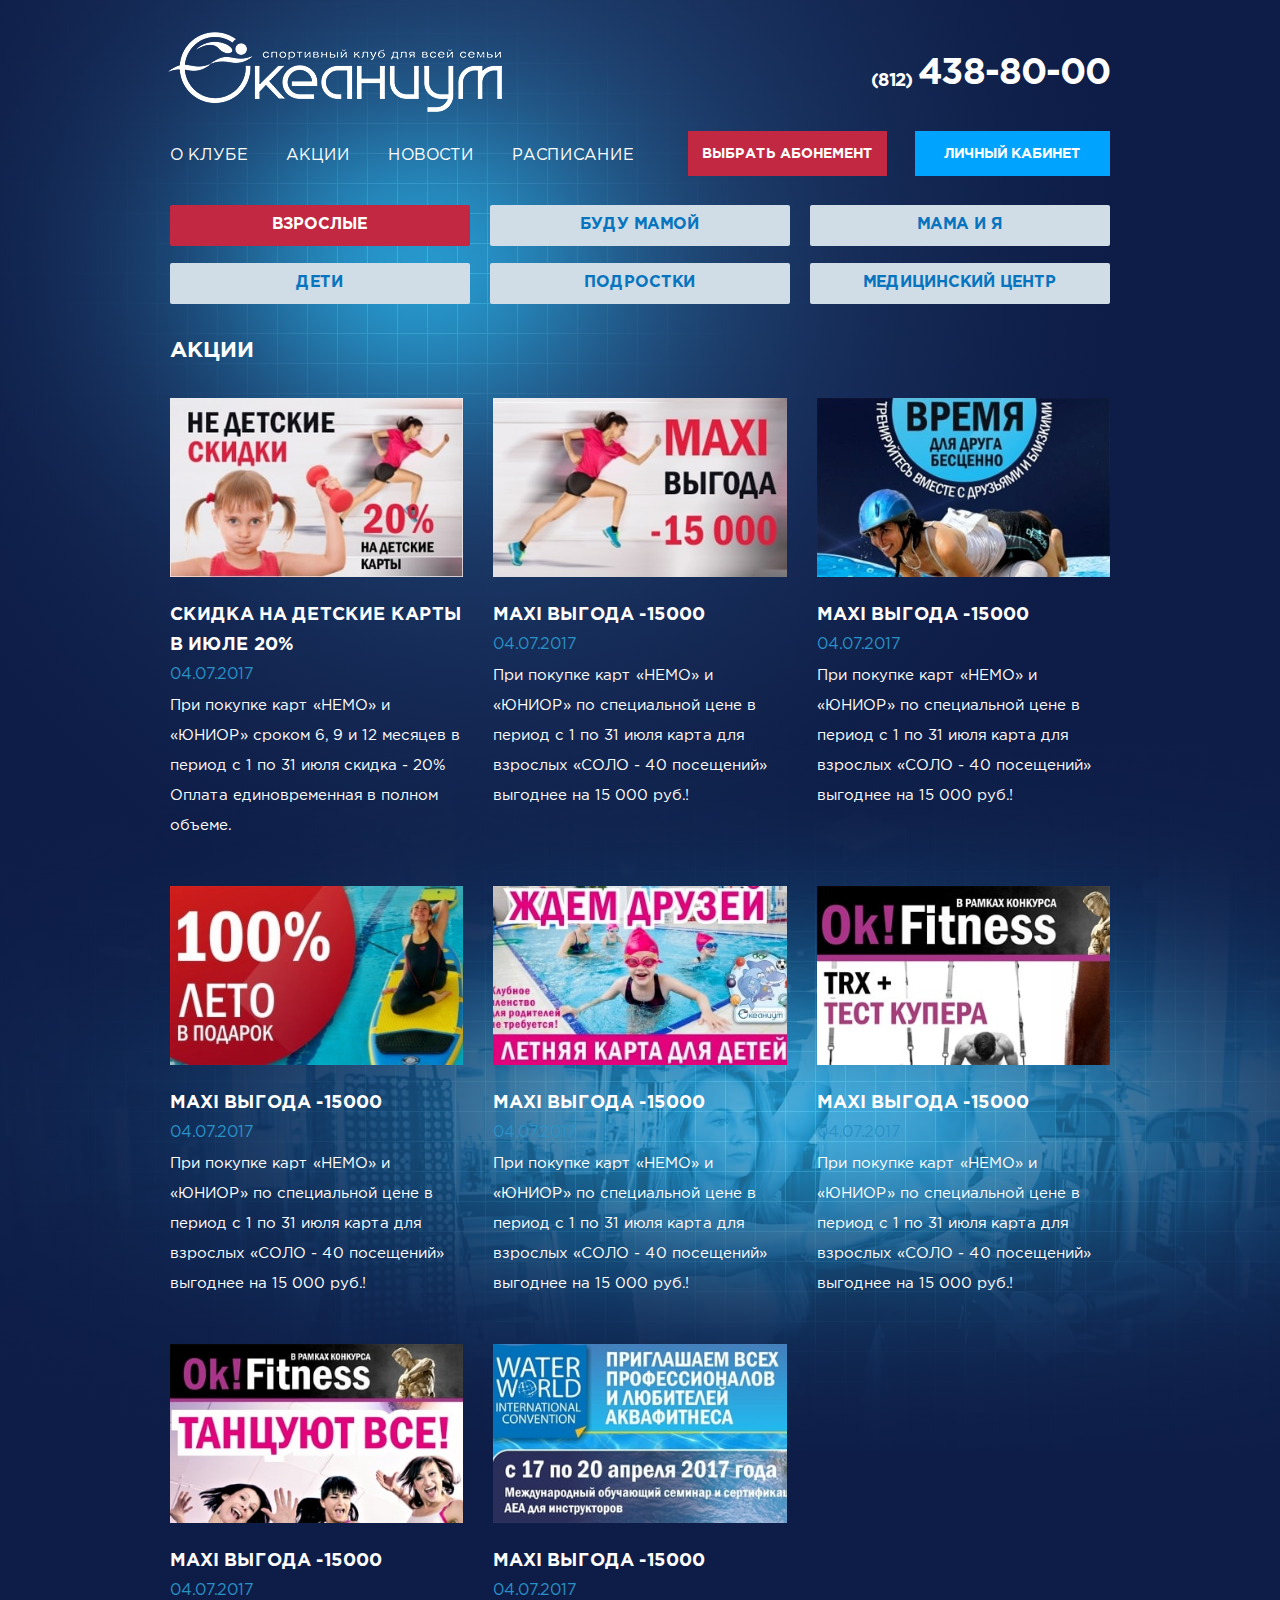
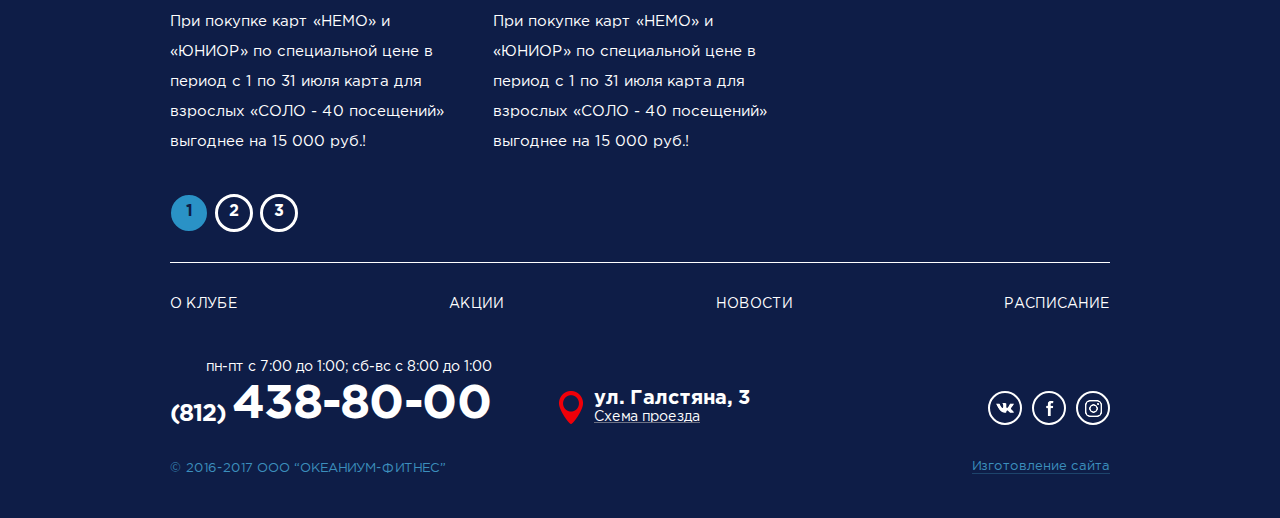
<file: stock.html>
﻿<!DOCTYPE html>
<html>
<head>
	<title>Океаниум</title>
	<meta charset="utf-8">
	<meta name="viewport" content="width=device-width, user-scalable=yes">
	<!--<link href="./favicon.ico" rel="shortcut icon">-->
	<link href="./css/style.css" rel="stylesheet">
	<!--[if IE 8]>
		<script src="http://html5shiv.googlecode.com/svn/trunk/html5.js"></script>
	<![endif]-->
</head>
<body>
	<div class="wrapper">
		<header class="header">
			<a href="#" class="header--logo"></a>
			<h4 class="header--phone">
				<a href="tel:+78124388000"><span>(812)</span> 438-80-00</a>
			</h4>
			<nav class="nav">
				<a href="#">О клубе</a>
				<a href="#">Акции</a>
				<a href="#">Новости</a>
				<a href="#">Расписание</a>
			</nav>
			<div class="header__rc">
				<a href="#" class="header--button header--button_subscription">Выбрать абонемент</a>
				<div class="header--group">
					<button class="header--button header--button_personal">Личный кабинет</button>
					<div class="personal__drop">
						<input type="text" placeholder="Телефон">
						<input type="password" placeholder="Пароль">
						<a href="#" class="recover">Получить пароль</a>
						<input type="submit" value="Вход">
					</div>
				</div>
			</div>
		</header>
		<div class="content">
			<ul class="navigation mobile-hide">
				<li><a href="#" class="special">Взрослые</a></li>
				<li><a href="#">Буду мамой</a></li>
				<li><a href="#">Мама и я</a></li>
				<li><a href="#">Дети</a></li>
				<li><a href="#">Подростки</a></li>
				<li><a href="#">Медицинский центр</a></li>
			</ul>
			<h1>Акции</h1>
			<div class="stock" data-ratio data-desktop-ratio="0.6111" data-tablet-ratio="0.6111" data-mobile-ratio="0.6111">
				<div class="stock__item">
					<a href="#" class="pic scale">
						<img src="./pic/stock-1.jpg" width="360" height="220" class="img-cover" alt="">
					</a>
					<h3><a href="#">Скидка на детские карты в июле 20%</a></h3>
					<h6>04.07.2017</h6>
					<p>При покупке карт «НЕМО» и «ЮНИОР» сроком 6, 9 и 12 месяцев в период с 1 по 31 июля скидка - 20% Оплата единовременная в полном объеме.</p>
				</div>
				<div class="stock__item">
					<a href="#" class="pic scale">
						<img src="./pic/stock-2.jpg" width="360" height="220" class="img-cover" alt="">
					</a>
					<h3><a href="#">МAXI ВЫГОДА -15000</a></h3>
					<h6>04.07.2017</h6>
					<p>При покупке карт «НЕМО» и «ЮНИОР» по специальной цене в период с 1 по 31 июля карта для взрослых «СОЛО - 40 посещений» выгоднее на 15 000 руб.!</p>
				</div>
				<div class="stock__item">
					<a href="#" class="pic scale">
						<img src="./pic/stock-3.jpg" width="360" height="220" class="img-cover" alt="">
					</a>
					<h3><a href="#">МAXI ВЫГОДА -15000</a></h3>
					<h6>04.07.2017</h6>
					<p>При покупке карт «НЕМО» и «ЮНИОР» по специальной цене в период с 1 по 31 июля карта для взрослых «СОЛО - 40 посещений» выгоднее на 15 000 руб.!</p>
				</div>
				<div class="stock__item">
					<a href="#" class="pic scale">
						<img src="./pic/stock-4.jpg" width="360" height="220" class="img-cover" alt="">
					</a>
					<h3><a href="#">МAXI ВЫГОДА -15000</a></h3>
					<h6>04.07.2017</h6>
					<p>При покупке карт «НЕМО» и «ЮНИОР» по специальной цене в период с 1 по 31 июля карта для взрослых «СОЛО - 40 посещений» выгоднее на 15 000 руб.!</p>
				</div>
				<div class="stock__item">
					<a href="#" class="pic scale">
						<img src="./pic/stock-5.jpg" width="360" height="220" class="img-cover" alt="">
					</a>
					<h3><a href="#">МAXI ВЫГОДА -15000</a></h3>
					<h6>04.07.2017</h6>
					<p>При покупке карт «НЕМО» и «ЮНИОР» по специальной цене в период с 1 по 31 июля карта для взрослых «СОЛО - 40 посещений» выгоднее на 15 000 руб.!</p>
				</div>
				<div class="stock__item">
					<a href="#" class="pic scale">
						<img src="./pic/stock-6.jpg" width="360" height="220" class="img-cover" alt="">
					</a>
					<h3><a href="#">МAXI ВЫГОДА -15000</a></h3>
					<h6>04.07.2017</h6>
					<p>При покупке карт «НЕМО» и «ЮНИОР» по специальной цене в период с 1 по 31 июля карта для взрослых «СОЛО - 40 посещений» выгоднее на 15 000 руб.!</p>
				</div>
				<div class="stock__item">
					<a href="#" class="pic scale">
						<img src="./pic/stock-7.jpg" width="360" height="220" class="img-cover" alt="">
					</a>
					<h3><a href="#">МAXI ВЫГОДА -15000</a></h3>
					<h6>04.07.2017</h6>
					<p>При покупке карт «НЕМО» и «ЮНИОР» по специальной цене в период с 1 по 31 июля карта для взрослых «СОЛО - 40 посещений» выгоднее на 15 000 руб.!</p>
				</div>
				<div class="stock__item">
					<a href="#" class="pic scale">
						<img src="./pic/stock-8.jpg" width="360" height="220" class="img-cover" alt="">
					</a>
					<h3><a href="#">МAXI ВЫГОДА -15000</a></h3>
					<h6>04.07.2017</h6>
					<p>При покупке карт «НЕМО» и «ЮНИОР» по специальной цене в период с 1 по 31 июля карта для взрослых «СОЛО - 40 посещений» выгоднее на 15 000 руб.!</p>
				</div>
			</div>
			<ul class="pagination">
				<li class="active"><span>1</span></li>
				<li><a href="#">2</a></li>
				<li><a href="#">3</a></li>
			</ul>
		</div>
		<div class="footer-clear"></div>
	</div>
	<footer class="footer">
		<div class="footer__row">
			<div class="footer--contacts">
				<p>пн-пт с 7:00 до 1:00; сб-вс с 8:00 до 1:00</p>
				<h5><a href="tel:+78124388000"><span>(812)</span> 438-80-00</a></h5>
			</div>
			<div class="footer--address">
				<h5>ул. Галстяна, 3</h5>
				<p><a href="#">Схема проезда</a></p>
			</div>
			<div class="footer--social">
				<a href="#" class="vk-icon"></a>
				<a href="#" class="fb-icon"></a>
				<a href="#" class="in-icon"></a>
			</div>
			<p class="footer--copy">© 2016-2017 ООО “ОКЕАНИУМ-ФИТНЕС”</p>
			<div class="footer--nav">
				<a href="#">О клубе</a>
				<a href="#">Акции</a>
				<a href="#">Новости</a>
				<a href="#">Расписание</a>
			</div>
			<a href="#" class="footer--author">Изготовление сайта</a>
		</div>
	</footer>
	<script src="./js/libs.js"></script>
	<script src="./js/scripts.js"></script>
</body>
</html>
</file>
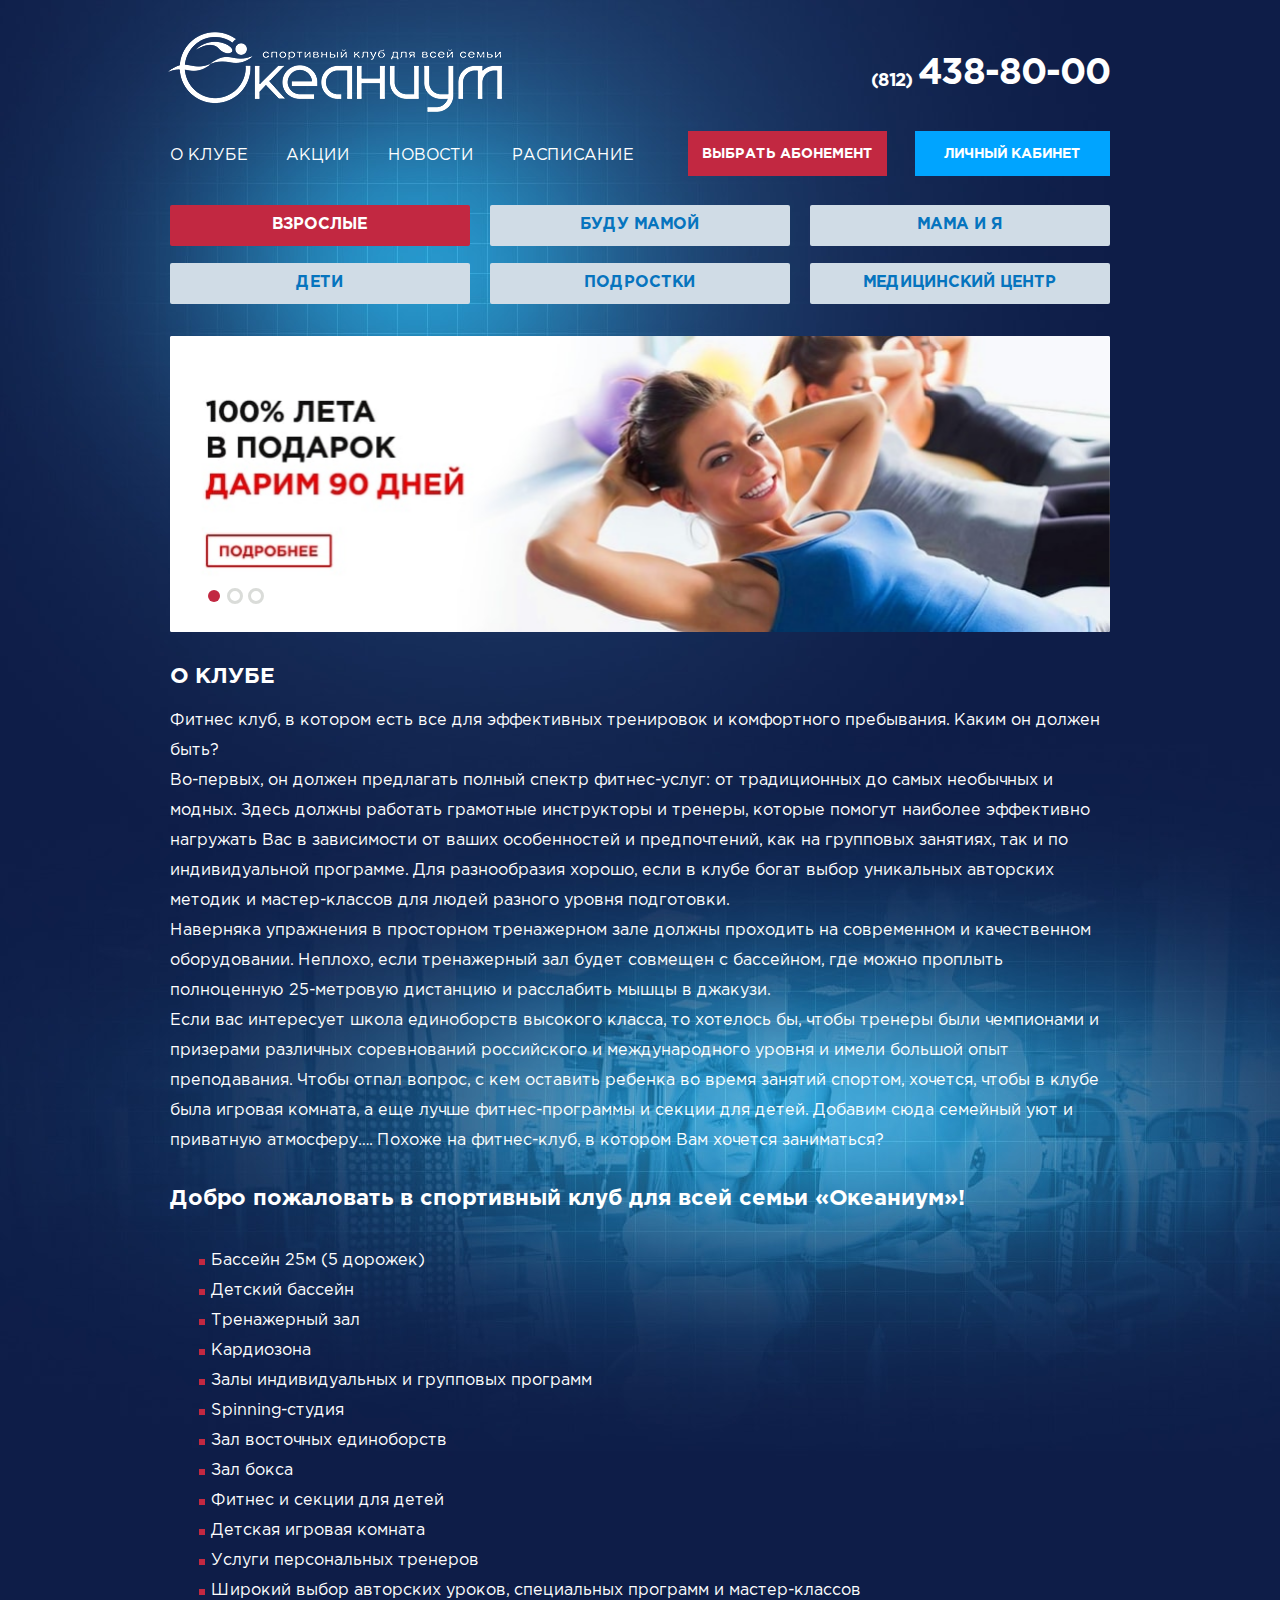
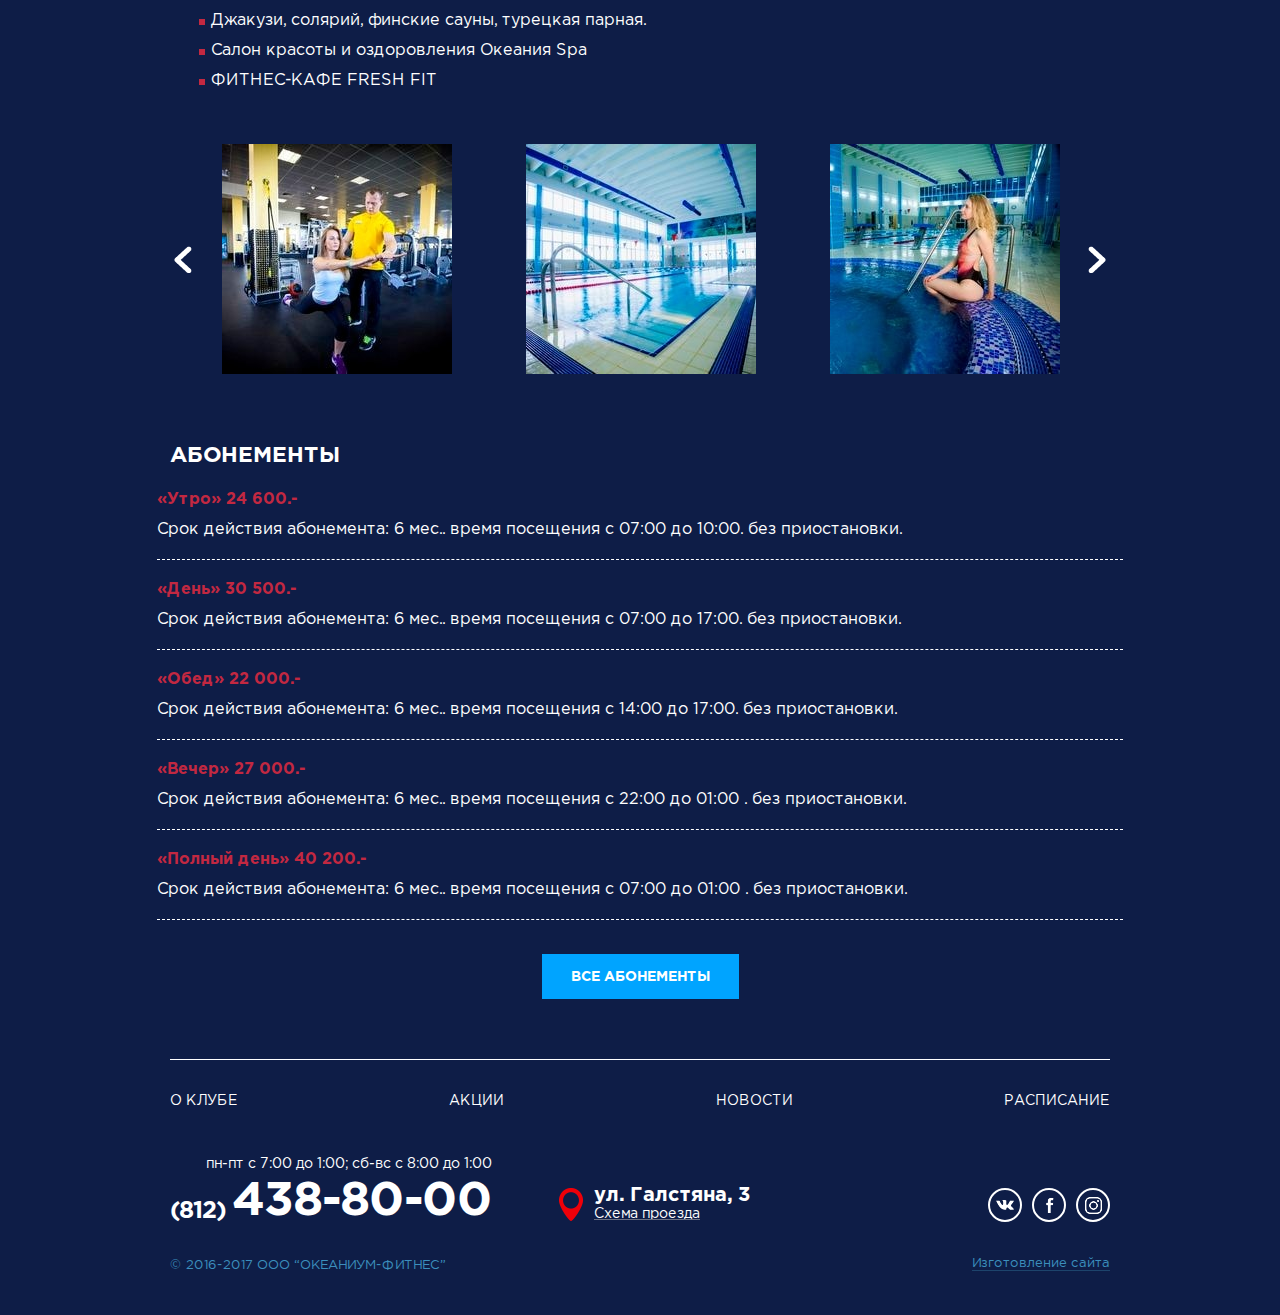
<file: text-wide.html>
﻿<!DOCTYPE html>
<html>
<head>
	<title>Океаниум</title>
	<meta charset="utf-8">
	<meta name="viewport" content="width=device-width, user-scalable=yes">
	<!--<link href="./favicon.ico" rel="shortcut icon">-->
	<link href="./css/style.css" rel="stylesheet">
	<!--[if IE 8]>
		<script src="http://html5shiv.googlecode.com/svn/trunk/html5.js"></script>
	<![endif]-->
</head>
<body>
	<div class="wrapper">
		<header class="header">
			<a href="#" class="header--logo"></a>
			<h4 class="header--phone">
				<a href="tel:+78124388000"><span>(812)</span> 438-80-00</a>
			</h4>
			<nav class="nav">
				<a href="#">О клубе</a>
				<a href="#">Акции</a>
				<a href="#">Новости</a>
				<a href="#">Расписание</a>
			</nav>
			<div class="header__rc">
				<a href="#" class="header--button header--button_subscription">Выбрать абонемент</a>
				<div class="header--group">
					<button class="header--button header--button_personal">Личный кабинет</button>
					<div class="personal__drop">
						<input type="text" placeholder="Телефон">
						<input type="password" placeholder="Пароль">
						<a href="#" class="recover">Получить пароль</a>
						<input type="submit" value="Вход">
					</div>
				</div>
			</div>
		</header>
		<div class="content">
			<ul class="navigation">
				<li><a href="#" class="special">Взрослые</a></li>
				<li><a href="#">Буду мамой</a></li>
				<li><a href="#">Мама и я</a></li>
				<li><a href="#">Дети</a></li>
				<li><a href="#">Подростки</a></li>
				<li><a href="#">Медицинский центр</a></li>
			</ul>
			<div class="introduction" data-ratio data-desktop-ratio="0.2354" data-tablet-ratio="0.3153" data-mobile-ratio="0.6666">
				<a href="#" class="item scale">
					<img data-desktop-image="./pic/intro-1-desktop.jpg" data-tablet-image="./pic/intro-1-tablet.jpg" data-mobile-image="./pic/intro-1-mobile.jpg" class="adaptive-image" alt="">
				</a>
				<a href="#" class="item scale">
					<img data-desktop-image="./pic/intro-1-desktop.jpg" data-tablet-image="./pic/intro-1-tablet.jpg" data-mobile-image="./pic/intro-1-mobile.jpg" class="adaptive-image" alt="">
				</a>
				<a href="#" class="item scale">
					<img data-desktop-image="./pic/intro-1-desktop.jpg" data-tablet-image="./pic/intro-1-tablet.jpg" data-mobile-image="./pic/intro-1-mobile.jpg" class="adaptive-image" alt="">
				</a>
			</div>
			<div class="text-page">
				<div class="text-page__lc text-page__lc_wide">
					<h1>О клубе</h1>
					<p>Фитнес клуб, в котором есть все для эффективных тренировок и комфортного пребывания. Каким он должен быть?<br>
					Во-первых, он должен предлагать полный спектр фитнес-услуг: от традиционных до самых необычных и модных. Здесь должны работать грамотные инструкторы и тренеры, которые помогут наиболее эффективно нагружать Вас в зависимости от ваших особенностей и предпочтений, как на групповых занятиях, так и по индивидуальной программе. Для разнообразия хорошо, если в клубе богат выбор уникальных авторских методик и мастер-классов для людей разного уровня подготовки.<br>
					Наверняка упражнения в просторном тренажерном зале должны проходить на современном и качественном оборудовании. Неплохо, если тренажерный зал будет совмещен с бассейном, где можно проплыть полноценную 25-метровую дистанцию и расслабить мышцы в джакузи.<br>
					Если вас интересует школа единоборств высокого класса, то хотелось бы, чтобы тренеры были чемпионами и призерами различных соревнований российского и международного уровня и имели большой опыт преподавания. Чтобы отпал вопрос, с кем оставить ребенка во время занятий спортом, хочется, чтобы в клубе была игровая комната, а еще лучше фитнес-программы и секции для детей. Добавим сюда семейный уют и приватную атмосферу…. Похоже на фитнес-клуб, в котором Вам хочется заниматься?</p>
					<h2>Добро пожаловать в спортивный клуб для всей семьи «Океаниум»!</h2>
					<ul>
						<li>Бассейн 25м (5 дорожек)</li>
						<li>Детский бассейн</li>
						<li>Тренажерный зал</li>
						<li>Кардиозона</li>
						<li>Залы индивидуальных и групповых программ</li>
						<li>Spinning-студия</li>
						<li>Зал восточных единоборств</li>
						<li>Зал бокса</li>
						<li>Фитнес и секции для детей</li>
						<li>Детская игровая комната</li>
						<li>Услуги персональных тренеров</li>
						<li>Широкий выбор авторских уроков, специальных программ и мастер-классов</li>
						<li>Джакузи, солярий, финские сауны, турецкая парная.</li>
						<li>Салон красоты и оздоровления Океания Spa</li>
						<li>ФИТНЕС-КАФЕ FRESH FIT</li>
					</ul>
				</div>
				<div class="text-page__rc">
					<h2>Абонементы</h2>
					<div class="text-page__rc--item">
						<p><strong>«Утро» 24 600.-</strong> Срок действия абонемента: 6 мес.. время посещения с 07:00 до 10:00. без приостановки.</p>
					</div>
					<div class="text-page__rc--item">
						<p><strong>«День» 30 500.-</strong> Срок действия абонемента: 6 мес.. время посещения с 07:00 до 17:00. без приостановки.</p>
					</div>
					<div class="text-page__rc--item">
						<p><strong>«Обед» 22 000.-</strong> Срок действия абонемента: 6 мес.. время посещения с 14:00 до 17:00. без приостановки.</p>
					</div>
					<div class="text-page__rc--item">
						<p><strong>«Вечер» 27 000.-</strong> Срок действия абонемента: 6 мес.. время посещения с 22:00 до 01:00 . без приостановки.</p>
					</div>
					<div class="text-page__rc--item">
						<p><strong>«Полный день» 40 200.-</strong> Срок действия абонемента: 6 мес.. время посещения с 07:00 до 01:00 . без приостановки.</p>
					</div>
					<button class="text-page__rc--all">Все абонементы</button>
				</div>
			</div>
			<div class="gallery">
				<div class="item">
					<a href="./pic/gallery-1.jpg" class="pic zoom" rel="group">
						<img src="./pic/gallery-1.jpg" width="230" height="230" class="img-cover" alt="">
					</a>
				</div>
				<div class="item">
					<a href="./pic/gallery-2.jpg" class="pic zoom" rel="group">
						<img src="./pic/gallery-2.jpg" width="230" height="230" class="img-cover" alt="">
					</a>
				</div>
				<div class="item">
					<a href="./pic/gallery-3.jpg" class="pic zoom" rel="group">
						<img src="./pic/gallery-3.jpg" width="230" height="230" class="img-cover" alt="">
					</a>
				</div>
				<div class="item">
					<a href="./pic/gallery-4.jpg" class="pic zoom" rel="group">
						<img src="./pic/gallery-4.jpg" width="230" height="230" class="img-cover" alt="">
					</a>
				</div>
				<div class="item">
					<a href="./pic/gallery-5.jpg" class="pic zoom" rel="group">
						<img src="./pic/gallery-5.jpg" width="230" height="230" class="img-cover" alt="">
					</a>
				</div>
				<div class="item">
					<a href="./pic/gallery-1.jpg" class="pic zoom" rel="group">
						<img src="./pic/gallery-1.jpg" width="230" height="230" class="img-cover" alt="">
					</a>
				</div>
				<div class="item">
					<a href="./pic/gallery-2.jpg" class="pic zoom" rel="group">
						<img src="./pic/gallery-2.jpg" width="230" height="230" class="img-cover" alt="">
					</a>
				</div>
				<div class="item">
					<a href="./pic/gallery-3.jpg" class="pic zoom" rel="group">
						<img src="./pic/gallery-3.jpg" width="230" height="230" class="img-cover" alt="">
					</a>
				</div>
				<div class="item">
					<a href="./pic/gallery-4.jpg" class="pic zoom" rel="group">
						<img src="./pic/gallery-4.jpg" width="230" height="230" class="img-cover" alt="">
					</a>
				</div>
				<div class="item">
					<a href="./pic/gallery-5.jpg" class="pic zoom" rel="group">
						<img src="./pic/gallery-5.jpg" width="230" height="230" class="img-cover" alt="">
					</a>
				</div>
			</div>
		</div>
		<div class="footer-clear"></div>
	</div>
	<footer class="footer">
		<div class="footer__row">
			<div class="footer--contacts">
				<p>пн-пт с 7:00 до 1:00; сб-вс с 8:00 до 1:00</p>
				<h5><a href="tel:+78124388000"><span>(812)</span> 438-80-00</a></h5>
			</div>
			<div class="footer--address">
				<h5>ул. Галстяна, 3</h5>
				<p><a href="#">Схема проезда</a></p>
			</div>
			<div class="footer--social">
				<a href="#" class="vk-icon"></a>
				<a href="#" class="fb-icon"></a>
				<a href="#" class="in-icon"></a>
			</div>
			<p class="footer--copy">© 2016-2017 ООО “ОКЕАНИУМ-ФИТНЕС”</p>
			<div class="footer--nav">
				<a href="#">О клубе</a>
				<a href="#">Акции</a>
				<a href="#">Новости</a>
				<a href="#">Расписание</a>
			</div>
			<a href="#" class="footer--author">Изготовление сайта</a>
		</div>
	</footer>
	<script src="./js/libs.js"></script>
	<script src="./js/scripts.js"></script>
</body>
</html>
</file>
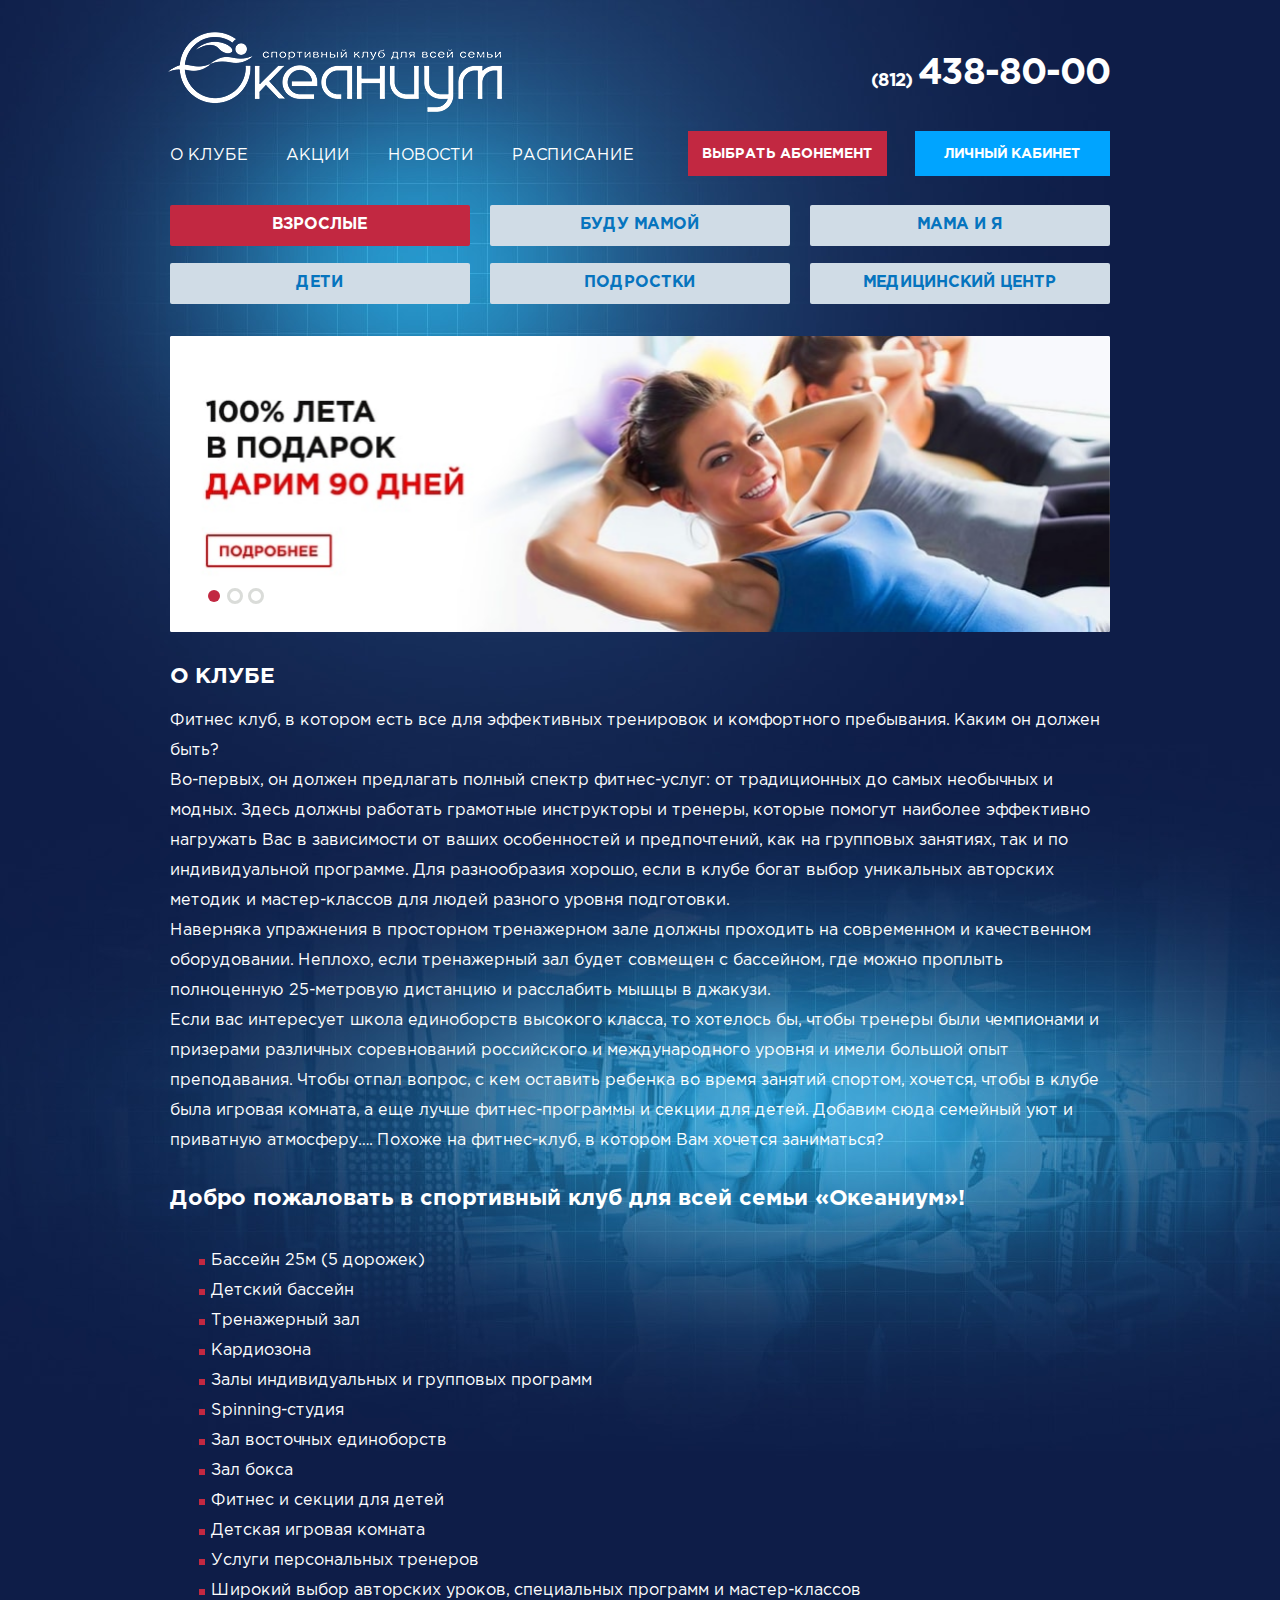
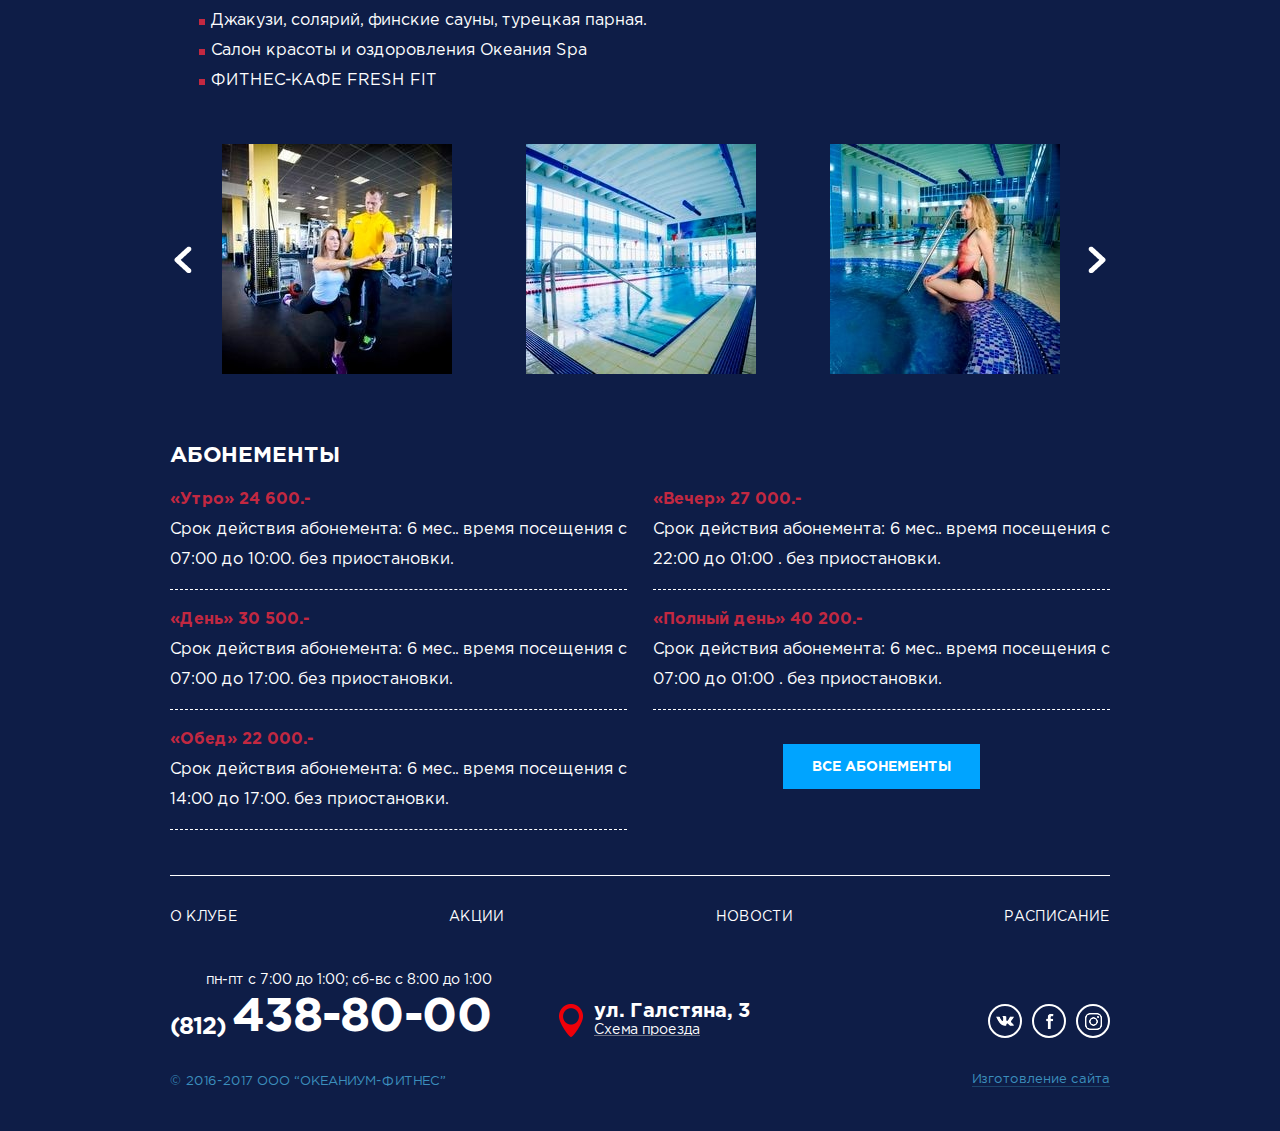
<file: text.html>
﻿<!DOCTYPE html>
<html>
<head>
	<title>Океаниум</title>
	<meta charset="utf-8">
	<meta name="viewport" content="width=device-width, user-scalable=yes">
	<!--<link href="./favicon.ico" rel="shortcut icon">-->
	<link href="./css/style.css" rel="stylesheet">
	<!--[if IE 8]>
		<script src="http://html5shiv.googlecode.com/svn/trunk/html5.js"></script>
	<![endif]-->
</head>
<body>
	<div class="wrapper">
		<header class="header">
			<a href="#" class="header--logo"></a>
			<h4 class="header--phone">
				<a href="tel:+78124388000"><span>(812)</span> 438-80-00</a>
			</h4>
			<nav class="nav">
				<a href="#">О клубе</a>
				<a href="#">Акции</a>
				<a href="#">Новости</a>
				<a href="#">Расписание</a>
			</nav>
			<div class="header__rc">
				<a href="#" class="header--button header--button_subscription">Выбрать абонемент</a>
				<div class="header--group">
					<button class="header--button header--button_personal">Личный кабинет</button>
					<div class="personal__drop">
						<input type="text" placeholder="Телефон">
						<input type="password" placeholder="Пароль">
						<a href="#" class="recover">Получить пароль</a>
						<input type="submit" value="Вход">
					</div>
				</div>
			</div>
		</header>
		<div class="content">
			<ul class="navigation">
				<li><a href="#" class="special">Взрослые</a></li>
				<li><a href="#">Буду мамой</a></li>
				<li><a href="#">Мама и я</a></li>
				<li><a href="#">Дети</a></li>
				<li><a href="#">Подростки</a></li>
				<li><a href="#">Медицинский центр</a></li>
			</ul>
			<div class="introduction" data-ratio data-desktop-ratio="0.2354" data-tablet-ratio="0.3153" data-mobile-ratio="0.6666">
				<a href="#" class="item scale">
					<img data-desktop-image="./pic/intro-1-desktop.jpg" data-tablet-image="./pic/intro-1-tablet.jpg" data-mobile-image="./pic/intro-1-mobile.jpg" class="adaptive-image" alt="">
				</a>
				<a href="#" class="item scale">
					<img data-desktop-image="./pic/intro-1-desktop.jpg" data-tablet-image="./pic/intro-1-tablet.jpg" data-mobile-image="./pic/intro-1-mobile.jpg" class="adaptive-image" alt="">
				</a>
				<a href="#" class="item scale">
					<img data-desktop-image="./pic/intro-1-desktop.jpg" data-tablet-image="./pic/intro-1-tablet.jpg" data-mobile-image="./pic/intro-1-mobile.jpg" class="adaptive-image" alt="">
				</a>
			</div>
			<div class="text-page">
				<div class="text-page__lc">
					<h1>О клубе</h1>
					<p>Фитнес клуб, в котором есть все для эффективных тренировок и комфортного пребывания. Каким он должен быть?<br>
					Во-первых, он должен предлагать полный спектр фитнес-услуг: от традиционных до самых необычных и модных. Здесь должны работать грамотные инструкторы и тренеры, которые помогут наиболее эффективно нагружать Вас в зависимости от ваших особенностей и предпочтений, как на групповых занятиях, так и по индивидуальной программе. Для разнообразия хорошо, если в клубе богат выбор уникальных авторских методик и мастер-классов для людей разного уровня подготовки.<br>
					Наверняка упражнения в просторном тренажерном зале должны проходить на современном и качественном оборудовании. Неплохо, если тренажерный зал будет совмещен с бассейном, где можно проплыть полноценную 25-метровую дистанцию и расслабить мышцы в джакузи.<br>
					Если вас интересует школа единоборств высокого класса, то хотелось бы, чтобы тренеры были чемпионами и призерами различных соревнований российского и международного уровня и имели большой опыт преподавания. Чтобы отпал вопрос, с кем оставить ребенка во время занятий спортом, хочется, чтобы в клубе была игровая комната, а еще лучше фитнес-программы и секции для детей. Добавим сюда семейный уют и приватную атмосферу…. Похоже на фитнес-клуб, в котором Вам хочется заниматься?</p>
					<h2>Добро пожаловать в спортивный клуб для всей семьи «Океаниум»!</h2>
					<ul>
						<li>Бассейн 25м (5 дорожек)</li>
						<li>Детский бассейн</li>
						<li>Тренажерный зал</li>
						<li>Кардиозона</li>
						<li>Залы индивидуальных и групповых программ</li>
						<li>Spinning-студия</li>
						<li>Зал восточных единоборств</li>
						<li>Зал бокса</li>
						<li>Фитнес и секции для детей</li>
						<li>Детская игровая комната</li>
						<li>Услуги персональных тренеров</li>
						<li>Широкий выбор авторских уроков, специальных программ и мастер-классов</li>
						<li>Джакузи, солярий, финские сауны, турецкая парная.</li>
						<li>Салон красоты и оздоровления Океания Spa</li>
						<li>ФИТНЕС-КАФЕ FRESH FIT</li>
					</ul>
				</div>
				<div class="text-page__rc">
					<h2>Абонементы</h2>
					<div class="text-page__rc--col">
						<div class="text-page__rc--item">
							<p><strong>«Утро» 24 600.-</strong> Срок действия абонемента: 6 мес.. время посещения с 07:00 до 10:00. без приостановки.</p>
						</div>
						<div class="text-page__rc--item">
							<p><strong>«День» 30 500.-</strong> Срок действия абонемента: 6 мес.. время посещения с 07:00 до 17:00. без приостановки.</p>
						</div>
						<div class="text-page__rc--item">
							<p><strong>«Обед» 22 000.-</strong> Срок действия абонемента: 6 мес.. время посещения с 14:00 до 17:00. без приостановки.</p>
						</div>
					</div>
					<div class="text-page__rc--col">
						<div class="text-page__rc--item">
							<p><strong>«Вечер» 27 000.-</strong> Срок действия абонемента: 6 мес.. время посещения с 22:00 до 01:00 . без приостановки.</p>
						</div>
						<div class="text-page__rc--item">
							<p><strong>«Полный день» 40 200.-</strong> Срок действия абонемента: 6 мес.. время посещения с 07:00 до 01:00 . без приостановки.</p>
						</div>
						<button class="text-page__rc--all">Все абонементы</button>
					</div>
				</div>
			</div>
			<div class="gallery">
				<div class="item">
					<a href="./pic/gallery-1.jpg" class="pic zoom" rel="group">
						<img src="./pic/gallery-1.jpg" width="230" height="230" class="img-cover" alt="">
					</a>
				</div>
				<div class="item">
					<a href="./pic/gallery-2.jpg" class="pic zoom" rel="group">
						<img src="./pic/gallery-2.jpg" width="230" height="230" class="img-cover" alt="">
					</a>
				</div>
				<div class="item">
					<a href="./pic/gallery-3.jpg" class="pic zoom" rel="group">
						<img src="./pic/gallery-3.jpg" width="230" height="230" class="img-cover" alt="">
					</a>
				</div>
				<div class="item">
					<a href="./pic/gallery-4.jpg" class="pic zoom" rel="group">
						<img src="./pic/gallery-4.jpg" width="230" height="230" class="img-cover" alt="">
					</a>
				</div>
				<div class="item">
					<a href="./pic/gallery-5.jpg" class="pic zoom" rel="group">
						<img src="./pic/gallery-5.jpg" width="230" height="230" class="img-cover" alt="">
					</a>
				</div>
				<div class="item">
					<a href="./pic/gallery-1.jpg" class="pic zoom" rel="group">
						<img src="./pic/gallery-1.jpg" width="230" height="230" class="img-cover" alt="">
					</a>
				</div>
				<div class="item">
					<a href="./pic/gallery-2.jpg" class="pic zoom" rel="group">
						<img src="./pic/gallery-2.jpg" width="230" height="230" class="img-cover" alt="">
					</a>
				</div>
				<div class="item">
					<a href="./pic/gallery-3.jpg" class="pic zoom" rel="group">
						<img src="./pic/gallery-3.jpg" width="230" height="230" class="img-cover" alt="">
					</a>
				</div>
				<div class="item">
					<a href="./pic/gallery-4.jpg" class="pic zoom" rel="group">
						<img src="./pic/gallery-4.jpg" width="230" height="230" class="img-cover" alt="">
					</a>
				</div>
				<div class="item">
					<a href="./pic/gallery-5.jpg" class="pic zoom" rel="group">
						<img src="./pic/gallery-5.jpg" width="230" height="230" class="img-cover" alt="">
					</a>
				</div>
			</div>
		</div>
		<div class="footer-clear"></div>
	</div>
	<footer class="footer">
		<div class="footer__row">
			<div class="footer--contacts">
				<p>пн-пт с 7:00 до 1:00; сб-вс с 8:00 до 1:00</p>
				<h5><a href="tel:+78124388000"><span>(812)</span> 438-80-00</a></h5>
			</div>
			<div class="footer--address">
				<h5>ул. Галстяна, 3</h5>
				<p><a href="#">Схема проезда</a></p>
			</div>
			<div class="footer--social">
				<a href="#" class="vk-icon"></a>
				<a href="#" class="fb-icon"></a>
				<a href="#" class="in-icon"></a>
			</div>
			<p class="footer--copy">© 2016-2017 ООО “ОКЕАНИУМ-ФИТНЕС”</p>
			<div class="footer--nav">
				<a href="#">О клубе</a>
				<a href="#">Акции</a>
				<a href="#">Новости</a>
				<a href="#">Расписание</a>
			</div>
			<a href="#" class="footer--author">Изготовление сайта</a>
		</div>
	</footer>
	<script src="./js/libs.js"></script>
	<script src="./js/scripts.js"></script>
</body>
</html>
</file>
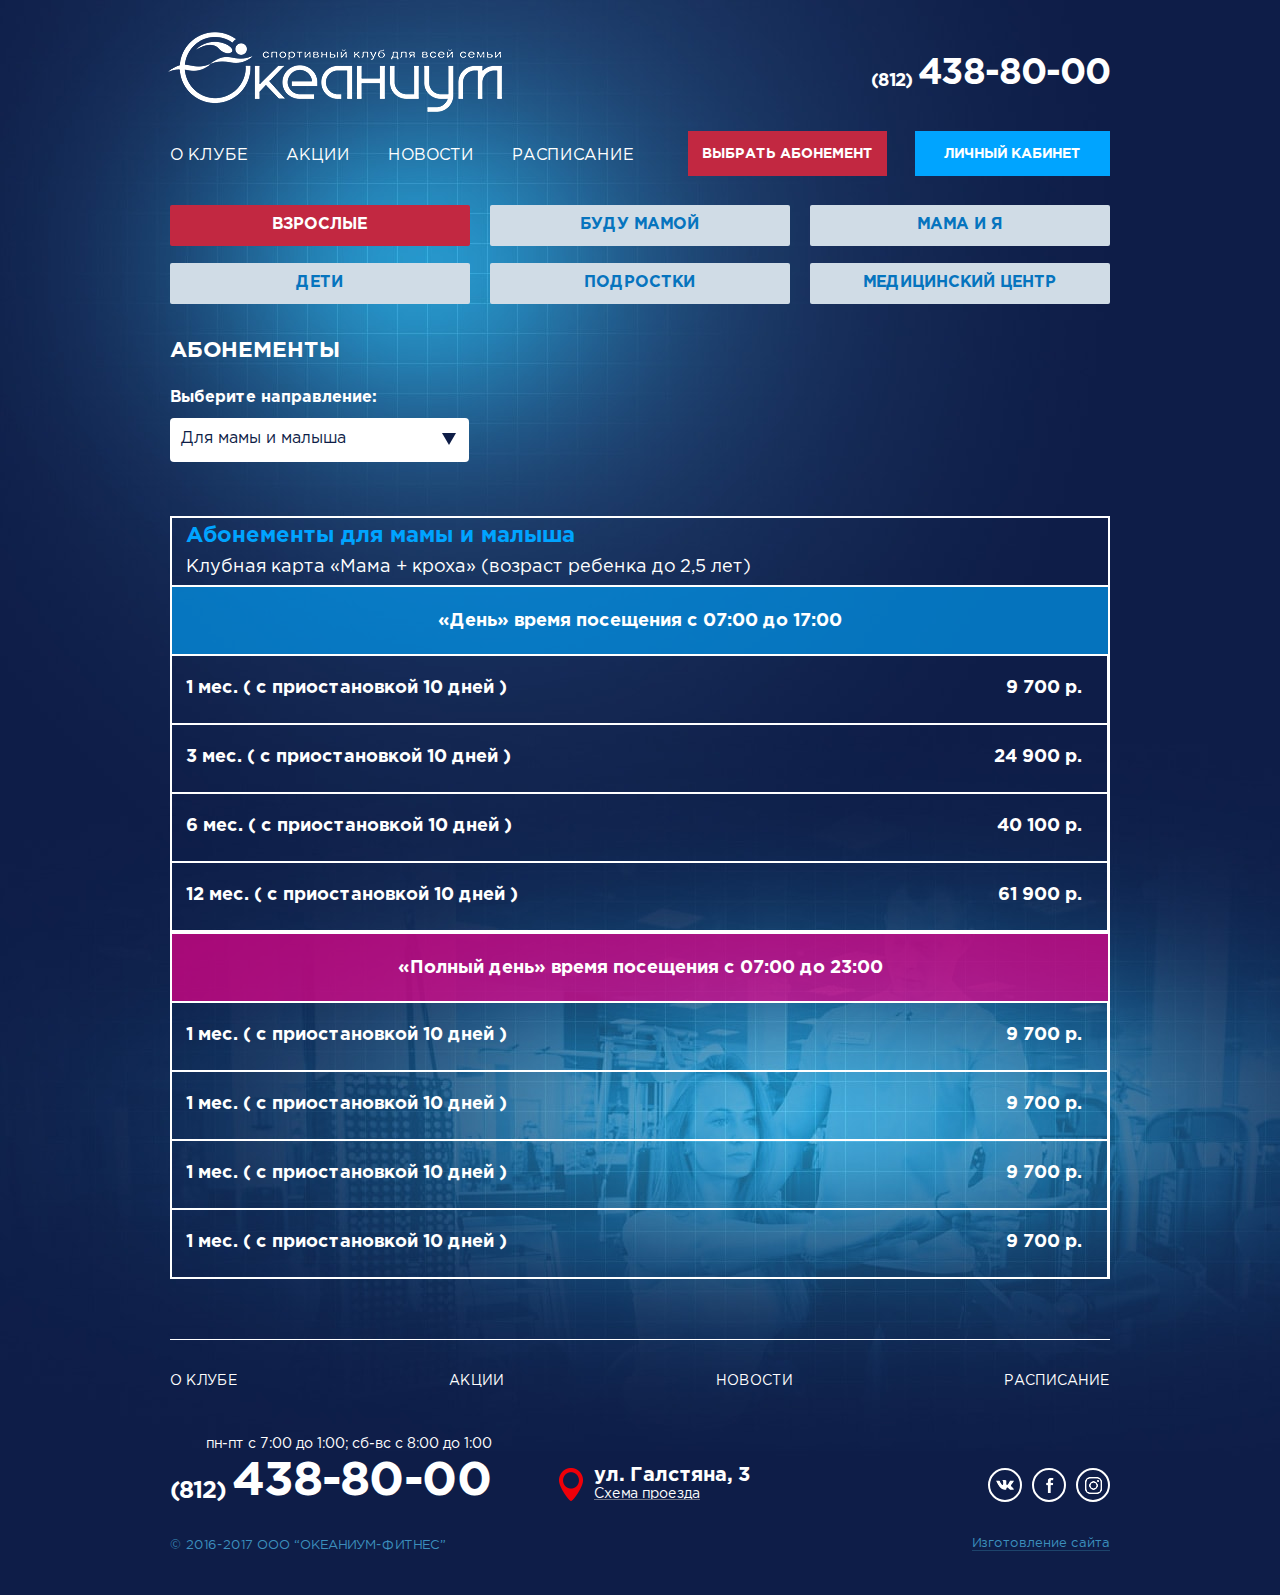
<file: tickets.html>
﻿<!DOCTYPE html>
<html>
<head>
	<title>Океаниум</title>
	<meta charset="utf-8">
	<meta name="viewport" content="width=device-width, user-scalable=yes">
	<!--<link href="./favicon.ico" rel="shortcut icon">-->
	<link href="./css/style.css" rel="stylesheet">
	<!--[if IE 8]>
		<script src="http://html5shiv.googlecode.com/svn/trunk/html5.js"></script>
	<![endif]-->
</head>
<body>
	<div class="wrapper">
		<header class="header">
			<a href="#" class="header--logo"></a>
			<h4 class="header--phone">
				<a href="tel:+78124388000"><span>(812)</span> 438-80-00</a>
			</h4>
			<nav class="nav">
				<a href="#">О клубе</a>
				<a href="#">Акции</a>
				<a href="#">Новости</a>
				<a href="#">Расписание</a>
			</nav>
			<div class="header__rc">
				<a href="#" class="header--button header--button_subscription">Выбрать абонемент</a>
				<div class="header--group">
					<button class="header--button header--button_personal">Личный кабинет</button>
					<div class="personal__drop">
						<input type="text" placeholder="Телефон">
						<input type="password" placeholder="Пароль">
						<a href="#" class="recover">Получить пароль</a>
						<input type="submit" value="Вход">
					</div>
				</div>
			</div>
		</header>
		<div class="content">
			<ul class="navigation mobile-hide">
				<li><a href="#" class="special">Взрослые</a></li>
				<li><a href="#">Буду мамой</a></li>
				<li><a href="#">Мама и я</a></li>
				<li><a href="#">Дети</a></li>
				<li><a href="#">Подростки</a></li>
				<li><a href="#">Медицинский центр</a></li>
			</ul>
			<h1>Абонементы</h1>
			<div class="filter">
				<div class="filter__item">
					<h5>Выберите направление:</h5>
					<select>
						<option>Для мамы и малыша</option>
						<option>Для мамы и малыша</option>
						<option>Для мамы и малыша</option>
						<option>Для мамы и малыша</option>
					</select>
				</div>
			</div>
			<table class="tickets">
				<thead>
					<tr>
						<th colspan="2">
							<h5>Абонементы для мамы и малыша</h5>
							<p>Клубная карта «Мама + кроха» (возраст ребенка до 2,5 лет)</p>
						</th>
					</tr>
				</thead>
				<tbody>
					<tr>
						<th class="bg_blue" colspan="2">«День» время посещения с 07:00 до 17:00</th>
					</tr>
					<tr>
						<td><strong>1 мес.</strong> ( с приостановкой 10 дней ) <span>9 700 р.</span></td>
						<td><strong>3 мес.</strong> ( с приостановкой 10 дней ) <span>24 900 р.</span></td>
					</tr>
					<tr>
						<td><strong>6 мес.</strong> ( с приостановкой 10 дней ) <span>40 100 р.</span></td>
						<td><strong>12 мес.</strong> ( с приостановкой 10 дней ) <span>61 900 р.</span></td>
					</tr>
					<tr>
						<th class="bg_purple" colspan="2">«Полный день» время посещения с 07:00 до 23:00</th>
					</tr>
					<tr>
						<td><strong>1 мес.</strong> ( с приостановкой 10 дней ) <span>9 700 р.</span></td>
						<td><strong>1 мес.</strong> ( с приостановкой 10 дней ) <span>9 700 р.</span></td>
					</tr>
					<tr>
						<td><strong>1 мес.</strong> ( с приостановкой 10 дней ) <span>9 700 р.</span></td>
						<td><strong>1 мес.</strong> ( с приостановкой 10 дней ) <span>9 700 р.</span></td>
					</tr>
				</tbody>
			</table>
		</div>
		<div class="footer-clear"></div>
	</div>
	<footer class="footer">
		<div class="footer__row">
			<div class="footer--contacts">
				<p>пн-пт с 7:00 до 1:00; сб-вс с 8:00 до 1:00</p>
				<h5><a href="tel:+78124388000"><span>(812)</span> 438-80-00</a></h5>
			</div>
			<div class="footer--address">
				<h5>ул. Галстяна, 3</h5>
				<p><a href="#">Схема проезда</a></p>
			</div>
			<div class="footer--social">
				<a href="#" class="vk-icon"></a>
				<a href="#" class="fb-icon"></a>
				<a href="#" class="in-icon"></a>
			</div>
			<p class="footer--copy">© 2016-2017 ООО “ОКЕАНИУМ-ФИТНЕС”</p>
			<div class="footer--nav">
				<a href="#">О клубе</a>
				<a href="#">Акции</a>
				<a href="#">Новости</a>
				<a href="#">Расписание</a>
			</div>
			<a href="#" class="footer--author">Изготовление сайта</a>
		</div>
	</footer>
	<script src="./js/libs.js"></script>
	<script src="./js/scripts.js"></script>
</body>
</html>
</file>
<file: css/style.css>
﻿/* Fonts */

@font-face {
    font-family:'Gotham Pro';
    src:url('../fonts/gothampro.eot');
    src:url('../fonts/gothampro.eot?#iefix') format('embedded-opentype'),
        url('../fonts/gothampro.woff') format('woff'),
        url('../fonts/gothampro.ttf') format('truetype');
    font-weight:normal;
    font-style:normal;
}
@font-face {
    font-family:'Gotham Pro';
    src:url('../fonts/gothampro-italic.eot');
    src:url('../fonts/gothampro-italic.eot?#iefix') format('embedded-opentype'),
        url('../fonts/gothampro-italic.woff') format('woff'),
        url('../fonts/gothampro-italic.ttf') format('truetype');
    font-weight:normal;
    font-style:italic;
}
@font-face {
    font-family:'Gotham Pro';
    src:url('../fonts/gothampro-medium.eot');
    src:url('../fonts/gothampro-medium.eot?#iefix') format('embedded-opentype'),
        url('../fonts/gothampro-medium.woff') format('woff'),
        url('../fonts/gothampro-medium.ttf') format('truetype');
    font-weight:500;
    font-style:normal;
}
@font-face {
    font-family:'Gotham Pro';
    src:url('../fonts/gothampro-bold.eot');
    src:url('../fonts/gothampro-bold.eot?#iefix') format('embedded-opentype'),
        url('../fonts/gothampro-bold.woff') format('woff'),
        url('../fonts/gothampro-bold.ttf') format('truetype');
    font-weight:bold;
    font-style:normal;
}

/* Default */

html {
	height:100%;
}
html * {
	max-height:1000000px;
	vertical-align:top;
	-webkit-box-sizing:border-box;
	box-sizing:border-box;
}
html *:before,
html *:after {
	vertical-align:top;
	-webkit-box-sizing:border-box;
	box-sizing:border-box;
}
body {
	width:100%;
	height:100%;
	color:#ffffff;
	font-size:12px;
	line-height:16px;
    font-family:'Gotham Pro', sans-serif;
	padding:0;
	margin:0;
	background:#0e1d47 url('../img/bg.jpg') no-repeat center top;
	-webkit-tap-highlight-color:transparent;
}
p {
	text-indent:0;
	padding:0;
	margin:0 0 16px;
}
table {
	margin:0 0 16px;
	border-collapse:collapse;
}
table td {
	padding:0;
}
:focus {
	outline:none;
}
img {
	padding:0;
	margin:0;
	border:0;
}
a {
	color:#ffffff;
	text-decoration:none;
}
a:hover {
	text-decoration:none;
}
form {
	margin:0;
}
ul {
	margin:0 0 10px 16px;
	padding:0;
}
ul li {
	padding:0;
	list-style:none;
}
ol {
	margin:0 0 10px 18px;
	padding:0;
}
* +html ol {
	padding:0 0 0 5px;
}
ol li {
	padding:0 0 0 16px;
}
input, select, textarea {
	color:#ffffff;
	font-size:12px;
    font-family:'Gotham Pro', sans-serif;
	padding:0;
	margin:0;
	background:none;
	border:0;
	-webkit-box-sizing:border-box;
	box-sizing:border-box;
}
textarea {
	overflow:auto;
}
button {
	color:#ffffff;
    font-family:'Gotham Pro', sans-serif;
	margin:0;
	border:0;
	-webkit-box-sizing:border-box;
	box-sizing:border-box;
}
button::-moz-focus-inner {
	padding:0;
	border:0;
}
::-webkit-input-placeholder  {
	color:#191617;
}
:-moz-placeholder {
	color:#191617;
}
::-moz-placeholder {
	color:#191617;
}
:-ms-input-placeholder {
	color:#191617;
}
.img-cover,
.img-contain {
	display:none !important;
}
.slick-list,.slick-slider,.slick-track{position:relative;display:block}.slick-loading .slick-slide,.slick-loading.slick-track{visibility:hidden}.slick-slider{-moz-box-sizing:border-box;box-sizing:border-box;-webkit-user-select:none;-moz-user-select:none;-ms-user-select:none;user-select:none;-webkit-touch-callout:none;-khtml-user-select:none;-ms-touch-action:pan-y;touch-action:pan-y;-webkit-tap-highlight-color:transparent}.slick-list{overflow:hidden;margin:0;padding:0}.slick-list:focus{outline:0}.slick-list.dragging{cursor:pointer;cursor:hand}.slick-slider .slick-list,.slick-slider .slick-track{-webkit-transform:translate3d(0,0,0);-moz-transform:translate3d(0,0,0);-ms-transform:translate3d(0,0,0);-o-transform:translate3d(0,0,0);transform:translate3d(0,0,0)}.slick-track{top:0;left:0}.slick-track:after,.slick-track:before{display:table;content:''}.slick-track:after{clear:both}.slick-slide{display:none;float:left;height:100%;min-height:1px}[dir=rtl] .slick-slide{float:right}.slick-slide img{display:block}.slick-slide.slick-loading img{display:none}.slick-slide.dragging img{pointer-events:none}.slick-initialized .slick-slide{display:block}.slick-vertical .slick-slide{display:block;height:auto;border:1px solid transparent}.slick-arrow.slick-hidden{display:none}
.fancybox-image,.fancybox-inner,.fancybox-nav,.fancybox-nav span,.fancybox-outer,.fancybox-skin,.fancybox-tmp,.fancybox-wrap,.fancybox-wrap iframe,.fancybox-wrap object{padding:0;margin:0;border:0;outline:0;vertical-align:top}.fancybox-wrap{position:absolute;top:0;left:0;z-index:8020}.fancybox-inner,.fancybox-outer,.fancybox-skin{position:relative}.fancybox-skin{background:#f9f9f9;color:#444;text-shadow:none;-webkit-border-radius:4px;-moz-border-radius:4px;border-radius:4px}.fancybox-opened{z-index:8030}.fancybox-opened .fancybox-skin{-webkit-box-shadow:0 10px 25px rgba(0,0,0,.5);-moz-box-shadow:0 10px 25px rgba(0,0,0,.5);box-shadow:0 10px 25px rgba(0,0,0,.5)}.fancybox-inner{overflow:hidden}.fancybox-type-iframe .fancybox-inner{-webkit-overflow-scrolling:touch}.fancybox-error{color:#444;font:14px/20px "Helvetica Neue",Helvetica,Arial,sans-serif;margin:0;padding:15px;white-space:nowrap}.fancybox-iframe,.fancybox-image{display:block;width:100%;height:100%}.fancybox-image{max-width:100%;max-height:100%}#fancybox-loading,.fancybox-close,.fancybox-next span,.fancybox-prev span{background-image:url(../img/fancybox_sprite.png)}#fancybox-loading{position:fixed;top:50%;left:50%;margin-top:-22px;margin-left:-22px;background-position:0 -108px;opacity:.8;cursor:pointer;z-index:8060}.fancybox-close,.fancybox-nav,.fancybox-nav span{cursor:pointer;z-index:8040;position:absolute}#fancybox-loading div{width:44px;height:44px;background:url(../img/fancybox_loading.gif) center center no-repeat}.fancybox-close{top:-18px;right:-18px;width:36px;height:36px}.fancybox-nav{top:0;width:40%;height:100%;text-decoration:none;background:url(../img/blank.gif);-webkit-tap-highlight-color:transparent}.fancybox-prev{left:0}.fancybox-next{right:0}.fancybox-nav span{top:50%;width:36px;height:34px;margin-top:-18px;visibility:hidden}.fancybox-prev span{left:10px;background-position:0 -36px}.fancybox-next span{right:10px;background-position:0 -72px}.fancybox-nav:hover span{visibility:visible}.fancybox-tmp{position:absolute;top:-99999px;left:-99999px;visibility:hidden;max-width:99999px;max-height:99999px;overflow:visible!important}.fancybox-lock,.fancybox-lock body{overflow:hidden!important}.fancybox-lock{width:auto}.fancybox-lock-test{overflow-y:hidden!important}.fancybox-overlay{position:absolute;top:0;left:0;overflow:hidden;display:none;z-index:8010;background:url(../img/fancybox_overlay.png)}.fancybox-overlay-fixed{position:fixed;bottom:0;right:0}.fancybox-lock .fancybox-overlay{overflow:auto;overflow-y:scroll}.fancybox-title{visibility:hidden;font:400 13px/20px "Helvetica Neue",Helvetica,Arial,sans-serif;position:relative;text-shadow:none;z-index:8050}.fancybox-opened .fancybox-title{visibility:visible}.fancybox-title-float-wrap{position:absolute;bottom:0;right:50%;margin-bottom:-35px;z-index:8050;text-align:center}.fancybox-title-float-wrap .child{display:inline-block;margin-right:-100%;padding:2px 20px;background:0 0;background:rgba(0,0,0,.8);-webkit-border-radius:15px;-moz-border-radius:15px;border-radius:15px;text-shadow:0 1px 2px #222;color:#FFF;font-weight:700;line-height:24px;white-space:nowrap}.fancybox-title-outside-wrap{position:relative;margin-top:10px;color:#fff}.fancybox-title-inside-wrap{padding-top:10px}.fancybox-title-over-wrap{position:absolute;bottom:0;left:0;color:#fff;padding:10px;background:#000;background:rgba(0,0,0,.8)}@media only screen and (-webkit-min-device-pixel-ratio:1.5),only screen and (min--moz-device-pixel-ratio:1.5),only screen and (min-device-pixel-ratio:1.5){#fancybox-loading,.fancybox-close,.fancybox-next span,.fancybox-prev span{background-image:url(../img/fancybox_sprite@2x.png);background-size:44px 152px}#fancybox-loading div{background-image:url(../img/fancybox_loading@2x.gif);background-size:24px 24px}}
div.checker,div.radio{position:relative}div.checker,div.checker input,div.checker span,div.radio,div.radio input,div.radio span{width:18px;height:18px;cursor:pointer}div.checker input,div.radio input{filter:alpha(opacity=0);border:none}div.checker span,div.radio input,div.radio span{zoom:1;text-align:center}div.checker span{position:relative;display:-moz-inline-box;display:inline-block;background:#ffffff;border-top:4px solid #dce6ec}div.checker span.checked:before{content:'✓';position:absolute;left:0;top:-4px;width:100%;color:#0e1d47;font-size:18px;line-height:18px;font-weight:bold}div.checker input{opacity:0;-moz-opacity:0;background:0 0;display:-moz-inline-box;display:inline-block;zoom:1}div.radio span{display:-moz-inline-box;display:inline-block;position:realtive;width:22px;height:22px;border:1px solid #a1a1a1;-webkit-border-radius:50%;border-radius:50%;}div.radio span.checked:after{content:'';position:absolute;left:5px;top:5px;width:12px;height:12px;background:#333333;-webkit-border-radius:50%;border-radius:50%;}div.radio input{opacity:0;-moz-opacity:0;background:0 0;display:-moz-inline-box;display:inline-block}
.adaptive-image {
	width:100%;
	height:auto;
}
.wrapper {
	position:relative;
	max-width:1590px;
	min-width:320px;
	min-height:100%;
	margin:0 auto;
}

/* Core */

.header {
	position:relative;
	height:145px;
}
.header--logo {
	position:absolute;
	left:35px;
	top:32px;
	display:block;
	width:335px;
	height:80px;
	background:url('../img/logo.png') no-repeat 0 0;
}
.header--phone {
	position:absolute;
	left:404px;
	top:50px;
	font-size:36px;
	line-height:42px;
	letter-spacing:-1px;
	padding:0;
	margin:0;
}
.header--phone span {
	display:inline-block;
	font-size:18px;
	line-height:24px;
	margin:16px -4px 2px 0;
}
.ya-phone {
	font-size:28px;
}
.nav {
	position:absolute;
	left:662px;
	top:51px;
}
.nav a {
	float:left;
	display:block;
	font-size:16px;
	line-height:22px;
	padding:10px 13px;
	text-transform:uppercase;
}
.nav a:hover {
	text-decoration:underline;
}
.header__rc {
	position:absolute;
	right:30px;
	top:51px;
}
.header--button {
	position:relative;
	float:left;
	font-size:14px;
	line-height:18px;
	font-weight:bold;
	text-transform:uppercase;
	cursor:pointer;
	margin:0 0 0 28px;
}
.header--button_subscription {
	padding:14px 14px 13px;
	background:#c22841;
}
.header--button_personal {
	padding:14px 33px 13px;
	background:#00a4ff;
}
.header--button:after {
	content:'';
	position:absolute;
	right:-4px;
	top:4px;
	width:4px;
	height:100%;
	background:rgba(0,0,0,0.2);
	opacity:0;
}
.header--button.is-active {
	padding-bottom:33px;
}
.header--button.is-active:after {
	opacity:1;
}
.header--group {
	position:relative;
	float:left;
	margin:0 0 0 28px;
}
.header--group .header--button {
	float:none;
	margin:0;
}
.personal__drop {
	opacity:0;
	visibility:hidden;
	position:absolute;
	right:0;
	top:65px;
	z-index:100;
	width:440px;
	text-align:right;
	padding:27px 20px 5px 22px;
	background:#c2d5d8;
	-webkit-box-shadow:4px 4px 0 rgba(0,0,0,0.2);
	box-shadow:4px 4px 0 rgba(0,0,0,0.2);
}
.personal__drop.is-dropped {
	opacity:1;
	visibility:visible;
}
.personal__drop input[type="text"],
.personal__drop input[type="password"] {
	width:100%;
	color:#000000;
	font-size:14px;
	padding:11px 11px 10px;
	margin:0 0 11px;
	background:#ffffff;
}
.personal__drop input[type="submit"] {
	min-width:200px;
	font-size:14px;
	font-weight:bold;
	text-transform:uppercase;
	cursor:pointer;
	padding:15px 19px 14px;
	margin:4px 0 11px;
	background:#00a4ff;
}
.personal__drop .recover {
	position:absolute;
	left:22px;
	bottom:32px;
	display:block;
	color:#0e1d47;
	font-size:14px;
	line-height:17px;
}
.personal__drop .recover:after {
	content:'';
	position:absolute;
	left:0;
	bottom:1px;
	width:100%;
	border-bottom:1px solid #a2b3bb;
}
.personal__drop .recover:hover:after {
	border-bottom-color:transparent;
}
.content {
	padding:0 30px 70px;
}
.introduction {
	overflow:hidden;
	position:relative;
	margin:0 0 30px;
	background:#ffffff;
	-webkit-border-radius:2px;
	border-radius:2px;
}
.introduction .slick-dots {
	position:absolute;
	left:40px;
	bottom:15px;
	z-index:10;
	margin:0;
}
.introduction .slick-dots li {
	float:left;
}
.introduction .slick-dots button {
	position:relative;
	width:25px;
	height:25px;
	cursor:pointer;
	background:transparent;
}
.introduction .slick-dots button:before {
	content:'';
	position:absolute;
	left:50%;
	top:50%;
	width:18px;
	height:18px;
	margin:-9px 0 0 -9px;
	background:transparent;
	border:3px solid #dadcd9;
	-webkit-border-radius:50%;
	border-radius:50%;
	-webkit-transition:all 0.2s ease;
	transition:all 0.2s ease;
}
.introduction .slick-dots .slick-active button:before {
	width:14px;
	height:14px;
	margin:-7px 0 0 -7px;
	border-width:0;
	background:#c22841;
}
.introduction .item {
	position:relative;
	display:block;
}
.introduction .bg {
	position:absolute;
	right:0;
	top:0;
	height:100%;
	width:auto;
}
.introduction .text {
	position:absolute;
	left:43px;
	bottom:73px;
	max-width:340px;
	z-index:2;
}
.introduction h3 {
	color:#191617;
	font-size:36px;
	line-height:43px;
	text-transform:uppercase;
	letter-spacing:-1px;
	padding:0;
	margin:0 0 41px;
}
.introduction h3 span {
	display:block;
	color:#c22841;
	margin:2px 0 0;
}
.introduction .more {
	display:inline-block;
	color:#c22841;
	font-size:18px;
	line-height:24px;
	font-weight:bold;
	text-transform:uppercase;
	padding:6px 20px 6px;
	background:transparent;
	border:2px solid #c22841;
	-webkit-border-radius:2px;
	border-radius:2px;
}
.catalog-grid {
	width:1560px;
	width:calc(100% + 30px);
	font-size:0;
	margin:0 0 0 -15px;
}
.catalog-grid--item {
	display:inline-block;
	width:25%;
	padding:0 15px;
	margin:0 0 30px;
}
.item-card {
	overflow:hidden;
	position:relative;
	display:block;
	background:#ffffff;
	-webkit-border-radius:2px;
	border-radius:2px;
}
.item-card h5 {
	position:absolute;
	left:0;
	bottom:0;
	width:100%;
	color:#c22841;
	font-size:20px;
	line-height:26px;
	text-align:right;
	text-transform:uppercase;
	padding:13px 25px 13px;
	margin:0;
	background:rgba(194,213,216,0.77);
	-webkit-transition:all 0.2s ease;
	transition:all 0.2s ease;
}
.item-card:hover h5 {
	color:#ffffff;
	padding-right:32px;
	background:rgba(239,0,9,0.77);
}
.item-list {
	position:relative;
	padding:8px 0 1px;
}
.item-list:after {
	content:'';
	position:absolute;
	left:0;
	bottom:0;
	width:220px;
	width:calc(100% - 140px);
	height:1px;
	background:url('../img/line-bg.png') repeat-x top;
}
.item-list h3 {
	font-size:24px;
	line-height:30px;
	text-transform:uppercase;
	padding:0;
	margin:0 0 6px;
}
.item-list--all {
	position:absolute;
	right:0;
	bottom:-8px;
	display:block;
	color:#c22841;
	font-size:14px;
	line-height:17px;
	font-weight:bold;
	text-decoration:underline;
	text-transform:uppercase;
	padding:0;
	margin:0;
}
.item-list--all:hover {
	text-decoration:none;
}
.item-list__new {
	position:relative;
	display:block;
	min-height:105px;
	padding:13px 0 16px;
}
.item-list__new:before {
	content:'';
	position:absolute;
	left:0;
	top:0;
	width:100%;
	height:1px;
	background:url('../img/line-bg.png') repeat-x top;
}
.item-list__new h6 {
	font-size:16px;
	line-height:19px;
	font-weight:normal;
	padding:0;
	margin:0 0 19px;
}
.item-list__new p {
	font-size:16px;
	line-height:19px;
	font-weight:bold;
	margin:0;
}
.item-list__partner {
	position:relative;
	display:table;
	width:100%;
	min-height:105px;
	padding:13px 104px 18px 104px;
}
.item-list__partner:before {
	content:'';
	position:absolute;
	left:0;
	top:0;
	width:100%;
	height:1px;
	background:url('../img/line-bg.png') repeat-x top;
}
.item-list__partner .pic {
	position:absolute;
	left:0;
	top:8px;
	width:88px;
	height:88px;
}
.item-list__partner h5 {
	position:absolute;
	right:0;
	top:50%;
	width:88px;
	font-size:30px;
	line-height:36px;
	padding:0;
	margin:-21px 0 0;
}
.item-list__partner p {
	display:table-cell;
	width:100%;
	font-size:14px;
	line-height:17px;
	font-weight:bold;
	text-transform:uppercase;
	vertical-align:middle;
}
.item-list__partner p span {
	display:block;
	font-size:13px;
	line-height:16px;
	font-weight:normal;
	text-transform:none;
	margin:16px 0 0;
}
.item-list__coach {
	position:relative;
	display:block;
	min-height:105px;
	padding:12px 0 10px 94px;
}
.item-list__coach:before {
	content:'';
	position:absolute;
	left:0;
	top:0;
	width:100%;
	height:1px;
	background:url('../img/line-bg.png') repeat-x top;
}
.item-list__coach .pic {
	position:absolute;
	left:0;
	top:12px;
	width:81px;
	height:81px;
	background:#ffffff;
	border:3px solid #ffffff;
	-webkit-border-radius:50%;
	border-radius:50%;
}
.item-list__coach h4 {
	font-size:16px;
	line-height:19px;
	padding:0;
	margin:0 0 16px;
}
.item-list__coach p {
	font-size:14px;
	line-height:16px;
	margin:0;
}
.footer-clear {
	clear:both;
	overflow:hidden;
	height:195px;
}
.footer {
	max-width:1590px;
	margin:-195px auto 0;
}
.footer__row {
	position:relative;
	height:195px;
	margin:0 30px;
	border-top:1px solid #ffffff;
}
.footer--contacts {
	float:left;
	margin:27px 70px 0 0;
}
.footer--contacts p {
	font-size:14px;
	line-height:17px;
	text-align:right;
	margin:0 0 2px;
}
.footer--contacts h5 {
	font-size:48px;
	line-height:54px;
	letter-spacing:-1px;
	padding:0;
	margin:0;
}
.footer--contacts h5 span {
	display:inline-block;
	font-size:24px;
	line-height:28px;
	margin:22px -7px 4px 0;
}
.footer--copy {
	position:absolute;
	left:0;
	bottom:41px;
	color:#3c8fbd;
	font-size:13px;
	line-height:16px;
	text-transform:uppercase;
	margin:0;
}
.footer--address {
	position:relative;
	float:left;
	padding:0 0 0 35px;
	margin:55px 60px 0 0;
}
.footer--address:before {
	content:'';
	position:absolute;
	left:0;
	top:4px;
	width:24px;
	height:33px;
	background:url('../img/pin-icon.png') no-repeat 0 0;
}
.footer--address h5 {
	font-size:20px;
	line-height:22px;
	padding:0;
	margin:0;
}
.footer--address p {
	font-size:14px;
	line-height:16px;
	margin:0;
}
.footer--address a {
	position:relative;
}
.footer--address a:after {
	content:'';
	position:absolute;
	left:0;
	bottom:0;
	width:100%;
	border-bottom:1px solid #6c7184;
}
.footer--address a:hover:after {
	border-bottom-color:transparent;
}
.footer--social {
	float:left;
	margin:59px 0 0;
}
.footer--social a {
	float:left;
	display:block;
	width:34px;
	height:34px;
	margin:0 10px 0 0;
	background-position:0 0;
	background-repeat:no-repeat;
	border:2px solid #ffffff;
	-webkit-border-radius:50%;
	border-radius:50%;
}
.footer--social .vk-icon {
	background-image:url('../img/vk-icon.png');
}
.footer--social .fb-icon {
	background-image:url('../img/fb-icon.png');
}
.footer--social .in-icon {
	background-image:url('../img/in-icon.png');
}
.footer--social .send-icon {
	background-image:url('../img/send-icon.png');
}
.footer--nav {
	position:absolute;
	right:-12px;
	top:57px;
}
.footer--nav a {
	float:left;
	display:block;
	font-size:14px;
	line-height:17px;
	text-transform:uppercase;
	padding:10px 12px;
}
.footer--nav a:hover {
	text-decoration:underline;
}
.footer--author {
	position:absolute;
	right:0;
	bottom:43px;
	display:block;
	color:#3c8fbd;
	font-size:13px;
	line-height:16px;
	margin:0;
}
.footer--author:after {
	content:'';
	position:absolute;
	left:0;
	bottom:1px;
	width:100%;
	border-bottom:1px solid #1d446c;
}
.footer--author:hover:after {
	border-bottom-color:transparent;
}
.navigation {
	width:1558px;
	width:calc(100% + 28px);
	font-size:0;
	margin:-4px 0 19px -14px;
}
.navigation li {
	display:inline-block;
	width:16.66%;
	padding:0 14px;
	margin:0 0 17px;
}
.navigation a {
	display:block;
	color:#0674be;
	font-size:16px;
	line-height:22px;
	font-weight:bold;
	text-align:center;
	text-transform:uppercase;
	white-space:nowrap;
	padding:9px 9px 10px;
	background:#d0dce6;
	-webkit-border-radius:2px;
	border-radius:2px;
	-webkit-transition:all 0.2s ease;
	transition:all 0.2s ease;
}
.navigation a:hover,
.navigation .special {
	color:#ffffff;
	background:#c22841;
}
.content h1 {
	font-size:22px;
	line-height:30px;
	text-transform:uppercase;
	padding:0;
	margin:0 0 20px;
}
.filter {
	margin:0 0 54px;
}
.filter__item {
	display:inline-block;
	width:299px;
	margin:0 20px 0 0;
}
.filter__item h5 {
	font-size:16px;
	line-height:19px;
	padding:2px 0 1px;
	margin:0 0 10px;
}
.filter__item h5 br {
	display:none;
}
.filter__item_quantity {
	float:right;
	width:149px;
}
.filter__item_quantity h5 {
	text-align:center;
}
.selectric-wrapper {
	position:relative;
	cursor:pointer;
}
.selectric-responsive {
	width:100%;
}
.selectric {
	overflow:hidden;
	position:relative;
	background:#ffffff;
	-webkit-border-radius:4px;
	border-radius:4px;
}
.selectric .label {
	overflow:hidden;
	display:block;
	height:44px;
	color:#0e1d47;
	font-size:16px;
	line-height:22px;
	text-overflow:ellipsis;
	white-space:nowrap;
	padding:10px 38px 12px 11px;
	-webkit-user-select:none;
	-moz-user-select:none;
	-ms-user-select:none;
	user-select:none;
}
.selectric .button {
	position:absolute;
	right:0;
	top:0;
	display:block;
	width:38px;
	height:44px;
	line-height:44px;
}
.selectric .button:after {
	content:'';
	position: absolute;
	top:15px;
	right:13px;
	border-left:7px solid transparent;
	border-right:7px solid transparent;
	border-top:12px solid #0e1d47;
}
.selectric-open .selectric,
.selectric-focus .selectric {
	-webkit-border-radius:4px 4px 0 0;
	border-radius:4px 4px 0 0;
}
.selectric-above .selectric {
	-webkit-border-radius:0 0 4px 4px;
	border-radius:0 0 4px 4px;
}
.selectric-open {
	z-index:9999;
}
.selectric-open .selectric-items {
	display:block;
}
.selectric-disabled {
	filter:alpha(opacity=50);
	opacity:0.5;
	cursor:default;
	-webkit-user-select:none;
	-moz-user-select:none;
	-ms-user-select:none;
	user-select:none;
}
.selectric-hide-select {
	position:relative;
	overflow:hidden;
	width:0;
	height:0;
}
.selectric-hide-select select {
	position:absolute;
	left:-100%;
}
.selectric-hide-select.selectric-is-native {
	position:absolute;
	width:100%;
	height:100%;
	z-index:10;
}
.selectric-hide-select.selectric-is-native select {
	position:absolute;
	top:0;
	left:0;
	right:0;
	height:100%;
	width:100%;
	border:none;
	z-index:1;
	opacity:0;
}
.selectric-input {
	position:absolute !important;
	top:0 !important;
	left:0 !important;
	overflow:hidden !important;
	clip:rect(0, 0, 0, 0) !important;
	margin:0 !important;
	padding:0 !important;
	width:1px !important;
	height:1px !important;
	outline:none !important;
	border:none !important;
	*font:0/0 a !important;
	background:none !important;
}
.selectric-temp-show {
	position:absolute !important;
	visibility:hidden !important;
	display:block !important;
}
.selectric-items {
	display:none;
	position:absolute;
	top:100%;
	left:0;
	background:#d0dce6;
	z-index:-1;
	-webkit-border-radius:0 0 4px 4px;
	border-radius:0 0 4px 4px;
}
.selectric-above .selectric-items {
	-webkit-border-radius:4px 4px 0 0;
	border-radius:4px 4px 0 0;
}
.selectric-items .selectric-scroll {
	height:100%;
	overflow:auto;
}
.selectric-above .selectric-items {
	top:auto;
	bottom:100%;
}
.selectric-items ul,
.selectric-items li {
	min-height:20px;
	color:#0e1d47;
	font-size:16px;
	line-height:22px;
	list-style:none;
	padding:0;
	margin:0;
}
.selectric-items ul {
	padding:4px 0 4px;
}
.selectric-items li {
	display:block;
	padding:8px 38px 10px 11px;
	cursor:pointer;
}
/*.selectric-items li.selected {
	background:#E0E0E0;
	color:#444;
}
.selectric-items li.highlighted {
	background:#D0D0D0;
	color:#444;
}
.selectric-items li:hover {
	background:#D5D5D5;
	color:#444;
}*/
.selectric-items .disabled {
	filter:alpha(opacity=50);
	opacity:0.5;
	cursor:default !important;
	background:none !important;
	color:#666 !important;
	-webkit-user-select:none;
	-moz-user-select:none;
	-ms-user-select:none;
	user-select:none;
}
.selectric-items .selectric-group .selectric-group-label {
	font-weight:bold;
	padding-left:10px;
	cursor:default;
	-webkit-user-select:none;
	-moz-user-select:none;
	-ms-user-select:none;
	user-select:none;
	background:none;
	color:#444;
}
.selectric-items .selectric-group.disabled li {
	filter:alpha(opacity=100);
	opacity:1;
}
.selectric-items .selectric-group li {
	padding-left:25px;
}
.tickets {
	width:100%;
	margin:0 0 30px;
	border:2px solid #ffffff;
	border-bottom-width:0;
}
.tickets thead th {
	font-weight:normal;
	text-align:left;
	padding:3px 14px 2px;
	border:2px solid #ffffff;
}
.tickets thead th h5 {
	color:#00a4ff;
	font-size:22px;
	line-height:30px;
	padding:0;
	margin:0 0 4px;
}
.tickets thead th p {
	color:#ffffff;
	font-size:18px;
	line-height:24px;
	margin:0 0 4px;
}
.tickets tbody th {
	font-size:18px;
	line-height:24px;
	text-align:center;
	padding:22px 14px 21px;
	margin:0;
	border:2px solid #ffffff;
}
.tickets tbody th.bg_blue {
	background-color:rgba(0,164,255,0.64);
}
.tickets tbody th.bg_purple {
	background-color:rgba(236,0,140,0.69);
}
.tickets tbody td {
	width:50%;
	font-size:18px;
	line-height:24px;
	font-weight:bold;
	padding:20px 25px 23px 14px;
	margin:0;
	border:2px solid #ffffff;
}
.tickets tbody td span {
	float:right;
}
.stock {
	overflow:hidden;
	width:1560px;
	width:calc(100% + 30px);
	font-size:0;
	margin:32px 0 -1px -15px;
}
.stock_inline {
	white-space:nowrap;
}
.stock a:hover {
	text-decoration:underline;
}
.stock__item {
	display:inline-block;
	width:25%;
	white-space:normal;
	padding:0 15px;
	margin:0 0 45px;
}
.stock .pic {
	display:block;
	margin:0 0 19px;
}
.stock h3 {
	font-size:18px;
	line-height:30px;
	text-transform:uppercase;
	padding:0;
	margin:0;
}
.stock h6 {
	color:#2a92c6;
	font-size:16px;
	line-height:30px;
	font-weight:normal;
	padding:0;
	margin:0 0 1px;
}
.stock p {
	font-size:15px;
	line-height:30px;
	margin:0;
}
.pagination {
	width:calc(100% + 7px);
	font-size:0;
	margin:0 0 -7px;
}
.pagination li {
	display:inline-block;
	margin:0 7px 7px 0;
}
.pagination a,
.pagination span {
	display:block;
	width:38px;
	height:38px;
	color:#ffffff;
	font-size:16px;
	line-height:22px;
	font-weight:bold;
	text-align:center;
	padding:4px 0 6px;
	border:3px solid #ffffff;
	-webkit-border-radius:50%;
	border-radius:50%;
}
.pagination .active {
	padding:1px;
}
.pagination .active a,
.pagination .active span {
	width:36px;
	height:36px;
	color:#0e1d47;
	border-width:2px;
	background:#2a92c6;
	border-color:#2a92c6;
}
.navigation + .introduction {
	margin:-4px 0 51px;
}
.text-page {
	clear:both;
	overflow:hidden;
	width:1560px;
	width:calc(100% + 30px);
	margin:0 0 24px -15px;
}
.text-page__lc {
	float:left;
	width:75%;
	padding:0 15px;
}
.text-page__lc_wide {
	width:100%;
}
.text-page__lc h1 {
	margin:0 0 14px;
}
.text-page__lc p {
	font-size:16px;
	line-height:30px;
	margin:0 0 30px;
}
.text-page__lc h2 {
	font-size:22px;
	line-height:30px;
	padding:0;
	margin:-2px 0 32px;
}
.text-page__lc ul {
	margin:0 0 30px 29px;
}
.text-page__lc li {
	position:relative;
	font-size:16px;
	line-height:30px;
	padding:0 0 0 12px;
}
.text-page__lc li:before {
	content:'';
	position:absolute;
	left:0;
	top:13px;
	width:6px;
	height:6px;
	background:#c22841;
}
.text-page__rc {
	float:left;
	width:25%;
	text-align:center;
	padding:0 15px;
}
.text-page__rc h2 {
	font-size:22px;
	line-height:30px;
	text-align:left;
	text-transform:uppercase;
	padding:0;
	margin:0 0 14px;
}
.text-page__rc--item {
	text-align:left;
	padding:0 0 14px;
	margin:0 0 15px;
	border-bottom:1px dashed #ffffff;
}
.text-page__rc--item p {
	font-size:16px;
	line-height:30px;
	margin:0;
}
.text-page__rc--item p strong {
	display:block;
	color:#c22841;
}
.text-page__rc--all {
	font-size:14px;
	line-height:20px;
	font-weight:bold;
	text-transform:uppercase;
	cursor:pointer;
	padding:13px 29px 12px;
	margin:19px 0 30px;
	background:#00a4ff;
}
.gallery {
	position:relative;
	margin:0 15px;
}
.gallery .slick-prev,
.gallery .slick-next {
	position:absolute;
	top:0;
	z-index:10;
	display:block;
	width:50px;
	height:100%;
	cursor:pointer;
	background:transparent;
}
.gallery .slick-prev:before,
.gallery .slick-next:before {
	content:'';
	position:absolute;
	top:50%;
	width:18px;
	height:27px;
	margin-top:-13px;
	background-image:url('../img/gallery-arrows.png');
	background-repeat:no-repeat;
}
.gallery .slick-prev {
	left:-15px;
}
.gallery .slick-prev:before {
	left:4px;
	background-position:0 0;
}
.gallery .slick-next {
	right:-15px;
}
.gallery .slick-next:before {
	right:4px;
	background-position:-18px 0;
}
.gallery .pic {
	display:block;
	width:230px;
	height:230px;
	margin:0 auto;
}
.coachs {
	width:1560px;
	width:calc(100% + 30px);
	font-size:0;
	margin:69px 0 -2px -15px;
}
.coachs__item {
	position:relative;
	min-height:350px;
	display:inline-block;
	width:33.33%;
	padding:10px 15px 0 273px;
	margin:0 0 48px;
}
.coachs__item .pic {
	position:absolute;
	left:15px;
	top:0;
	width:230px;
	height:350px;
	border:3px solid #ffffff;
}
.coachs__item h3 {
	font-size:22px;
	line-height:30px;
	text-transform:uppercase;
	padding:0 0 10px;
	margin:0 0 16px;
	border-bottom:1px solid #ffffff;
}
.coachs__item p {
	font-size:16px;
	line-height:19px;
	margin:0;
}
.mobile-show {
	display:none;
}
[data-open] {
	cursor:pointer;
}
.fade-bg {
	visibility:hidden;
	opacity:0;
	position:fixed;
	left:0;
	top:0;
	z-index:1000;
	width:100%;
	height:100%;
	background:rgba(14,30,73,0.82);
	-webkit-transition:all 0.3s ease;
	transition:all 0.3s ease;
}
.fade-bg.is-opened {
	visibility:visible;
	opacity:1;
}
body.is-locked {
	overflow:hidden;
}
.modal-container {
	overflow-y:auto;
	position:fixed;
	left:0;
	top:0;
	z-index:1010;
	width:100%;
	height:100%;
}
.modal {
	visibility:hidden;
	opacity:0;
	-webkit-transform:translateY(-5px);
	transform:translateY(-5px);
	-webkit-transition:-webkit-transform 0.3s ease;
	transition:transform 0.3s ease;
}
.modal_coach {
	position:absolute;
	left:50%;
	top:30px;
	z-index:1010;
	width:619px;
	margin-left:-309px;
	background:#ffffff;
	-webkit-box-shadow:3px 4px 5px rgba(0,0,1,0.75);
	box-shadow:3px 4px 5px rgba(0,0,1,0.75);
}
.modal.is-opened {
	display:block;
	height:auto;
	visibility:visible;
	opacity:1;
	-webkit-transform:translateY(0);
	transform:translateY(0);
}
.modal--close {
	position:absolute;
	right:-17px;
	top:-20px;
	display:block;
	width:39px;
	height:39px;
	cursor:pointer;
	background:url('../img/close-icon.png') no-repeat 0 0;
	background-size:39px 39px;
}
.modal_coach__row {
	clear:both;
	overflow:hidden;
	padding:36px 22px 16px;
}
.modal_coach__lc {
	float:left;
	width:270px;
	margin:4px 0 0;
}
.modal_coach__lc .pic {
	width:270px;
	height:384px;
	margin:0 0 20px;
	border:1px solid #d8d8d8;
}
.modal_coach__rc {
	float:right;
	width:284px;
}
.modal_coach h2 {
	color:#0e1e49;
	font-size:16px;
	line-height:20px;
	padding:0;
	margin:0 0 32px;
}
.modal_coach h2 span {
	display:block;
	color:#0094ff;
	font-size:20px;
	line-height:22px;
	text-transform:uppercase;
	margin:0 0 -1px;
}
.modal_coach h4 {
	color:#0e1e49;
	font-size:14px;
	line-height:17px;
	text-transform:uppercase;
	padding:0;
	margin:0 0 16px;
}
.modal_coach h4 span {
	display:block;
	color:#0094ff;
}
.modal_coach h4 strong {
	display:block;
	color:#0094ff;
	font-size:20px;
	line-height:24px;
	margin:-1px 0 -2px;
}
.modal_coach__rc--group {
	color:#0e1e49;
	margin:0 0 20px;
}
.modal_coach__rc--group h5 {
	font-size:16px;
	line-height:19px;
	text-transform:uppercase;
	padding:0;
	margin:0;
}
.modal_coach__rc p {
	color:#0e1e49;
	font-size:16px;
	line-height:19px;
	margin:0;
}
.modal_coach__lc h2 {
	margin:-4px 0 10px;
}
.modal_coach__rc--desc {
	margin:38px 0 33px;
}
.modal_coach__rc button {
	min-width:200px;
	font-size:14px;
	line-height:20px;
	font-weight:bold;
	text-transform:uppercase;
	cursor:pointer;
	padding:13px 15px 12px;
	margin:0 0 14px;
}
.modal_coach__rc button.bg-blue {
	background:#00a4ff;
}
.modal_coach__rc button.bg-orange {
	background:#f7941d;
}
.modal_gift {
	position:absolute;
	left:50%;
	top:30px;
	z-index:1010;
	width:768px;
	color:#000000;
	padding:39px 56px 15px 71px;
	margin-left:-384px;
	background:#c2d5d8;
	-webkit-box-shadow:4px 4px 0 rgba(0,0,0,0.2);
	box-shadow:4px 4px 0 rgba(0,0,0,0.2);
}
.modal_gift h4 {
	font-size:33px;
	line-height:39px;
	font-weight:500;
	text-transform:uppercase;
	padding:0;
	margin:0 7px 42px;
}
.modal_gift p {
	font-size:22px;
	line-height:30px;
	margin:0 7px 30px;
}
.modal_gift p strong {
	font-weight:500;
}
.modal_gift p span {
	display:block;
	color:#c22842;
	font-size:33px;
	line-height:39px;
	font-weight:500;
	text-transform:uppercase;
	margin:17px 0;
}
.modal_gift__item {
	margin:0 0 30px;
}
.modal_gift__item label {
	display:block;
	font-size:16px;
	line-height:19px;
	margin:0 7px 5px;
}
.modal_gift__item input {
	width:100%;
	color:#000000;
	font-size:16px;
	padding:12px 13px 13px;
	background:#ffffff;
	border-top:4px solid #dce6ec;
}
.modal_gift__item .msg {
	width:100%;
	height: 100px;
	color:#000000;
	font-size:16px;
	padding:12px 13px 13px;
	background:#ffffff;
	border-top:4px solid #dce6ec;
}
.modal_gift___controls {
	position:relative;
	height:52px;
	margin:41px 7px 30px;
}
.modal_gift___controls button {
	position:absolute;
	min-width:277px;
	color:#ffffff;
	font-size:17px;
	line-height:21px;
	font-weight:bold;
	text-transform:uppercase;
	cursor:pointer;
	padding:16px 5px 15px;
}
.modal_gift___controls .take {
	left:0;
	background:#c22842;
}
.modal_gift___controls .reject {
	right:0;
	background:#6a6d7c;
}
.modal--agreement {
	position:relative;
	display:block;
	font-size:16px;
	line-height:22px;
	padding:0 0 0 30px;
	margin:0 0 22px;
}
.modal--agreement .checker {
	position:absolute;
	left:0;
	top:1px;
}
.modal--agreement a {
	color:#000000;
	text-decoration:underline;
}
.modal--agreement a:hover {
	color:#000000;
	text-decoration:none;
}

.schedule--description {
	font-size:18px;
	line-height:30px;
	margin:0 0 30px;
}
.schedule-filter {
	position:relative;
	font-size:0;
	padding:0 210px 0 44px;
	margin:41px 0 27px;
}
.schedule-filter .print-icon {
	position:absolute;
	left:0;
	top:6px;
	display:block;
	width:34px;
	height:31px;
	background:url('../img/print-icon.png') no-repeat 0 0;
}
.schedule-filter__item {
	display:inline-block;
	width:25%;
	padding:0 10px;
}
.schedule-filter--button {
	position:absolute;
	right:0;
	top:0;
	width:200px;
	color:#ffffff;
	font-size:14px;
	line-height:20px;
	font-weight:bold;
	text-align:center;
	text-transform:uppercase;
	cursor:pointer;
	padding:12px 20px;
	background:#c22841;
}
.select--date {
	overflow:hidden;
	position:relative;
	display:block;
	color:#0e1d47;
	height:44px;
	font-size:16px;
	line-height:22px;
	text-align:center;
	text-overflow:ellipsis;
	white-space:nowrap;
	padding:10px 44px 12px;
	background:#ffffff;
	-webkit-border-radius:4px;
	border-radius:4px;
}
.select--date:before {
	content:'';
	display:inline-block;
	width:18px;
	height:18px;
	margin:2px 0;
	background:url('../img/calendar-icon.png') no-repeat 0 0;
}
.select--date .prev,
.select--date .next {
	position:absolute;
	top:0;
	display:block;
	width:44px;
	height:44px;
	cursor:pointer;
}
.select--date .prev {
	left:0;
}
.select--date .prev:before {
	content:'';
	position:absolute;
	left:12px;
	top:14px;
	border-top:8px solid transparent;
	border-bottom:8px solid transparent;
	border-right:14px solid #0e1d47;
}
.select--date .next {
	right:0;
}
.select--date .next:before {
	content:'';
	position:absolute;
	right:12px;
	top:14px;
	border-top:8px solid transparent;
	border-bottom:8px solid transparent;
	border-left:14px solid #0e1d47;
}
.selectric-datepicker .selectric .label {
	padding-left:30px;
}
.selectric-datepicker .selectric:before {
	content:'';
	position:absolute;
	left:7px;
	top:12px;
	width:18px;
	height:18px;
	background:url('../img/calendar-icon.png') no-repeat 0 0;
}
.schedule {
	position:relative;
	font-size:0;
	padding:0 0 0 54px;
}
.schedule__time {
	position:absolute;
	left:0;
	top:46px;
	width:54px;
}
.schedule__time--item {
	position:relative;
	height:152px;
	display:block;
	border-top:3px solid transparent;
}
.schedule__time--item h5 {
	position:absolute;
	left:0;
	top:50%;
	top:73px;
	font-size:16px;
	line-height:22px;
	padding:0;
	margin:-11px 0 0;
}
.schedule__row {
	position:relative;
	border-left:3px solid transparent;
}
.schedule__row:before {
	content:'';
	position:absolute;
	left:-3px;
	bottom:0;
	z-index:5;
	width:3px;
	height:calc(100% - 46px);
	background:#ffffff;
}
.schedule__row:after {
	content:'';
	position:absolute;
	left:0;
	bottom:0;
	width:calc(100% - 1px);
	height:3px;
	background:#ffffff;
}
.schedule__col {
	position:relative;
	display:inline-block;
	width:14.2857%;
	padding:46px 0 3px;
	border-right:3px solid transparent;
}
.schedule__col:after {
	content:'';
	position:absolute;
	right:-3px;
	bottom:0;
	width:3px;
	height:calc(100% - 46px);
	background:#ffffff;
}
.schedule--head {
	position:absolute;
	left:0;
	top:0;
	z-index:20;
	width:calc(100% + 3px);
	display:block;
	font-size:16px;
	line-height:22px;
	font-weight:bold;
	text-align:center;
	padding:12px 3px 22px 0;
	-webkit-transition:all 0.2s ease;
	transition:all 0.2s ease;
}
.schedule__col:first-child .schedule--head  {
	left:-3px;
	width:calc(100% + 6px);
	padding-left:3px;
}
.schedule--head.is-moved {
	background:-moz-linear-gradient(top, rgba(14,29,71,1) 0%, rgba(14,29,71,0.5) 70%, rgba(14,29,71,0.5) 71%, rgba(14,29,71,0) 100%);
	background:-webkit-linear-gradient(top, rgba(14,29,71,1) 0%,rgba(14,29,71,0.5) 70%,rgba(14,29,71,0.5) 71%,rgba(14,29,71,0) 100%);
	background:linear-gradient(to bottom, rgba(14,29,71,1) 0%,rgba(14,29,71,0.5) 70%,rgba(14,29,71,0.5) 71%,rgba(14,29,71,0) 100%);
	filter:progid:DXImageTransform.Microsoft.gradient( startColorstr='#80ffffff', endColorstr='#00ffffff',GradientType=0 );
}
.schedule__cell {
	min-height:152px;
	margin:0 0 -3px;
	border-top:3px solid #ffffff;
}
/*aaaaaa*/
.schedule__item {
	position:relative;
	height:152px;
	display:block;
	width:calc(100% + 6px);
	margin:0 0 -3px -3px;
	border:3px solid #ffffff;
}
.schedule__item:first-child {
	margin-top:-3px;
}
.schedule__item:last-child {
	margin-bottom:-3px;
	border-bottom:3px solid #ffffff;
}
.schedule__item .icon-new {
	position:absolute;
	right:0;
	top:0;
	z-index:8;
	display:block;
	width:46px;
	height:46px;
	background:url('../img/new-icon.png') no-repeat 0 0;
}
.schedule__item .banner {
	position:absolute;
	left:0;
	top:0;
	display:block;
	width:100%;
	height:100%;
}
.schedule__item .text {
	position:absolute;
	left:0;
	top:50%;
	z-index:5;
	width:100%;
	padding:0 9px 0 11px;
	margin-top:-2px;
	-webkit-transform:translateY(-50%);
	transform:translateY(-50%);
}
.schedule__item .text h6,
.schedule__item .text p {
	font-size:15px;
	line-height:19px;
	padding:0;
	margin:0;
}
.schedule .color_red {
	color:#ff0000;
}
.schedule .background_green:after,
.schedule .background_red:after,
.schedule .background_blue:after {
	content:'';
	position:absolute;
	left:0;
	top:0;
	z-index:2;
	width:100%;
	height:100%;
}
.schedule .background_green:after {
	background:#65a603;
}
.schedule .background_red:after {
	background:#e74c3c;
}
.schedule .background_blue:after {
	background:#00aeef;
}
.schedule__col.is-today .schedule--head {
	color:#c22841;
}
.schedule__day {
	position:relative;
}
.schedule__col.is-today .schedule__day:before,
.schedule__col.is-today .banner:before {
	content:'';
	position:absolute;
	left:0;
	top:0;
	width:100%;
	height:100%;
	background:#00aeef;
	opacity:0.45;
}
.schedule__item .tags {
	position:absolute;
	right:8px;
	top:6px;
	z-index:3;
	display:block;
}
.schedule__item .tags i {
	float:left;
	display:block;
	color:#0e1d47;
	font-size:20px;
	line-height:24px;
	font-weight:bold;
	font-style:normal;
	margin:0 0 0 6px;
}
.schedule__item .tags .pencil-icon {
	width:22px;
	height:24px;
	background:url('../img/pencil-icon.png') no-repeat 2px 2px;
}
.schedule__item .tags .hard-icon {
	width:22px;
	height:24px;
	background:url('../img/hard-icon.png') no-repeat 2px 2px;
}
.schedule__item .tags .ruble-icon {
	width:22px;
	height:24px;
	background:url('../img/ruble-icon.png') no-repeat 2px 2px;
}
.schedule__nav {
	display:none;
}
.page_custom .wrapper {
	max-width:1920px;
}
.page_custom .header {
	max-width:1590px;
	margin:0 auto;
}
.page_custom .content {
	max-width:1590px;
	margin:0 auto;
}
.page_custom .footer {
	max-width:1920px;
	padding:0 30px;
}
.page_custom  .footer__row {
	max-width:1530px;
	margin:0 auto;
	border-top-color:transparent;
}
.offer {
	position:relative;
	max-width:1590px;
	padding:0 30px;
	margin:-70px auto 0;
}
.offer .slick-dots {
	position:absolute;
	left:50%;
	bottom:18px;
	z-index:5;
	margin:0;
	-webkit-transform:translateX(-50%);
	transform:translateX(-50%);
}
.offer .slick-dots li {
	float:left;
}
.offer .slick-dots button {
	position:relative;
	width:36px;
	height:36px;
	cursor:pointer;
	background:none;
}
.offer .slick-dots button:before {
	content:'';
	position:absolute;
	left:50%;
	top:50%;
	width:14px;
	height:14px;
	margin:-7px 0 0 -7px;
	background:#c22842;
	-webkit-border-radius:50%;
	border-radius:50%;
	-webkit-transition:all 0.2s ease;
	transition:all 0.2s ease;
}
.offer .slick-dots .slick-active button:before {
	width:16px;
	height:16px;
	margin:-8px 0 0 -8px;
	background:transparent;
	border:2px solid #ffffff;
}
.offer .item {
	padding:0;
}
.offer__row {
	position:relative;
	max-width:1530px;
	height: auto; 
	margin:0 auto;
}
.offer__text {
	position:absolute;
	left:0;
	top:50%;
	max-width:750px;
	-webkit-transform:translateY(-50%);
	transform:translateY(-50%);
}
.offer__text p {
	color:#0e1d47;
	font-size: 50px;
	line-height: 44px;
	font-weight:bold;
	text-transform:uppercase;
	letter-spacing:-1px;
	margin:0 0 22px;
}
.offer__text p span {
	color:#c22842;
}
.offer .link {
	position:absolute;
	left:30px;
	bottom:30px;
	min-width:263px;
	font-size:14px;
	line-height:17px;
	font-weight:bold;
	padding:16px 16px 14px;
	margin-top:38px;
	text-align:center;
	text-transform:uppercase;
	background:#c22842;
	-webkit-border-radius:2px;
	border-radius:2px;
}
.about {
	color:#ffffff;
	padding:47px 0 0;
	margin:0 0 94px;
}
.about h2 {
	font-size:30px;
	line-height:36px;
	text-transform:uppercase;
	padding:0;
	margin:0 0 32px;
}
.about h3 {
	font-size:26px;
	line-height:32px;
	text-transform:uppercase;
	padding:0;
	margin:0 0 32px;
}
.about h4 {
	font-size:20px;
	line-height:24px;
	padding:0;
	margin:0 0 27px;
}
.about p {
	font-size:16px;
	line-height:20px;
	margin:0 0 18px;
}
.about button {
	display:block;
	max-width:263px;
	min-width:263px;
	font-size:14px;
	line-height:17px;
	font-weight:bold;
	text-align:center;
	text-transform:uppercase;
	cursor:pointer;
	padding:16px 16px 14px;
	margin:53px auto 18px;
	background:#c22842;
	-webkit-border-radius:2px;
	border-radius:2px;
}
.about__video {
	margin:0 0 18px;
}
.page_custom .content h1 {
	font-size:30px;
	line-height:36px;
}
#map {
	height:576px;
	margin:-67px 0 0;
	background:#08304b;
}
.request {
	background:#d0dde6;
}
.request__row {
	max-width:1590px;
	padding:22px 30px 30px;
	margin:0 auto;
}
.request h2 {
	color:#0e1d47;
	font-size:30px;
	line-height:36px;
	text-align:center;
	text-transform:uppercase;
	padding:0;
	margin:0 0 49px;
}
.request__form {
	width:1560px;
	width:calc(100% + 30px);
	font-size:0;
	margin:0 0 0 -15px;
}
.request__info {
	display:inline-block;
	width:27%;
	padding:3px 25px 0 15px;
}
.request p {
	color:#0e1d47;
	font-size:16px;
	line-height:19px;
	text-align:left;
	margin:0 0 19px;
}
.request__info ul {
	margin:0 0 0 20px;
}
.request__info ul li {
	color:#0e1d47;
	font-size:16px;
	line-height:19px;
	margin:0 0 19px;
}
.request__rc {
	max-width:1140px;
	text-align:center;
	margin:0 auto;
}
.request__item {
	display:inline-block;
	width:50%;
	text-align:left;
	padding:0 15px;
	margin:0 0 30px;
}
.request__item label {
	display:block;
	color:#0e1d47;
	font-size:16px;
	line-height:19px;
	margin:0 0 9px;
}
.request__item input {
	width:100%;
	color:#0e1d47;
	font-size:16px;
	padding:12px 13px 13px;
	background:#ffffff;
	border-top:4px solid #dce6ec;
}
.request__rc p {
	margin:0 15px 19px;
}
.request__rc h6 {
	position:relative;
	color:#0e1d47;
	font-size:16px;
	line-height:19px;
	font-weight:normal;
	text-align:left;
	padding-left:34px;
	margin:1px 15px 29px;
}
.request__rc h6 .checker {
	position:absolute;
	left:0;
	top:0;
}
.request__rc a {
	color:#ff7d82;
	text-decoration:underline;
}
.request__rc a:hover {
	text-decoration:none;
}
.request__rc button {
	display:inline-block;
	min-width:263px;
	font-size:14px;
	line-height:17px;
	font-weight:bold;
	text-align:center;
	text-transform:uppercase;
	cursor:pointer;
	padding:16px 16px 14px;
	margin:18px 0 19px;
	background:#c22842;
	-webkit-border-radius:2px;
	border-radius:2px;
}
.header .footer--social {
	float:none;
	position:absolute;
	left:409px;
	top:59px;
	margin:0;
}
.header .footer--address {
	float:none;
	position:absolute;
	left:605px;
	top:55px;
	margin:0;
}
.header .footer--contacts {
	float:none;
	position:absolute;
	right:30px;
	top:27px;
	margin:0;
}
.schedule-dummy {
	display:none;
}
.lk {
	position:relative;
	margin:80px 0 -70px;
}
.lk__item {
	position:relative;
	margin:0 0 100px;
}
.lk--title {
	color:#ffffcc;
	font-size:22px;
	line-height:30px;
	font-weight:900;
	text-transform:uppercase;
	padding:0;
	margin:0 0 40px;
}
.lk--freeze {
	position:absolute;
	right:0;
	top:0;
	display:block;
	font-size:22px;
	line-height:30px;
	font-weight:normal;
	text-transform:uppercase;
	padding:0;
	margin:0;
}
.lk--freeze strong {
	display:inline-block;
	font-size:36px;
	line-height:36px;
	margin:-4px 0 -2px;
}
.lk__data {
	margin:0 0 60px;
	border:2px solid #ffffff;
}
.lk__data--title {
	font-size:36px;
	line-height:42px;
	font-weight:900;
	padding:31px 30px 34px;
	margin:0;
}
.lk__data--item {
	display:table;
	width:100%;
	border-top:2px solid #ffffff;
}
.lk__data--cell {
	display:table-cell;
	height:75px;
	font-size:24px;
	line-height:30px;
	font-weight:bold;
	padding:23px 15px 22px;
}
.lk__data--cell span {
	display:none;
}
.lk__data--cell br,
.lk__data--cell hr {
	display:none;
}
.lk__data--cell:first-child {
	padding-left:30px;
}
.lk__data--cell:last-child {
	padding-right:30px;
}
.lk__data--name {
	width:54.4%;
}
.lk__data--value {
	width:45.6%;
	padding-left:0;
}
.lk__data--date {
	display:inline-block;
	font-size:30px;
	line-height:30px;
	margin:-3px 0 3px;
}
.lk__data--value input[type="text"] {
	width:100%;
	max-width:425px;
	color:#666666;
	font-size:24px;
	font-weight:bold;
	padding:13px;
	margin:-11px 0 -12px;
	background:#ffffff;
}
.lk__data--value input.sm[type="text"] {
	float:left;
	width:147px;
	text-align:center;
}
.lk__data--from {
	float:left;
	display:block;
	width:37px;
	font-style:normal;
}
.lk__data--to {
	float:left;
	display:block;
	width:94px;
	font-style:normal;
	text-align:center;
	padding-left:9px;
}
.lk__data--value .checker {
	display:inline-block;
	margin:3px 24px 2px 0;
}
.lk__data--value .checker,
.lk__data--value div.checker span {
	width:25px;
	height:25px;
}
.lk__data--value div.checker input {
	width:21px;
	height:21px;
}
.lk__data--value .checker span {
	border:2px solid #ffffff;
	background:transparent;
}
.lk__data--value div.checker span:before {
	content:'';
	position:absolute;
	left:0;
	top:0;
	width:21px;
	height:21px;
	background:url('../img/check-icon.png') no-repeat 0 0;
	background-size:21px 21px;
	opacity:0;
}
.lk__data--value div.checker span.checked:before {
	opacity:1;
}
.lk__data--header {
	color:#0e1d47;
	background:#ffffff;
}
.lk__data--status {
	width:28%;
	text-align:center;
}
.lk__data--trainer {
	width:28%;
	text-align:center;
}
.lk__controls {
	text-align:right;
}
.lk--button {
	display:inline-block;
	min-width:232px;
	font-size:18px;
	line-height:24px;
	font-weight:bold;
	text-transform:uppercase;
	cursor:pointer;
	padding:9px 19px 8px;
	background:#c22841;
	-webkit-border-radius:2px;
	border-radius:2px;
}
.lk--name {
	display:block;
	font-size:60px;
	line-height:60px;
	font-weight:900;
	text-transform:uppercase;
	margin:-22px 0 33px;
}
.lk__manager {
	margin:0 0 29px;
}
.lk__manager p {
	color:#ffffcc;
	font-size:22px;
	line-height:30px;
	font-style:italic;
	margin:0 0 4px;
}
.lk__manager--name {
	display:block;
	font-size:36px;
	line-height:42px;
	font-weight:900;
	margin:0;
}
.lk--button_ask {
	float:right;
	margin:-4px 36px 0 0;
	background:#00a4ff;
}
.lk--time {
	font-size:24px;
	line-height:30px;
	margin:-12px 0 64px;
}
.lk-card--title {
	display:block;
	color:#ffffcc;
	font-size:36px;
	line-height:42px;
	font-weight:900;
	margin:0 0 43px;
}
.lk-card__grid {
	margin:0 0 67px;
}
.lk-card__item {
	display:table;
	width:100%;
	min-height:111px;
	padding:27px 32px;
	margin:0 0 -2px;
	border:2px solid #f0f3f5;
}
.lk-card__item_highlight {
	color:#ffffcc;
	margin-top:23px;
	border-color:#ffffcc;
}
.lk-card--text {
	display:table-cell;
	width:40%;
	font-size:24px;
	line-height:30px;
	font-weight:900;
	vertical-align:middle;
	padding:0 30px 0 0;
}
.lk-card__form {
	display:table-cell;
	font-size:0;
	vertical-align:middle;
}
.lk-card__form input {
	display:inline-block;
	width:147px;
	color:#8a8d90;
	font-size:30px;
	font-weight:900;
	text-align:center;
	padding:9px 10px 10px;
	margin:0 17px 0 0;
	background:#ffffff;
}
.lk-card__form br {
	display:none;
}
.lk-card__form span {
	display:inline-block;
	font-size:24px;
	line-height:30px;
	font-weight:900;
	padding:10px 0 13px;
	margin:0 35px 0 0;
}
.lk-card__form span.from {
	width:50px;
	text-align:right;
	padding-right:13px;
	margin:0 0 0 -50px;
}
.lk-card__form span.to {
	margin:0 23px 0 44px;
}
.lk-card__form :last-child {
	margin-right:0;
}
.lk-card__button {
	display:table-cell;
	width:1%;
	vertical-align:middle;
	white-space:nowrap;
	text-align:right;
	padding-left:30px;
}
.lk--divider {
	height:62px;
	border:0;
}
.filter-multiply {
	position:relative;
}
.filter-multiply--header {
	position:relative;
	display:block;
	cursor:pointer;
	background:#ffffff;
	-webkit-border-radius:4px;
	border-radius:4px;
}
.filter-multiply.is-opened .filter-multiply--header {
	-webkit-border-radius:4px 4px 0 0;
	border-radius:4px 4px 0 0;
}
.filter-multiply--header label {
	overflow:hidden;
	display:block;
	height:44px;
	color:#0e1d47;
	font-size:16px;
	line-height:22px;
	white-space:nowrap;
	margin-right:38px;
	padding:10px 0 12px 11px;
	-webkit-user-select:none;
	-moz-user-select:none;
	-ms-user-select:none;
	user-select:none;
}
.filter-multiply--header .item {
	display:inline-block;
}
.filter-multiply--header .item i {
	color:#c22841;
	font-style:normal;
}
.filter-multiply--header .item:after {
	content:',';
	padding-right:3px;
}
.filter-multiply--header .item:last-child:after {
	display:none;
}
.filter-multiply--header .button {
	position:absolute;
	right:0;
	top:0;
	display:block;
	width:38px;
	height:44px;
	cursor:pointer;
	line-height:44px;
}
.filter-multiply--header .button:after {
	content:'';
	position: absolute;
	top:15px;
	right:13px;
	border-left:7px solid transparent;
	border-right:7px solid transparent;
	border-top:12px solid #0e1d47;
}
.filter-multiply__drop {
	display:none;
	overflow-y:auto;
	position:absolute;
	left:0;
	top:44px;
	width:100%;
	z-index:50;
	max-height:300px;
	background:#d0dce6;
	-webkit-border-radius:0 0 4px 4px;
	border-radius:0 0 4px 4px;
}
.filter-multiply.is-opened .filter-multiply__drop {
	display:block;
}
.filter-multiply__drop ul {
	padding:10px 0 10px;
	margin:0;
}
.filter-multiply__drop label {
	position:relative;
	display:block;
	color:#0e1d47;
	font-size:16px;
	line-height:22px;
	padding:5px 11px 5px 40px;
}
.filter-multiply__drop label .checker {
	position:absolute;
	left:11px;
	top:7px;
}
.filter-multiply__drop label div.checker span {
	border-top-color:#ffffff;
}
@media all and (max-width:1590px) {
	.wrapper {
		width:1000px;
	}
	.header {
		height:202px;
	}
	.header--logo {
		left:27px;
	}
	.header--phone {
		position:absolute;
		left:auto;
		right:30px;
		top:53px;
		margin:0;
	}
	.nav {
		right:auto;
		left:11px;
		top:135px;
	}
	.nav a {
		padding:10px 19px;
	}
	.header__rc {
		right:30px;
		top:131px;
	}
	.header--button_personal {
		padding-left:29px;
		padding-right:29px;
	}
	.introduction .slick-dots {
		left:33px;
		bottom:26px;
	}
	.introduction .slick-dots button {
		width:21px;
		height:21px;
	}
	.introduction .slick-dots button:before {
		width:16px;
		height:16px;
		margin:-8px 0 0 -8px;
	}
	.introduction .slick-dots .slick-active button:before {
		width:12px;
		height:12px;
		margin:-6px 0 0 -6px;
	}
	.introduction .bg {
		right:-20%;
	}
	.introduction .text {
		left:36px;
		bottom:65px;
	}
	.introduction h3 {
		font-size:30px;
		line-height:36px;
		letter-spacing:0;
		margin:0 0 33px;
	}
	.introduction h3 span {
		margin:1px 0 0;
	}
	.introduction .more {
		font-size:15px;
		line-height:20px;
		padding:5px 10px 4px;
	}
	.content {
		padding:0 30px 10px;
	}
	.catalog-grid--item {
		width:33.33%;
	}
	.catalog-grid--item_wide {
		width:50%;
	}
	.item-card h5 {
		font-size:16px;
		line-height:20px;
		padding:12px 20px 11px;
	}
	.item-card:hover h5 {
		padding-right:25px;
	}
	.item-list {
		padding:0 0 1px;
	}
	.item-list:after {
		width:calc(100% - 115px);
	}
	.item-list h3 {
		font-size:20px;
		line-height:24px;
		margin:0 0 5px;
	}
	.item-list__new {
		min-height:92px;
		padding:9px 0 8px;
	}
	.item-list__new h6 {
		font-size:13px;
		line-height:16px;
		margin:0 0 15px;
	}
	.item-list__new p {
		font-size:13px;
		line-height:16px;
	}
	.item-list--all {
		bottom:-7px;
		font-size:12px;
		line-height:16px;
	}
	.item-list__coach {
		min-height:92px;
		padding:9px 0 8px 79px;
	}
	.item-list__coach .pic {
		top:8px;
		width:68px;
		height:68px;
	}
	.item-list__coach h4 {
		font-size:14px;
		line-height:17px;
		margin:0 0 15px;
	}
	.item-list__coach p {
		font-size:12px;
		line-height:14px;
	}
	.item-list__partner {
		min-height:92px;
		padding:9px 92px 8px 85px;
	}
	.item-list__partner .pic {
		top:9px;
		width:74px;
		height:74px;
	}
	.item-list__partner h5 {
		width:76px;
		font-size:24px;
		line-height:30px;
		margin:-18px 0 0;
	}
	.item-list__partner p {
		font-size:12px;
		line-height:15px;
	}
	.footer-clear {
		height:256px;
	}
	.footer {
		margin-top:-256px;
	}
	.footer__row {
		width:940px;
		height:256px;
		margin:0 auto;
	}
	.footer--contacts {
		position:absolute;
		left:0;
		top:96px;
		margin:0;
	}
	.footer--address {
		position:absolute;
		left:389px;
		top:124px;
		margin:0;
	}
	.footer--social {
		position:absolute;
		right:0;
		top:128px;
		margin:0;
	}
	.footer--social a {
		margin:0 0 0 10px;
	}
	.footer--nav {
		display:-webkit-flex;
		display:flex;
		-webkit-justify-content:space-between;
		justify-content:space-between;
		top:23px;
		width:calc(100% + 24px);
	}
	.navigation {
		width:calc(100% + 20px);
		margin:3px 0 15px -10px;
	}
	.navigation li {
		width:33.33%;
		padding:0 10px;
	}
	.tickets {
		margin:0 0 50px;
	}
	.tickets tbody td {
		display:block;
		width:calc(100% + 1px);
		border:0;
		border-right:2px solid #ffffff;
		border-bottom:2px solid #ffffff;
	}
	.stock {
		margin-bottom:-8px;
	}
	.stock__item {
		width:33.33%;
	}
	.stock .pic {
		margin:0 0 23px;
	}
	.pagination {
		margin:0 0 13px;
	}
	.navigation + .introduction {
		margin:2px 0 30px;
	}
	.text-page {
		overflow:visible;
		width:100%;
		margin:0 0 24px;
	}
	.text-page__lc {
		float:none;
		width:100%;
		padding:0;
		margin:0 0 48px;
	}
	.gallery {
		margin:0 15px 67px;
	}
	.text-page__rc {
		float:none;
		width:calc(100% + 26px);
		font-size:0;
		padding:0;
		margin:0 0 -4px -13px;
	}
	.text-page__rc h2 {
		margin:0 13px 14px;
	}
	.text-page__rc--col {
		display:inline-block;
		width:50%;
		padding:0 13px;
	}
	.coachs {
		margin-top:-15px;
		margin-bottom:-8px;
	}
	.coachs__item {
		width:50%;
		margin:0 0 34px;
	}
	.schedule {
		margin:0 0 55px;
	}
	.schedule-filter {
		width:calc(100% + 20px);
		padding:64px 0 0;
		margin:-10px 0 18px -10px;
	}
	.schedule-filter .print-icon {
		left:auto;
		right:15px;
		top:0;
	}
	.schedule-filter__item {
		width:33.33%;
		margin:0 0 20px;
	}
	.schedule-filter--button {
		right:10px;
		top:auto;
		bottom:20px;
	}
	.schedule__time--item h5 {
		top:37px;
	}
	.schedule__row .slick-prev,
	.schedule__row .slick-next {
		display:none;
	}
	.schedule__nav {
		display:inline-block;
		position:relative;
	}
	.schedule__nav .prev,
	.schedule__nav .next {
		position:absolute;
		top:0;
		z-index:5;
		display:block;
		width:44px;
		height:44px;
		cursor:pointer;	
		-webkit-transition:all 0.2s ease;
		transition:all 0.2s ease;
	}
	.schedule__nav .prev {
		left:-5px;
	}
	.schedule__nav .prev:before {
		content:'';
		position:absolute;
		left:15px;
		top:14px;
		border-top:8px solid transparent;
		border-bottom:8px solid transparent;
		border-right:14px solid #ffffff;
	}
	.schedule__nav .next {
		right:-5px;
	}
	.schedule__nav .next:before {
		content:'';
		position:absolute;
		left:15px;
		top:14px;
		border-top:8px solid transparent;
		border-bottom:8px solid transparent;
		border-left:14px solid #ffffff;
	}
	.schedule__nav ul {
		font-size:0;
		padding:11px 0 13px;
		margin:0;
		text-align:center;
	}
	.schedule__nav li {
		position:relative;
		display:inline-block;
		padding-left:18px;
	}
	.schedule__nav li:before {
		content:'-';
		position:absolute;
		left:0;
		top:0;
		width:18px;
		font-size:14px;
		line-height:18px;
		text-align:center;
	}
	.schedule__nav li:first-child {
		padding-left:0;
	}
	.schedule__nav li:first-child:before {
		display:none;
	}
	.schedule__nav a {
		font-size:14px;
		line-height:20px;
		font-weight:bold;
		text-transform:uppercase;
	}
	.schedule__nav a.today {
		color:#c22841;
	}
	.schedule__nav .active a {
		text-decoration:none;
	}
	.page_custom .wrapper {
		width:auto;
	}
	.page_custom .header {
		max-width:1000px;
	}
	.page_custom .content {
		max-width:1000px;
	}
	.header .footer--contacts {
		left:auto;
	}
	.header .footer--address {
		left:auto;
		right:30px;
		top:125px;
	}
	.offer {
		max-width:1000px;
		margin:-10px auto 20px;
	}
	.offer__text {
		left:0;
		max-width:460px;
	}
	.offer__text p {
		font-size:40px;
		line-height:50px;
		margin:0 0 10px;
	}
	.offer__text .link {
		margin-top:28px;
	}
	.offer .link {
		left:30px;
	}
	#map {
		height:400px;
		margin:0;
	}
	.request__info {
		width:35%;
	}
	.request__rc {
		width:65%;
	}
	.request h2 {
		margin:0 0 29px;
	}
	.request__row {
		max-width:1000px;
	}
	.request__info {
		display:block;
		width:auto;
		margin:0 0 40px;
	}
	.request__rc {
		display:block;
		width:auto;
	}
	.modal_gift {
		width:640px;
		padding:30px 40px 10px;
		margin-left:-320px;
	}
	.modal_gift h4 {
		font-size:28px;
		line-height:32px;
		margin:0 0 20px;
	}
	.modal_gift p {
		font-size:18px;
		line-height:24px;
		margin:0 0 24px;
	}
	.modal_gift p span {
		font-size:28px;
		line-height:32px;
		margin:10px 0;
	}
	.modal_gift__item label {
		margin:0 0 5px;
	}
	.modal_gift___controls {
		height:42px;
		margin:30px 0 25px;
	}
	.modal_gift___controls button {
		min-width:240px;
		font-size:14px;
		line-height:17px;
		padding:13px 5px 12px;
	}
	.lk {
		margin:50px 0 0;
	}
	.lk--button {
		min-width:200px;
		font-size:16px;
		line-height:20px;
		padding:9px 14px;
	}
	.lk--title {
		font-size:20px;
		line-height:28px;
		margin:0 0 30px;
	}
	.lk--freeze {
		font-size:20px;
		line-height:28px;
	}
	.lk--freeze strong {
		font-size:32px;
		line-height:32px;
		margin:-4px 0 0;
	}
	.lk__data--title {
		font-size:28px;
		line-height:34px;
		padding:21px 30px 24px;
	}
	.lk__data--cell {
		height:auto;
		font-size:20px;
		line-height:24px;
		padding-top:18px;
		padding-bottom:17px;
	}
	.lk__data--date {
		font-size:24px;
		line-height:24px;
		margin:-1px 0 1px;
	}
	.lk__data--value input[type="text"] {
		max-width:360px;
		font-size:20px;
		padding:10px 13px;
	}
	.lk__data--value input.sm[type="text"] {
		width:122px;
		margin:-10px 0 -11px;
	}
	.lk__data--value {
		clear:both;
		overflow:hidden;
		margin:0 0 3px;
	}
	.lk__data--from {
		width:34px;
	}
	.lk__data--to {
		width:82px;
	}
	.lk__data--value .checker,
	.lk__data--value div.checker span {
		width:23px;
		height:23px;
	}
	.lk__data--value div.checker input {
		width:19px;
		height:19px;
	}
	.lk__data--value .checker {
		margin:1px 15px 0 0;
	}
	.lk__data--value div.checker span:before {
		width:19px;
		height:19px;
		background-size:19px 19px;
	}
	.lk__data {
		margin:0 0 40px;
	}
	.lk__item {
		margin:0 0 60px;
	}
	.lk-card--title {
		font-size:28px;
		line-height:34px;
		margin:0 0 30px;
	}
	.lk-card__grid {
		margin:0 0 50px;
	}
	.lk-card__item {
		min-height:63px;
		padding:7px 30px 9px;
	}
	.lk-card--text {
		font-size:20px;
		line-height:24px;
		margin-right:10px;
	}
	.lk-card__form span {
		font-size:20px;
		line-height:24px;
		padding:9px 0 10px;
		margin-right:10px;
	}
	.lk-card__form span.to {
		margin:0 10px 0 10px;
	}
	.lk-card__form input {
		width:100px;
		font-size:20px;
		padding:10px 13px;
	}
	.lk-card__item_highlight {
		margin-top:15px;
	}
	.lk--divider {
		height:20px;
	}
	.lk--name {
		font-size:46px;
		line-height:46px;
		margin:-20px 0 30px;
	}
	.lk__manager p {
		font-size:18px;
		line-height:26px;
	}
	.lk--time {
		font-size:20px;
		line-height:26px;
		margin:-16px 0 40px;
	}
	.lk__manager--name {
		font-size:30px;
		line-height:36px;
	}
}
@media all and (min-width:1000px) {
	.page_custom .nav {
		display:none !important;
	}
}
@media all and (max-width:1000px) {
	.mobile-hide {
		display:none;
	}
	.mobile-show {
		display:block;
	}
	.wrapper {
		width:320px;
	}
	body {
		background-image:url('../img/bg-mobile.jpg');
	}
	.header {
		width:290px;
		height:336px;
		padding:190px 0 146px;
		margin:0 auto;
	}
	.header.is-dropped {
		height:auto;
	}
	.header--logo {
		position:absolute;
		left:50%;
		top:30px;
		position:absolute;
		width:289px;
		height:69px;
		margin-left:-145px;
		background-size:289px 69px;
	}
	.header--phone {
		left:50%;
		right:auto;
		top:137px;
		font-size:24px;
		line-height:30px;
		white-space:nowrap;
		margin-left:-19px;
	}
	.header--phone:before {
		content:'';
		position:absolute;
		left:-12px;
		top:-1px;
		width:1px;
		height:37px;
		background:#ffffff;
	}
	.header--phone span {
		font-size:14px;
		line-height:18px;
		letter-spacing:0;
		margin:9px -2px 3px 0;
	}
	.header__rc {
		right:50%;
		top:auto;
		bottom:31px;
		width:200px;
		margin-right:-100px;
	}
	.header--button {
		width:100%;
		margin:15px 0 0;
	}
	.header--group {
		margin:15px 0 0;
	}
	.header--button_personal.is-active {
		margin-bottom:-20px;
	}
	.nav {
		position:static;
		display:none;
		width:290px;
		padding:5px 0 10px;
		margin:0 auto;
	}
	.header.is-dropped .nav {
		display:block;
	}
	.personal__drop.is-dropped {
		right:50%;
		width:290px;
		text-align:center;
		padding:15px 15px 5px;
		margin-right:-145px;
	}
	.personal__drop .recover {
		position:relative;
		display:inline-block;
		left:auto;
		bottom:auto;
		margin:5px 0 10px;
	}
	.nav a {
		float:none;
		padding:5px 0;
	}
	.content {
		padding:0 15px 15px;
	}
	.introduction {
		margin:0 0 13px;
	}
	.introduction .slick-dots {
		left:17px;
		bottom:14px;
	}
	.introduction .slick-dots button {
		width:13px;
		height:13px;
	}
	.introduction .slick-dots button:before {
		width:10px;
		height:10px;
		margin:-5px 0 0 -5px;
		border-width:2px;
	}
	.introduction .slick-dots .slick-active button:before {
		width:8px;
		height:8px;
		margin:-4px 0 0 -4px;
	}
	.introduction .bg {
		right:-100%;
	}
	.introduction .text {
		left:18px;
		bottom:42px;
	}
	.introduction h3 {
		font-size:19px;
		line-height:24px;
		margin:0 0 21px;
	}
	.introduction h3 span {
		margin:0;
	}
	.introduction .more {
		font-size:10px;
		line-height:12px;
		padding:3px 6px;
	}
	.catalog-grid {
		width:auto;
		margin:0 0 21px;
	}
	.catalog-grid--item {
		display:block;
		width:auto;
		padding:0;
		margin:0 0 9px;
	}
	.item-card .pic {
		display:none;
	}
	.item-card h5 {
		position:static;
		color:#0674be;
		line-height:22px;
		text-align:center;
		padding:9px 9px 10px;
		background:#d0dce6;
	}
	.item-card:hover h5 {
		padding-right:9px;
		background:#c22841;
	}
	.catalog-grid--item_wide {
		width:100%;
		width:100%;
	}
	.item-list {
		padding:22px 0 12px;
	}
	.item-list h3 {
		font-size:24px;
		line-height:30px;
		margin:0 0 6px;
	}
	.item-list__new {
		min-height:0;
		padding:12px 0 17px;
	}
	.item-list__new h6 {
		font-size:16px;
		line-height:19px;
		margin:0 0 19px;
	}
	.item-list__new p {
		font-size:16px;
		line-height:19px;
	}
	.item-list--all {
		bottom:-8px;
		font-size:14px;
		line-height:17px;
	}
	.item-list:after {
		width:calc(100% - 140px);
	}
	.item-list__coach {
		min-height:117px;
		padding:18px 0 12px 96px;
	}
	.item-list__coach .pic {
		top:18px;
		width:81px;
		height:81px;
	}
	.item-list__coach h4 {
		font-size:16px;
		line-height:19px;
		margin:0 0 19px;
	}
	.item-list__coach p {
		font-size:14px;
		line-height:16px;
	}
	.footer-clear {
		display:none;
	}
	.footer {
		margin:0;
	}
	.footer__row {
		width:290px;
		height:343px;
		padding:86px 0 256px;
		margin:0 auto;
	}
	.footer--social {
		right:50%;
		top:31px;
		margin-right:-145px;
	}
	.footer--contacts {
		top:auto;
		bottom:177px;
		left:50%;
		width:290px;
		white-space:nowrap;
		margin-left:-145px;
	}
	.footer--contacts p {
		font-size:13px;
		line-height:16px;
		margin:0 0 2px;
	}
	.footer--contacts h5 {
		font-size:43px;
		line-height:48px;
	}
	.footer--contacts h5 span {
		font-size:22px;
		line-height:26px;
		letter-spacing:0;
		margin:18px -7px 4px 0;
	}
	.footer--address {
		left:50%;
		top:auto;
		bottom:111px;
		margin-left:-145px;
	}
	.footer--address h5 {
		letter-spacing:-1px;
	}
	.footer--copy {
		left:50%;
		bottom:52px;
		margin-left:-145px;
	}
	.footer--author {
		right:auto;
		left:50%;
		bottom:25px;
		margin-left:-145px;
	}
	.menu-open {
		position:absolute;
		left:50%;
		height:57px;
		display:block;
		font-size:14px;
		line-height:20px;
		font-weight:bold;
		text-transform:uppercase;
		cursor:pointer;
		padding:20px 15px 17px 68px;
		margin-left:-160px;
	}
	.menu-open i {
		position:absolute;
		left:15px;
		top:50%;
		display:block;
		width:40px;
		height:6px;
		margin-top:-3px;
		background:#ffffff;
	}
	.menu-open i:before,
	.menu-open i:after {
		content:'';
		position:absolute;
		left:50%;
		top:50%;
		width:100%;
		height:100%;
		margin-left:-20px;
		background:#ffffff;
	}
	.menu-open i:before {
		margin-top:-18px;
	}
	.menu-open i:after {
		margin-top:12px;
	}
	.menu-open.is-active i {
		background:transparent;
	}
	.menu-open.is-active i:before,
	.menu-open.is-active i:after {
		width:50px;
		margin-left:-25px;
	}
	.menu-open.is-active i:before {
		margin-top:-3px;
		-webkit-transform:rotate(-45deg);
		transform:rotate(-45deg);
	}
	.menu-open.is-active i:after {
		margin-top:-3px;
		-webkit-transform:rotate(45deg);
	}
	.header .menu-open {
		top:125px;
	}
	.footer .menu-open {
		top:18px;
	}
	.footer--nav {
		display:none;
		width:290px;
		padding:5px 0 10px;
		margin:0 auto;
	}
	.footer__row.is-dropped {
		height:auto;
	}
	.footer__row.is-dropped .footer--nav {
		position:static;
		display:block;
	}
	.footer--nav a {
		float:none;
		padding:5px 0;
	}
	.navigation {
		width:290px;
		margin:0 auto 31px;
	}
	.navigation li {
		width:100%;
		padding:0;
		margin:0 0 8px;
	}
	.content h1 {
		margin-top:-6px;
	}
	.filter {
		margin:0 0 30px;
	}
	.filter__item {
		width:100%;
		margin:0;
	}
	.tickets {
		margin:0 0 30px;
	}
	.tickets thead th {
		padding:10px 15px 8px;
	}
	.tickets thead th h5 {
		line-height:26px;
		margin:0 0 7px;
	}
	.tickets thead th p {
		font-size:16px;
		line-height:19px;
		margin:0 0 7px;
	}
	.tickets tbody th {
		line-height:30px;
		padding:19px 15px 18px;
	}
	.tickets tbody td {
		line-height:22px;
		padding:17px 10px 15px 11px;
	}
	.tickets tbody td span {
		float:none;
		display:block;
	}
	.tickets tbody td strong {
		display:block;
	}
	.stock {
		margin-top:-7px;
		margin-bottom:-11px;
	}
	.stock_inline {
		white-space:normal;
	}	
	.stock__item {
		margin:0 0 23px;
	}
	.text-page__lc {
		margin:0 0 31px;
	}
	.gallery {
		margin:0 0 14px;
	}
	.gallery .slick-prev,
	.gallery .slick-next {
		width:45px;
	}
	.gallery .slick-prev:before {
		left:14px;
	}
	.gallery .slick-next:before {
		right:14px;
	}
	.text-page__rc {
		width:auto;
		margin:0 0 -4px;
	}
	.text-page__rc h2 {
		margin:0 0 14px;
	}
	.text-page__rc--col {
		display:block;
		width:auto;
		padding:0;
	}
	.text-page__rc--all {
		margin:19px 0 0;
	}
	.filter__item h5 br {
		display:block;
	}
	.selectric-mobile-hide {
		display:none;
	}
	.filter__item_quantity h5 {
		text-align:left;
	}
	.filter__item_quantity {
		float:none;
		width:auto;
		margin:20px 0 0;
	}
	.filter__item_quantity .selectric-wrapper {
		width:79px;
	}
	.coachs {
		width:100%;
		margin:36px 0 44px;
	}
	.coachs__item {
		display:block;
		width:210px;
		padding:0;
		margin:0 auto 39px;
	}
	.coachs__item .pic {
		position:static;
		width:210px;
		height:319px;
		margin:0 0 15px;
	}
	.subunit-nav {
		margin:0 0 -4px;
	}
	.subunit-nav li {
		margin:0 0 7px;
	}
	.subunit-nav a {
		display:block;
		color:#0674be;
		font-size:16px;
		line-height:22px;
		font-weight:bold;
		text-transform:uppercase;
		padding:9px 14px 10px 14px;
		background:#234574;
		border:1px solid #ffffff;
		-webkit-border-radius:2px;
		border-radius:2px;
	}
	.subunit-nav .special {
		background:#d0dce6;
	}
	.modal_coach {
		width:300px;
		margin-left:-150px;
	}
	.modal--close {
		right:50%;
		margin-right:-19px;
	}
	.modal_coach__row {
		padding:36px 10px 28px;
	}
	.modal_coach__lc {
		float:none;
		width:auto;
	}
	.modal_coach__rc {
		float:none;
		width:auto;
	}
	.modal_coach__lc .pic {
		margin:0 auto 23px;
	}
	.modal_coach__lc h2 {
		margin:-7px 0 23px;
	}
	.modal_coach__rc--desc {
		margin:20px 0 24px;
	}
	.modal_coach__rc button {
		display:block;
		margin:0 auto 14px;
	}
	.schedule--description {
		display:none;
	}
	.schedule-filter .print-icon {
		display:none;
	}
	.schedule-filter {
		width:auto;
		padding:10px 0 0;
		margin:0 0 -33px;
	}
	.schedule-filter__item {
		width:100%;
		padding:0;
	}
	.schedule-filter--button {
		position:static;
		display:block;
		margin:10px auto 31px;
	}
	.schedule__nav .prev {
		left:66px;
		top:33px;
	}
	.schedule__nav .next {
		right:55px;
		top:33px;
	}
	.schedule {
		padding-left:43px;
		margin:0 0 15px;
	}
	.schedule__time {
		width:43px;
	}
	.schedule__time--item h5 {
		font-size:14px;
	}
	.schedule__row {
		width:215px;
	}
	.stock__item {
		width:100%;
	}
	.page_custom .header {
		width:320px;
	}
	.header .footer--contacts {
		right:15px;
		top:auto;
		bottom:70px;
	}
	.header .footer--address {
		right:auto;
		left:15px;
		top:auto;
		bottom:15px;
	}
	.header .footer--social {
		left:auto;
		right:15px;
		top:135px;
	}
	.offer {
		width:320px;
		padding:0 15px;
		margin:0 auto 30px;
	}
	.offer .item {
		height:277px !important;
		background-position:100% 0 !important;
		background-size:auto 200px !important;
	}
	.offer__text {
		width:200px;
		left:15px;
		margin-top:-10px;
	}
	.offer__text p {
		font-size:18px;
		line-height:26px;
		margin:0 0 10px;
	}
	.offer .link {
		left:0;
		bottom:15px;
		width:100%;
		min-width:0;
		padding:16px 26px 14px;
		margin-top:8px;
	}
	.offer .slick-dots {
		position:static;
		font-size:0;
		text-align:center;
		margin-right:0;
		-webkit-transform:none;
		transform:none;
	}
	.offer .slick-dots li {
		float:none;
		display:inline-block;
	}
	.offer .slick-dots button {
		width:26px;
		height:26px;
	}
	.page_custom .content {
		width:320px;
	}
	.about {
		padding:10px 0 0;
		margin:0 0 60px;
	}
	.about h2 {
		font-size:22px;
		line-height:30px;
		margin:0 0 20px;
	}
	.about h4 {
		font-size:17px;
		line-height:30px;
		margin:0 0 20px;
	}
	.about p {
		font-size:15px;
		line-height:30px;
		margin:0 0 30px;
	}
	.about button {
		width:100%;
		max-width:290px;
		margin:40px auto 30px;
	}
	.about__video {
		margin:0 0 30px;
	}
	#map {
		height:240px;
	}
	.page_custom .content h1 {
		font-size:22px;
		line-height:30px;
	}
	.request__row {
		width:320px;
		padding:32px 15px 30px;
	}
	.request h2 {
		font-size:21px;
		line-height:30px;
		margin:0 0 19px;
	}
	.request p {
		font-size:15px;
	}
	.request__form {
		width:auto;
		margin:0;
	}
	.request__info {
		padding:0;
		margin:0 0 30px;
	}
	.request__info ul li {
		font-size:15px;
	}
	.request__item {
		display:block;
		width:auto;
		padding:0;
		margin:0 0 15px;
	}
	.request__item label {
		font-size:15px;
	}
	.request__rc h6 {
		font-size:15px;
		margin:0 0 19px;
	}
	.request p {
		margin:0 0 19px;
	}
	.request__rc button {
		width:100%;
	}
	.modal {
		width:290px;
		margin-left:-145px;
		padding:18px 15px 10px;
	}
	.modal_gift h4 {
		font-size:17px;
		line-height:23px;
		margin:0 0 20px;
	}
	.modal_gift p {
		font-size:15px;
		line-height:20px;
		margin:0 0 20px;
	}
	.modal_gift p span {
		font-size:17px;
		line-height:23px;
		margin:5px 0;
	}
	.modal_gift___controls {
		height:auto;
	}
	.modal_gift___controls button {
		position:static;
		display:block;
		width:100%;
		margin:0 0 15px;
	}
	.request {
		margin:0 0 30px;
	}
	.lk {
		margin:30px 0 -10px;
	}
	.lk--title {
		font-size:18px;
		line-height:22px;
		font-weight:bold;
		margin:0 0 20px;
	}
	.lk--freeze {
		position:static;
		font-size:13px;
		line-height:16px;
		margin:-15px 0 20px;
	}
	.lk--freeze strong {
		font-size:18px;
		line-height:18px;
		margin:-2px 0 0;
	}
	.lk__data--title {
		font-size:16px;
		line-height:20px;
		font-weight:bold;
		padding:8px 10px 10px;
	}
	.lk__data--header {
		display:none;
	}
	.lk__data--item {
		padding:5px 0;
	}
	.lk__data--cell {
		display:block;
		height:auto;
		width:auto;
		font-size:12px;
		line-height:17px;
		text-align:left;
		vertical-align:middle;
		padding:5px 10px;
	}
	.lk__data--cell span {
		display:block;
		font-weight:normal;
	}
	.lk__data--cell:first-child {
		padding-left:10px;
	}
	.lk__data--cell:last-child {
		padding-right:10px;
	}
	.lk__data--date {
		font-size:14px;
		line-height:16px;
		margin:0;
	}
	.lk__data--value input[type="text"] {
		font-size:14px;
		padding:4px;
		margin:-4px 0 0;
	}
	.lk__data {
		margin:0 0 20px;
	}
	.lk__data--cell br {
		display:block;
	}
	.lk--button {
		min-width:170px;
		font-size:13px;
		line-height:16px;
	}
	.lk__item {
		margin:0 0 40px;
	}
	.lk__data--value .checker,
	.lk__data--value div.checker input,
	.lk__data--value div.checker span {
		width:18px;
		height:18px;
	}
	.lk__data--value div.checker input {
		width:14px;
		height:14px;
	}
	.lk__data--value .checker {
		margin:0 10px 0 0;
	}
	.lk__data--value div.checker span:before {
		width:14px;
		height:14px;
		background-size:14px 14px;
	}
	.lk__data--cell hr {
		display:block;
		height:16px;
		border:0;
	}
	.lk__data--value input.sm[type="text"] {
		width:90px;
		text-align:left;
		margin:-4px -10px -3px 0;
	}
	.lk__data--from {
		width:25px;
	}
	.lk__data--to {
		width:25px;
		text-align:left;
		padding:0;
	}
	.form__complete {
		padding:38px 75px 0 55px;
	}
	.button {
		font-size:13px;
		line-height:16px;
	}
	.lk--name {
		font-size:24px;
		line-height:28px;
		margin:-10px 0 20px;
	}
	.lk__manager p {
		font-size:14px;
		line-height:18px;
		margin:0 0 2px;
	}
	.lk__manager--name {
		font-size:22px;
		line-height:26px;
	}
	.lk--button_ask {
		float:none;
		margin:0 0 30px;
	}
	.lk-card--title {
		font-size:20px;
		line-height:24px;
		margin:0 0 20px;
	}
	.lk--time {
		font-size:15px;
		line-height:20px;
		margin:-10px 0 25px;
	}
	.lk-card__grid {
		margin:0 0 30px;
	}
	.lk-card__item {
		display:block;
		min-height:0;
		padding:10px 10px 5px 10px;
	}
	.lk-card--text {
		width:auto;
		display:block;
		font-size:13px;
		line-height:17px;
	}
	.lk-card__form {
		display:block;
		margin:10px 0 0;
	}
	.lk-card__form input {
		width:70px;
		font-size:14px;
		text-align:left;
		padding:4px;
		margin:0 7px 5px 0;
	}
	.lk-card__form span {
		font-size:13px;
		line-height:17px;
		padding:3px 0 4px;
		margin:0 7px 5px 0;
	}
	.lk-card__form span.from {
		width:auto;
		padding-right:0;
		margin:0 7px 0 0;
	}
	.lk-card__button {
		display:block;
		width:auto;
		text-align:left;
		padding:0;
		margin:5px 0 5px;
	}
	.lk-card__form span.to {
		margin:0 7px 0 10px;
	}
	.lk-card__form br {
		display:block;
	}
	.lk--divider {
		display:5px;
	}
}
</file>
